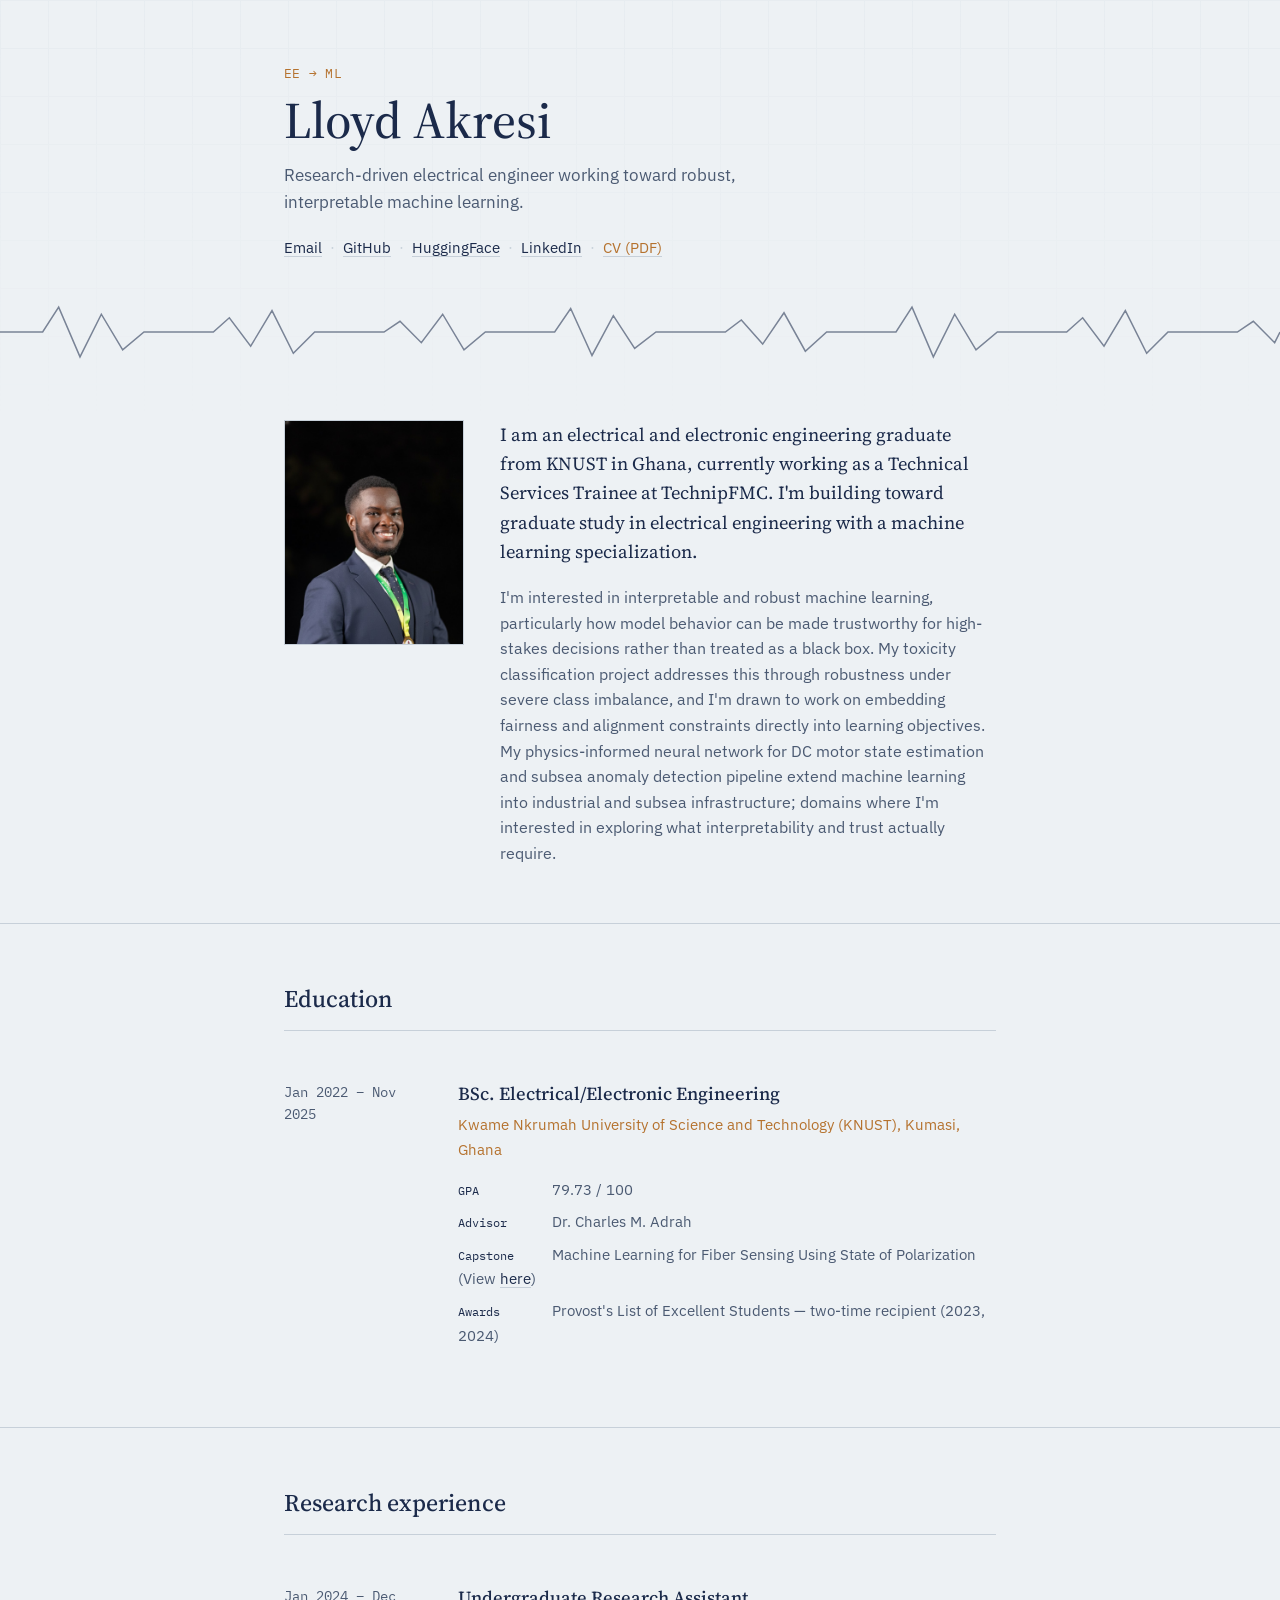
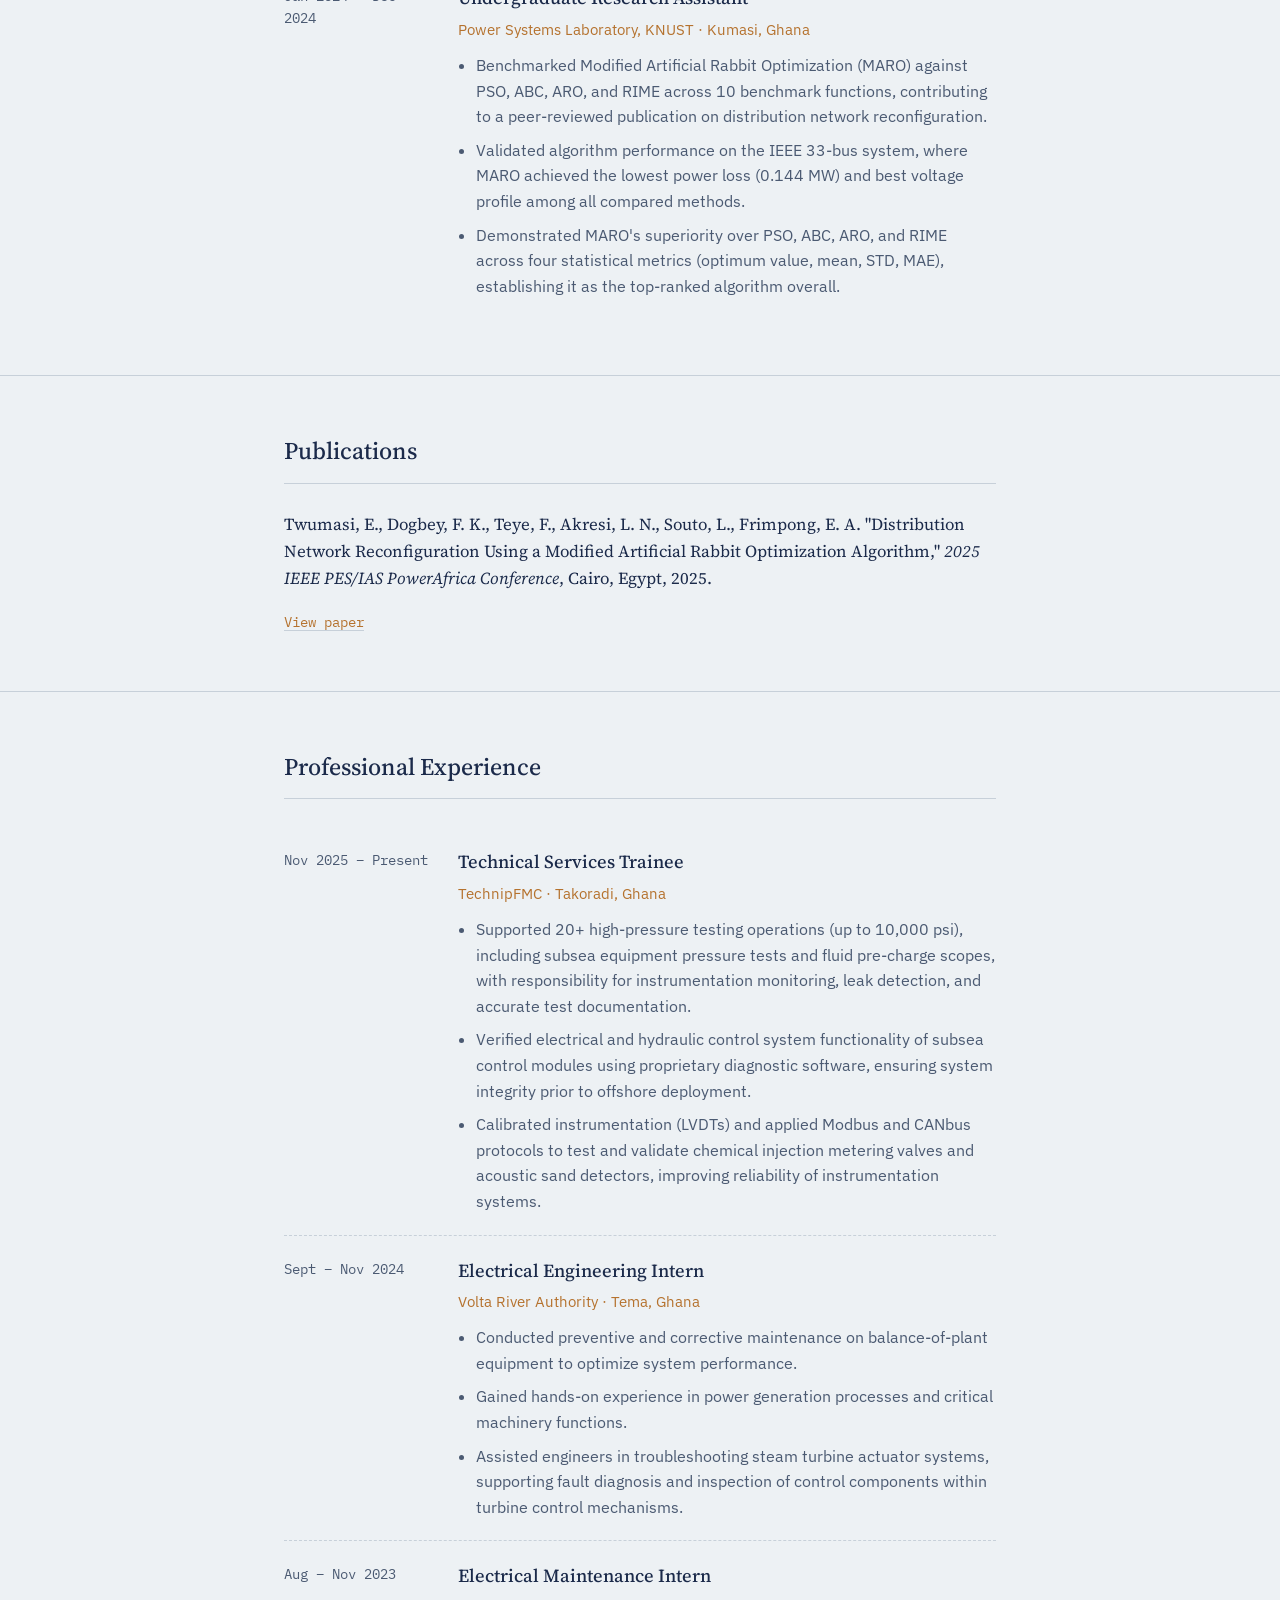
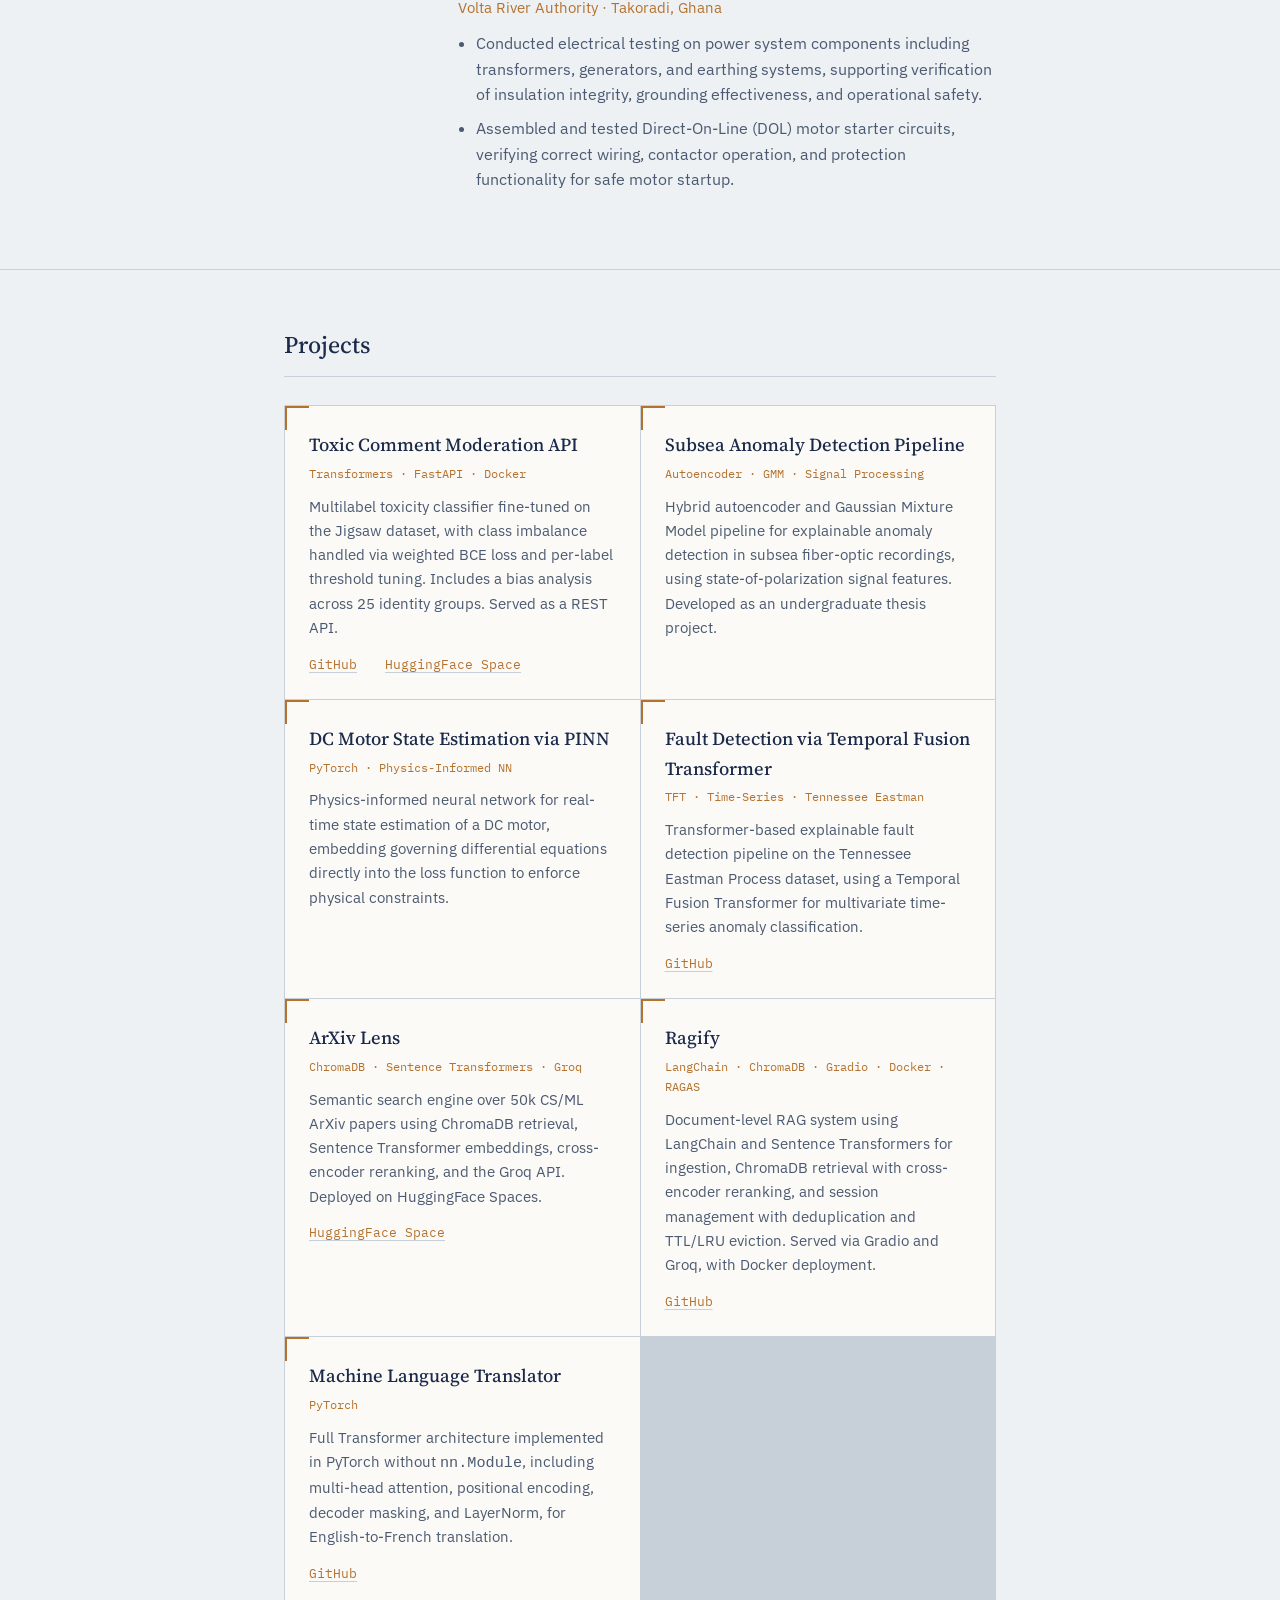
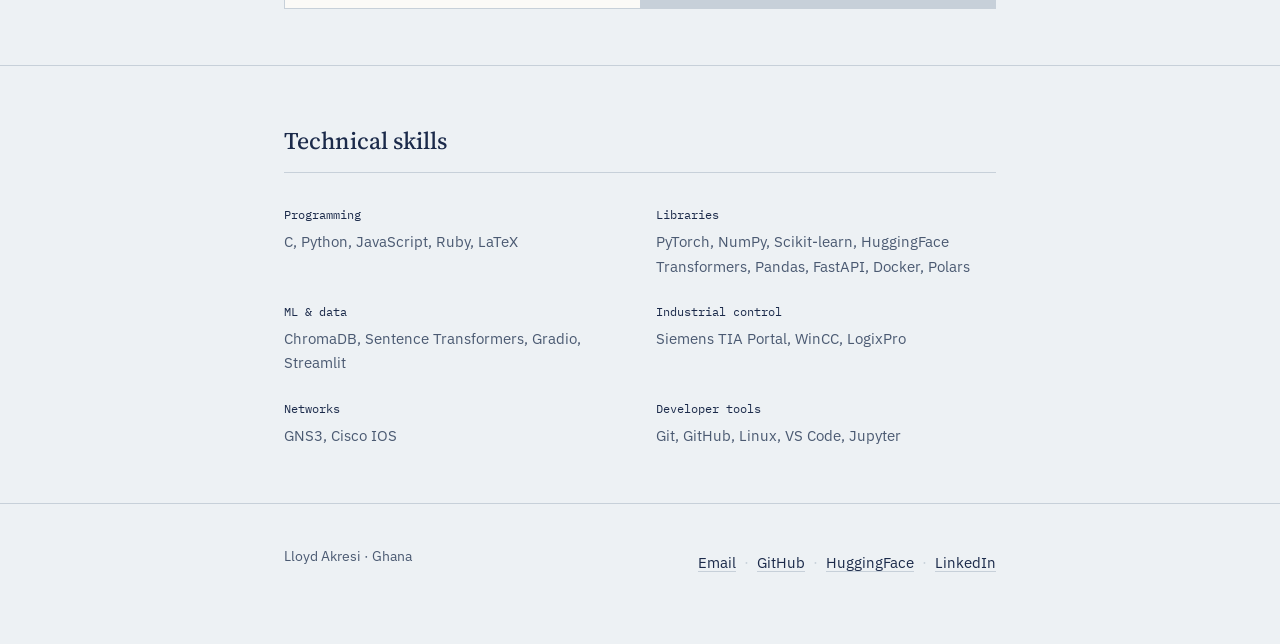
<file: index.html>
<!DOCTYPE html>
<html lang="en">
<head>
<meta charset="UTF-8">
<meta name="viewport" content="width=device-width, initial-scale=1.0">
<title>Lloyd Akresi — Electrical Engineer &amp; ML Researcher</title>
<meta name="description" content="Lloyd Akresi is an electrical and electronic engineer from Ghana building toward machine learning research, with projects spanning NLP, physics-informed models, and industrial anomaly detection.">
<link rel="preconnect" href="https://fonts.googleapis.com">
<link rel="preconnect" href="https://fonts.gstatic.com" crossorigin>
<link href="https://fonts.googleapis.com/css2?family=Source+Serif+4:ital,opsz,wght@0,8..60,400;0,8..60,500;0,8..60,600;1,8..60,400&family=IBM+Plex+Sans:wght@400;500;600&family=IBM+Plex+Mono:wght@400;500&display=swap" rel="stylesheet">
<link rel="stylesheet" href="styles.css">
</head>
<body>

<div class="grid-field" aria-hidden="true"></div>

<header class="site-header">
  <div class="wrap header-inner">
    <div class="header-id">
      <p class="eyebrow-mono">EE → ML</p>
      <h1>Lloyd Akresi</h1>
      <p class="role">Research-driven electrical engineer working toward robust,<br class="br-desktop"> interpretable machine learning.</p>
    </div>
    <nav class="contact-row" aria-label="Contact and profiles">
      <a href="mailto:lloydakresi@gmail.com">Email</a>
      <span class="dot">·</span>
      <a href="https://github.com/lloydakresi" target="_blank" rel="noopener">GitHub</a>
      <span class="dot">·</span>
      <a href="https://huggingface.co/lakresi" target="_blank" rel="noopener">HuggingFace</a>
      <span class="dot">·</span>
      <a href="https://www.linkedin.com/in/lloyd-akresi-4a85b6229/" target="_blank" rel="noopener">LinkedIn</a>
      <span class="dot">·</span>
      <a href="lloyd-akresi-cv.pdf" target="_blank" rel="noopener" class="cv-link">CV (PDF)</a>
    </nav>
  </div>
  <svg class="waveform" viewBox="0 0 1200 90" preserveAspectRatio="none" aria-hidden="true">
    <path d="M0,45 L40,45 L55,10 L75,80 L95,20 L115,70 L135,45 L200,45 L215,25 L235,65 L255,15 L275,75 L295,45 L360,45 L375,30 L395,60 L415,20 L435,70 L455,45 L520,45 L535,12 L555,78 L575,22 L595,68 L615,45 L680,45 L695,28 L715,62 L735,18 L755,72 L775,45 L840,45 L855,10 L875,80 L895,20 L915,70 L935,45 L1000,45 L1015,25 L1035,65 L1055,15 L1075,75 L1095,45 L1160,45 L1175,30 L1195,60 L1200,45" />
  </svg>
</header>

<main>

  <section class="section about" id="about">
    <div class="wrap two-col">
      <div class="photo-col">
        <img src="headshot.jpg" alt="Portrait of Lloyd Akresi" class="headshot">
      </div>
      <div class="text-col">
        <p class="lede">I am an electrical and electronic engineering graduate from KNUST in Ghana, currently working as a Technical Services Trainee at TechnipFMC. I'm building toward graduate study in electrical engineering with a machine learning specialization.</p>
        <p>I'm interested in interpretable and robust machine learning, particularly how model behavior can be made trustworthy for high-stakes decisions rather than treated as a black box. My toxicity classification project addresses this through robustness under severe class imbalance, and I'm drawn to work on embedding fairness and alignment constraints directly into learning objectives. My physics-informed neural network for DC motor state estimation and subsea anomaly detection pipeline extend machine learning into industrial and subsea infrastructure; domains where I'm interested in exploring what interpretability and trust actually require.</p>
      </div>
    </div>
  </section>

  <section class="section" id="education">
    <div class="wrap">
      <h2>Education</h2>
      <div class="record">
        <div class="record-when">
          <span class="mono">Jan 2022 – Nov 2025</span>
        </div>
        <div class="record-what">
          <h3>BSc. Electrical/Electronic Engineering</h3>
          <p class="record-org">Kwame Nkrumah University of Science and Technology (KNUST), Kumasi, Ghana</p>
          <ul class="spec-list">
            <li><span class="spec-label">GPA</span> 79.73 / 100</li>
            <li><span class="spec-label">Advisor</span> Dr. Charles M. Adrah</li>
            <li><span class="spec-label">Capstone</span> Machine Learning for Fiber Sensing Using State of Polarization (View <a href="capstone-project.pdf">here</a>)</li>
            <li><span class="spec-label">Awards</span> Provost's List of Excellent Students — two-time recipient (2023, 2024)</li>
          </ul>
        </div>
      </div>
    </div>
  </section>

  <section class="section" id="research">
    <div class="wrap">
      <h2>Research experience</h2>
      <div class="record">
        <div class="record-when">
          <span class="mono">Jan 2024 – Dec 2024</span>
        </div>
        <div class="record-what">
          <h3>Undergraduate Research Assistant</h3>
          <p class="record-org">Power Systems Laboratory, KNUST · Kumasi, Ghana</p>
          <ul class="bullet-list">
            <li>Benchmarked Modified Artificial Rabbit Optimization (MARO) against PSO, ABC, ARO, and RIME across 10 benchmark functions, contributing to a peer-reviewed publication on distribution network reconfiguration.</li>
            <li>Validated algorithm performance on the IEEE 33-bus system, where MARO achieved the lowest power loss (0.144 MW) and best voltage profile among all compared methods.</li>
            <li>Demonstrated MARO's superiority over PSO, ABC, ARO, and RIME across four statistical metrics (optimum value, mean, STD, MAE), establishing it as the top-ranked algorithm overall.</li>
          </ul>
        </div>
      </div>
    </div>
  </section>

    <section class="section" id="publications">
    <div class="wrap">
      <h2>Publications</h2>
      <div class="pub">
        <p>Twumasi, E., Dogbey, F. K., Teye, F., Akresi, L. N., Souto, L., Frimpong, E. A. "Distribution Network Reconfiguration Using a Modified Artificial Rabbit Optimization Algorithm," <em>2025 IEEE PES/IAS PowerAfrica Conference</em>, Cairo, Egypt, 2025.</p>
        <a href="https://share.google/M59Yxj38LDOzfpp9H" target="_blank" rel="noopener" class="text-link">View paper</a>
      </div>
    </div>
  </section>

  <section class="section" id="experience">
    <div class="wrap">
      <h2>Professional Experience</h2>

      <div class="record">
        <div class="record-when"><span class="mono">Nov 2025 – Present</span></div>
        <div class="record-what">
          <h3>Technical Services Trainee</h3>
          <p class="record-org">TechnipFMC · Takoradi, Ghana</p>
          <ul class="bullet-list">
            <li>Supported 20+ high-pressure testing operations (up to 10,000 psi), including subsea equipment pressure tests and fluid pre-charge scopes, with responsibility for instrumentation monitoring, leak detection, and accurate test documentation.</li>
            <li>Verified electrical and hydraulic control system functionality of subsea control modules using proprietary diagnostic software, ensuring system integrity prior to offshore deployment.</li>
            <li>Calibrated instrumentation (LVDTs) and applied Modbus and CANbus protocols to test and validate chemical injection metering valves and acoustic sand detectors, improving reliability of instrumentation systems.</li>
          </ul>
        </div>
      </div>

      <div class="record">
        <div class="record-when"><span class="mono">Sept – Nov 2024</span></div>
        <div class="record-what">
          <h3>Electrical Engineering Intern</h3>
          <p class="record-org">Volta River Authority · Tema, Ghana</p>
          <ul class="bullet-list">
            <li>Conducted preventive and corrective maintenance on balance-of-plant equipment to optimize system performance.</li>
            <li>Gained hands-on experience in power generation processes and critical machinery functions.</li>
            <li>Assisted engineers in troubleshooting steam turbine actuator systems, supporting fault diagnosis and inspection of control components within turbine control mechanisms.</li>
          </ul>
        </div>
      </div>

      <div class="record">
        <div class="record-when"><span class="mono">Aug – Nov 2023</span></div>
        <div class="record-what">
          <h3>Electrical Maintenance Intern</h3>
          <p class="record-org">Volta River Authority · Takoradi, Ghana</p>
          <ul class="bullet-list">
            <li>Conducted electrical testing on power system components including transformers, generators, and earthing systems, supporting verification of insulation integrity, grounding effectiveness, and operational safety.</li>
            <li>Assembled and tested Direct-On-Line (DOL) motor starter circuits, verifying correct wiring, contactor operation, and protection functionality for safe motor startup.</li>
          </ul>
        </div>
      </div>

    </div>
  </section>



  <section class="section" id="projects">
    <div class="wrap">
      <h2>Projects</h2>
      <div class="project-grid">

        <article class="project">
          <h3>Toxic Comment Moderation API</h3>
          <p class="stack mono">Transformers · FastAPI · Docker </p>
          <p>Multilabel toxicity classifier fine-tuned on the Jigsaw dataset, with class imbalance handled via weighted BCE loss and per-label threshold tuning. Includes a bias analysis across 25 identity groups. Served as a REST API.</p>
          <div class="project-links">
            <a href="https://github.com/lloydakresi/toxic_comment_moderator_api" target="_blank" rel="noopener">GitHub</a>
            <a href="https://huggingface.co/spaces/lakresi/toxic-comment-moderator" target="_blank" rel="noopener">HuggingFace Space</a>
          </div>
        </article>

        <article class="project">
          <h3>Subsea Anomaly Detection Pipeline</h3>
          <p class="stack mono">Autoencoder · GMM · Signal Processing</p>
          <p>Hybrid autoencoder and Gaussian Mixture Model pipeline for explainable anomaly detection in subsea fiber-optic recordings, using state-of-polarization signal features. Developed as an undergraduate thesis project.</p>
        </article>

        <article class="project">
          <h3>DC Motor State Estimation via PINN</h3>
          <p class="stack mono">PyTorch · Physics-Informed NN</p>
          <p>Physics-informed neural network for real-time state estimation of a DC motor, embedding governing differential equations directly into the loss function to enforce physical constraints.</p>
        </article>

        <article class="project">
          <h3>Fault Detection via Temporal Fusion Transformer</h3>
          <p class="stack mono">TFT · Time-Series · Tennessee Eastman</p>
          <p>Transformer-based explainable fault detection pipeline on the Tennessee Eastman Process dataset, using a Temporal Fusion Transformer for multivariate time-series anomaly classification.</p>
          <div class="project-links">
            <a href="https://github.com/lloydakresi/explainable_fault_classification_tep" target="_blank" rel="noopener">GitHub</a>
          </div>
        </article>

        <article class="project">
          <h3>ArXiv Lens</h3>
          <p class="stack mono">ChromaDB · Sentence Transformers · Groq</p>
          <p>Semantic search engine over 50k CS/ML ArXiv papers using ChromaDB retrieval, Sentence Transformer embeddings, cross-encoder reranking, and the Groq API. Deployed on HuggingFace Spaces.</p>
          <div class="project-links">
            <a href="https://huggingface.co/spaces/lakresi/arxiv-lens" target="_blank" rel="noopener">HuggingFace Space</a>
          </div>
        </article>

        <article class="project">
          <h3>Ragify</h3>
          <p class="stack mono">LangChain · ChromaDB · Gradio · Docker · RAGAS</p>
          <p>Document-level RAG system using LangChain and Sentence Transformers for ingestion, ChromaDB retrieval with cross-encoder reranking, and session management with deduplication and TTL/LRU eviction. Served via Gradio and Groq, with Docker deployment.</p>
          <div class="project-links">
            <a href="https://github.com/lloydakresi" target="_blank" rel="noopener">GitHub</a>
          </div>
        </article>

        <article class="project">
          <h3>Machine Language Translator</h3>
          <p class="stack mono">PyTorch</p>
          <p>Full Transformer architecture implemented in PyTorch without <code>nn.Module</code>, including multi-head attention, positional encoding, decoder masking, and LayerNorm, for English-to-French translation.</p>
          <div class="project-links">
            <a href="https://github.com/lloydakresi" target="_blank" rel="noopener">GitHub</a>
          </div>
        </article>

      </div>
    </div>
  </section>

  <section class="section" id="skills">
    <div class="wrap">
      <h2>Technical skills</h2>
      <div class="skills-grid">
        <div class="skill-group">
          <p class="spec-label">Programming</p>
          <p>C, Python, JavaScript, Ruby, LaTeX</p>
        </div>
        <div class="skill-group">
          <p class="spec-label">Libraries</p>
          <p>PyTorch, NumPy, Scikit-learn, HuggingFace Transformers, Pandas, FastAPI, Docker, Polars</p>
        </div>
        <div class="skill-group">
          <p class="spec-label">ML &amp; data</p>
          <p>ChromaDB, Sentence Transformers, Gradio, Streamlit</p>
        </div>
        <div class="skill-group">
          <p class="spec-label">Industrial control</p>
          <p>Siemens TIA Portal, WinCC, LogixPro</p>
        </div>
        <div class="skill-group">
          <p class="spec-label">Networks</p>
          <p>GNS3, Cisco IOS</p>
        </div>
        <div class="skill-group">
          <p class="spec-label">Developer tools</p>
          <p>Git, GitHub, Linux, VS Code, Jupyter</p>
        </div>
      </div>
    </div>
  </section>

</main>

<footer class="site-footer">
  <div class="wrap footer-inner">
    <p>Lloyd Akresi · Ghana</p>
    <nav class="contact-row" aria-label="Contact and profiles">
      <a href="mailto:lloydakresi@gmail.com">Email</a>
      <span class="dot">·</span>
      <a href="https://github.com/lloydakresi" target="_blank" rel="noopener">GitHub</a>
      <span class="dot">·</span>
      <a href="https://huggingface.co/lakresi" target="_blank" rel="noopener">HuggingFace</a>
      <span class="dot">·</span>
      <a href="https://www.linkedin.com/in/lloyd-akresi-4a85b6229/" target="_blank" rel="noopener">LinkedIn</a>
    </nav>
  </div>
</footer>

</body>
</html>
</file>
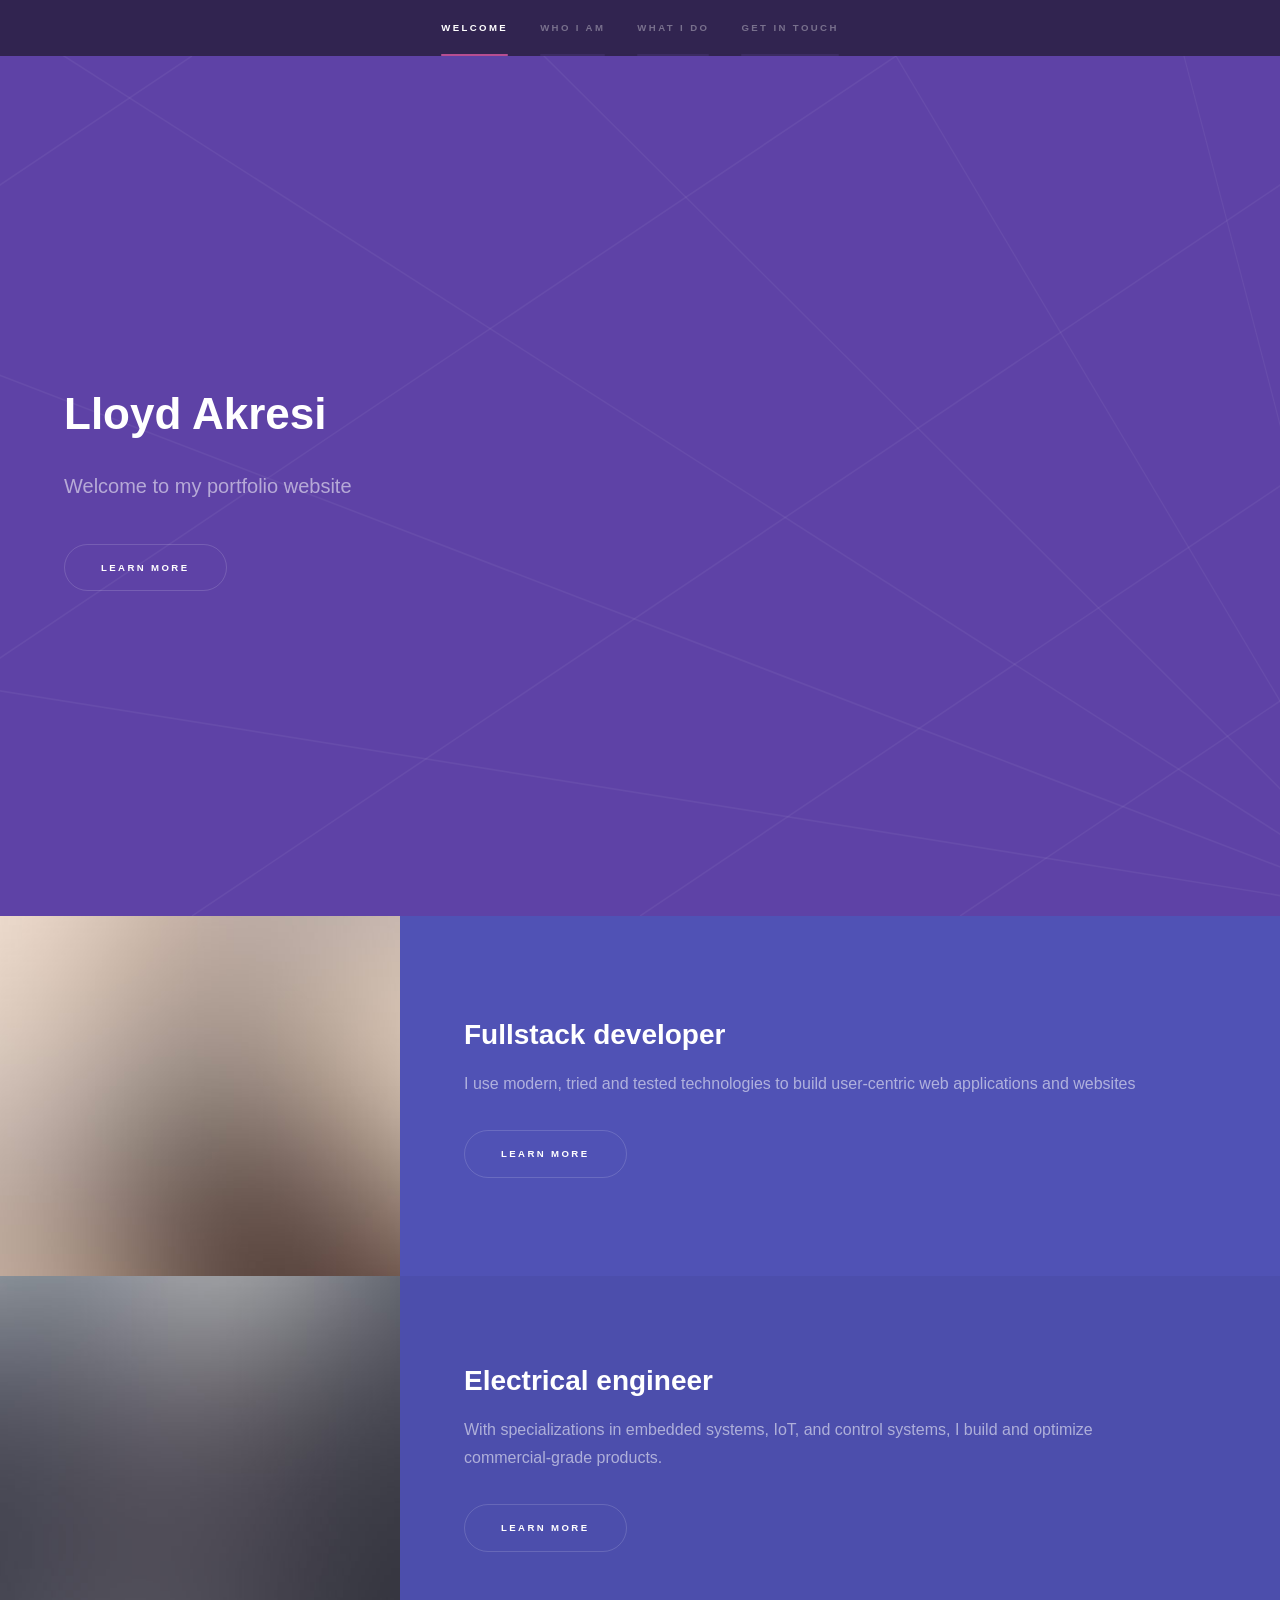
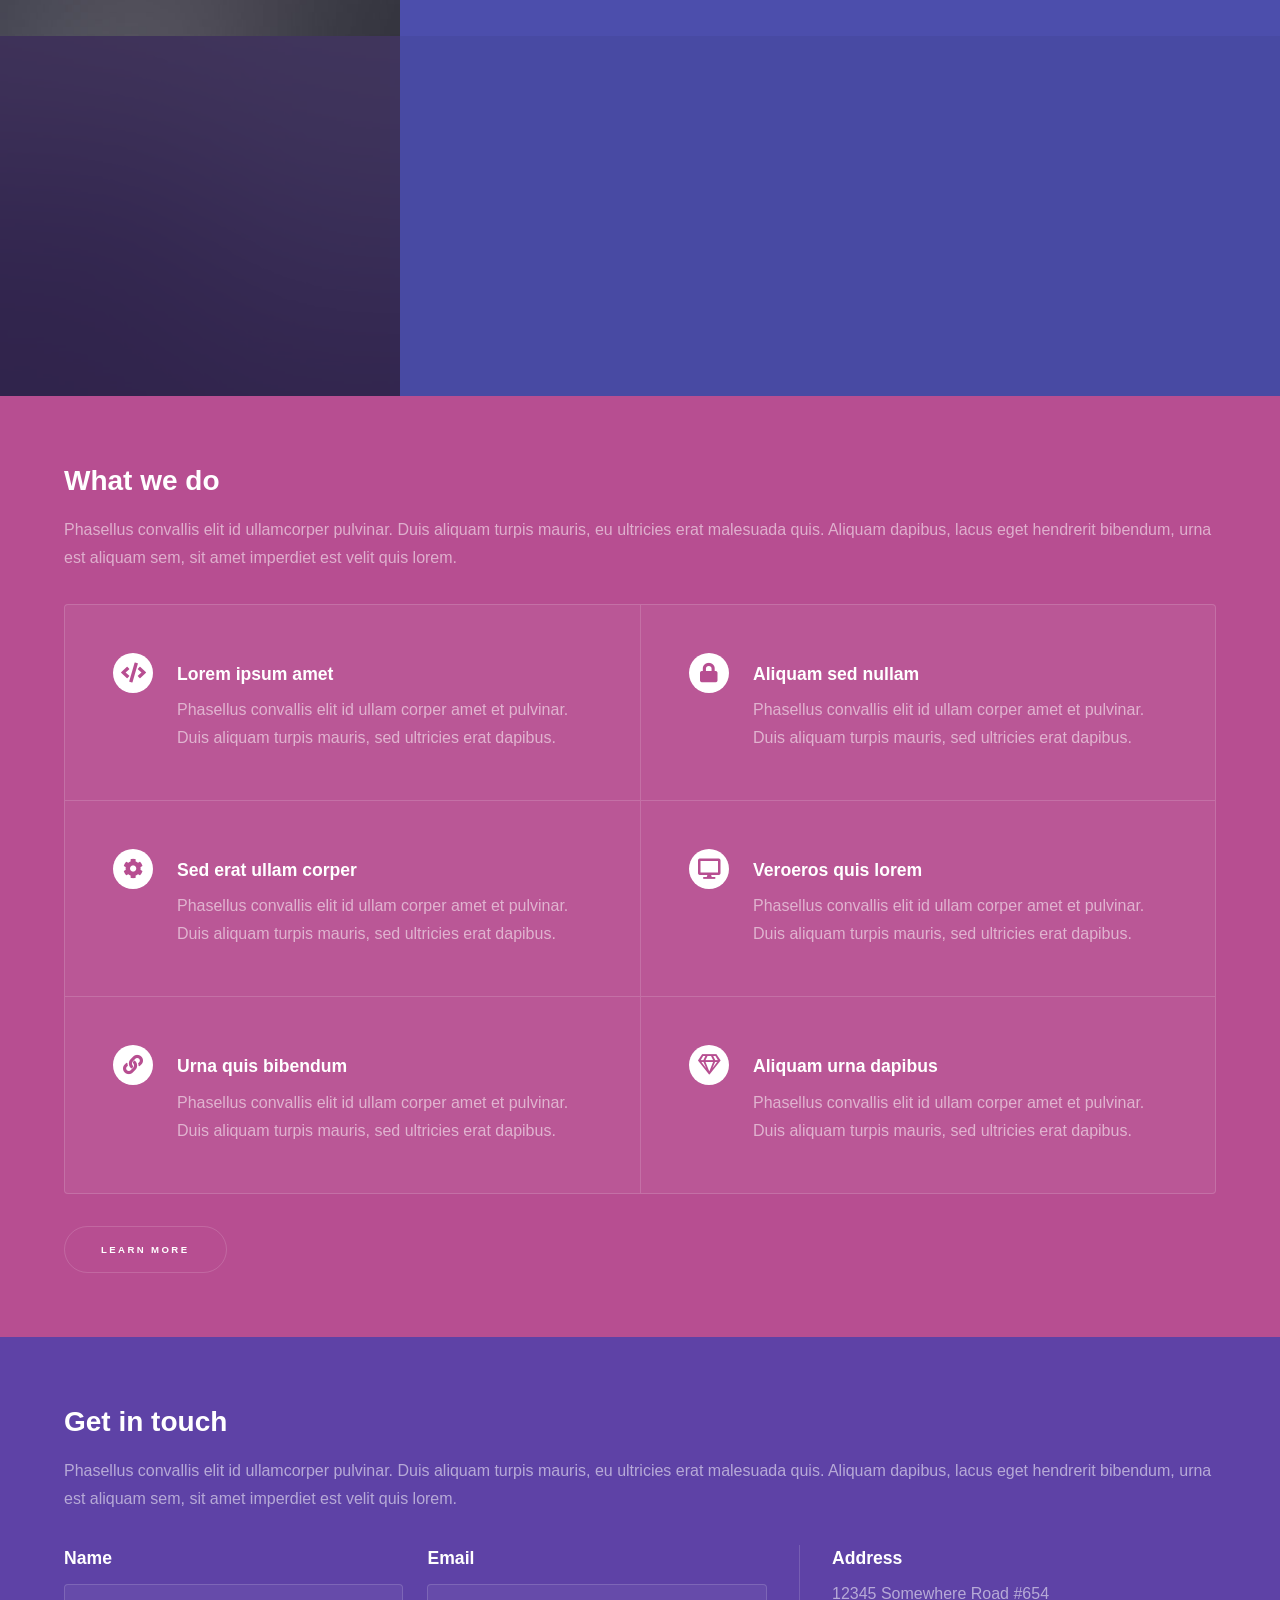
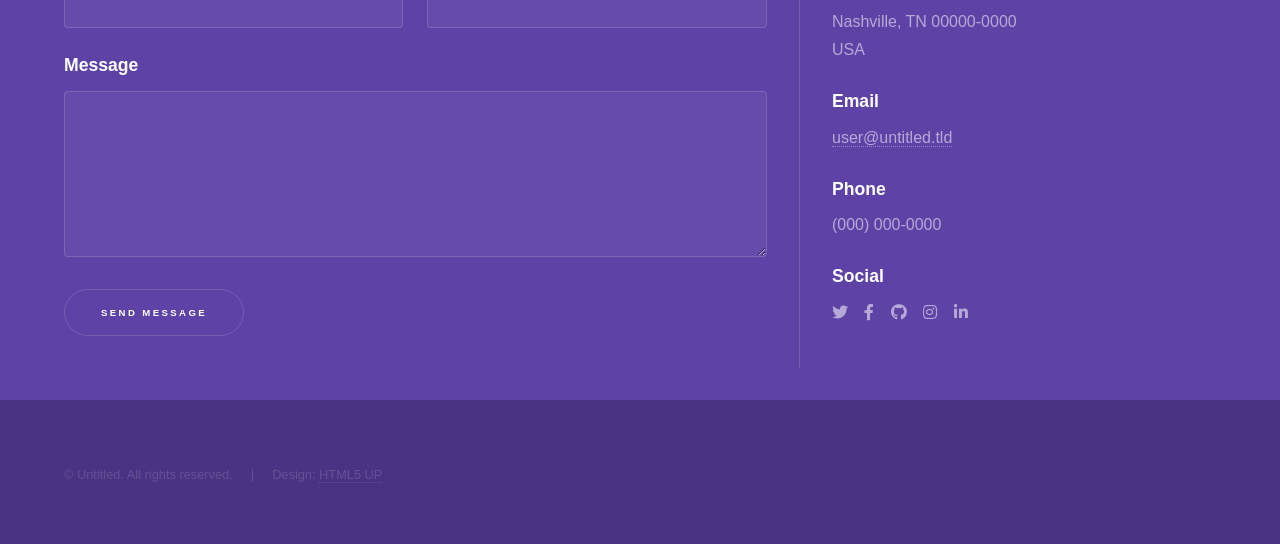
<file: portfolio-1/html5up-hyperspace/index.html>
<!DOCTYPE HTML>
<!--
	Hyperspace by HTML5 UP
	html5up.net | @ajlkn
	Free for personal and commercial use under the CCA 3.0 license (html5up.net/license)
-->
<html>
	<head>
		<title>Lloyd Akresi</title>
		<meta charset="utf-8" />
		<meta name="viewport" content="width=device-width, initial-scale=1, user-scalable=no" />
		<link rel="stylesheet" href="assets/css/main.css" />
		<noscript><link rel="stylesheet" href="assets/css/noscript.css" /></noscript>
	</head>
	<body class="is-preload">

		<!-- Sidebar -->
			<section id="sidebar">
				<div class="inner">
					<nav>
						<ul>
							<li><a href="#intro">Welcome</a></li>
							<li><a href="#one">Who I Am</a></li>
							<li><a href="#two">What I Do</a></li>
							<li><a href="#three">Get in Touch</a></li>
						</ul>
					</nav>
				</div>
			</section>

		<!-- Wrapper -->
			<div id="wrapper">

				<!-- Intro -->
					<section id="intro" class="wrapper style1 fullscreen fade-up">
						<div class="inner">
							<h1>Lloyd Akresi</h1>
							<p>Welcome to my portfolio website</p>
							<ul class="actions">
								<li><a href="#one" class="button scrolly">Learn more</a></li>
							</ul>
						</div>
					</section>

				<!-- One -->
					<section id="one" class="wrapper style2 spotlights">
						<section>
							<a href="#" class="image"><img src="images/pic01.jpg" alt="" data-position="center center" /></a>
							<div class="content">
								<div class="inner">
									<h2>Fullstack developer</h2>
									<p>I use modern, tried and tested technologies to build user-centric web applications and websites</p>
									<ul class="actions">
										<li><a href="generic.html" class="button">Learn more</a></li>
									</ul>
								</div>
							</div>
						</section>
						<section>
							<a href="#" class="image"><img src="images/pic02.jpg" alt="" data-position="top center" /></a>
							<div class="content">
								<div class="inner">
									<h2>Electrical engineer</h2>
									<p>With specializations in embedded systems, IoT, and control systems, I build and optimize commercial-grade products.</p>
									<ul class="actions">
										<li><a href="generic.html" class="button">Learn more</a></li>
									</ul>
								</div>
							</div>
						</section>
						<section>
							<a href="#" class="image"><img src="images/pic03.jpg" alt="" data-position="25% 25%" /></a>
							<div class="content">
								<div class="inner">
									<h2>Machine Learning Engineer</h2>
									<p>I develop and train machine learning models for various purposes from optimizing power systems, to touching up pictures</p>
									<ul class="actions">
										<li><a href="generic.html" class="button">Learn more</a></li>
									</ul>
								</div>
							</div>
						</section>
					</section>

				<!-- Two -->
					<section id="two" class="wrapper style3 fade-up">
						<div class="inner">
							<h2>What we do</h2>
							<p>Phasellus convallis elit id ullamcorper pulvinar. Duis aliquam turpis mauris, eu ultricies erat malesuada quis. Aliquam dapibus, lacus eget hendrerit bibendum, urna est aliquam sem, sit amet imperdiet est velit quis lorem.</p>
							<div class="features">
								<section>
									<span class="icon solid major fa-code"></span>
									<h3>Lorem ipsum amet</h3>
									<p>Phasellus convallis elit id ullam corper amet et pulvinar. Duis aliquam turpis mauris, sed ultricies erat dapibus.</p>
								</section>
								<section>
									<span class="icon solid major fa-lock"></span>
									<h3>Aliquam sed nullam</h3>
									<p>Phasellus convallis elit id ullam corper amet et pulvinar. Duis aliquam turpis mauris, sed ultricies erat dapibus.</p>
								</section>
								<section>
									<span class="icon solid major fa-cog"></span>
									<h3>Sed erat ullam corper</h3>
									<p>Phasellus convallis elit id ullam corper amet et pulvinar. Duis aliquam turpis mauris, sed ultricies erat dapibus.</p>
								</section>
								<section>
									<span class="icon solid major fa-desktop"></span>
									<h3>Veroeros quis lorem</h3>
									<p>Phasellus convallis elit id ullam corper amet et pulvinar. Duis aliquam turpis mauris, sed ultricies erat dapibus.</p>
								</section>
								<section>
									<span class="icon solid major fa-link"></span>
									<h3>Urna quis bibendum</h3>
									<p>Phasellus convallis elit id ullam corper amet et pulvinar. Duis aliquam turpis mauris, sed ultricies erat dapibus.</p>
								</section>
								<section>
									<span class="icon major fa-gem"></span>
									<h3>Aliquam urna dapibus</h3>
									<p>Phasellus convallis elit id ullam corper amet et pulvinar. Duis aliquam turpis mauris, sed ultricies erat dapibus.</p>
								</section>
							</div>
							<ul class="actions">
								<li><a href="generic.html" class="button">Learn more</a></li>
							</ul>
						</div>
					</section>

				<!-- Three -->
					<section id="three" class="wrapper style1 fade-up">
						<div class="inner">
							<h2>Get in touch</h2>
							<p>Phasellus convallis elit id ullamcorper pulvinar. Duis aliquam turpis mauris, eu ultricies erat malesuada quis. Aliquam dapibus, lacus eget hendrerit bibendum, urna est aliquam sem, sit amet imperdiet est velit quis lorem.</p>
							<div class="split style1">
								<section>
									<form method="post" action="#">
										<div class="fields">
											<div class="field half">
												<label for="name">Name</label>
												<input type="text" name="name" id="name" />
											</div>
											<div class="field half">
												<label for="email">Email</label>
												<input type="text" name="email" id="email" />
											</div>
											<div class="field">
												<label for="message">Message</label>
												<textarea name="message" id="message" rows="5"></textarea>
											</div>
										</div>
										<ul class="actions">
											<li><a href="" class="button submit">Send Message</a></li>
										</ul>
									</form>
								</section>
								<section>
									<ul class="contact">
										<li>
											<h3>Address</h3>
											<span>12345 Somewhere Road #654<br />
											Nashville, TN 00000-0000<br />
											USA</span>
										</li>
										<li>
											<h3>Email</h3>
											<a href="#">user@untitled.tld</a>
										</li>
										<li>
											<h3>Phone</h3>
											<span>(000) 000-0000</span>
										</li>
										<li>
											<h3>Social</h3>
											<ul class="icons">
												<li><a href="#" class="icon brands fa-twitter"><span class="label">Twitter</span></a></li>
												<li><a href="#" class="icon brands fa-facebook-f"><span class="label">Facebook</span></a></li>
												<li><a href="#" class="icon brands fa-github"><span class="label">GitHub</span></a></li>
												<li><a href="#" class="icon brands fa-instagram"><span class="label">Instagram</span></a></li>
												<li><a href="#" class="icon brands fa-linkedin-in"><span class="label">LinkedIn</span></a></li>
											</ul>
										</li>
									</ul>
								</section>
							</div>
						</div>
					</section>

			</div>

		<!-- Footer -->
			<footer id="footer" class="wrapper style1-alt">
				<div class="inner">
					<ul class="menu">
						<li>&copy; Untitled. All rights reserved.</li><li>Design: <a href="http://html5up.net">HTML5 UP</a></li>
					</ul>
				</div>
			</footer>

		<!-- Scripts -->
			<script src="assets/js/jquery.min.js"></script>
			<script src="assets/js/jquery.scrollex.min.js"></script>
			<script src="assets/js/jquery.scrolly.min.js"></script>
			<script src="assets/js/browser.min.js"></script>
			<script src="assets/js/breakpoints.min.js"></script>
			<script src="assets/js/util.js"></script>
			<script src="assets/js/main.js"></script>

	</body>
</html>
</file>
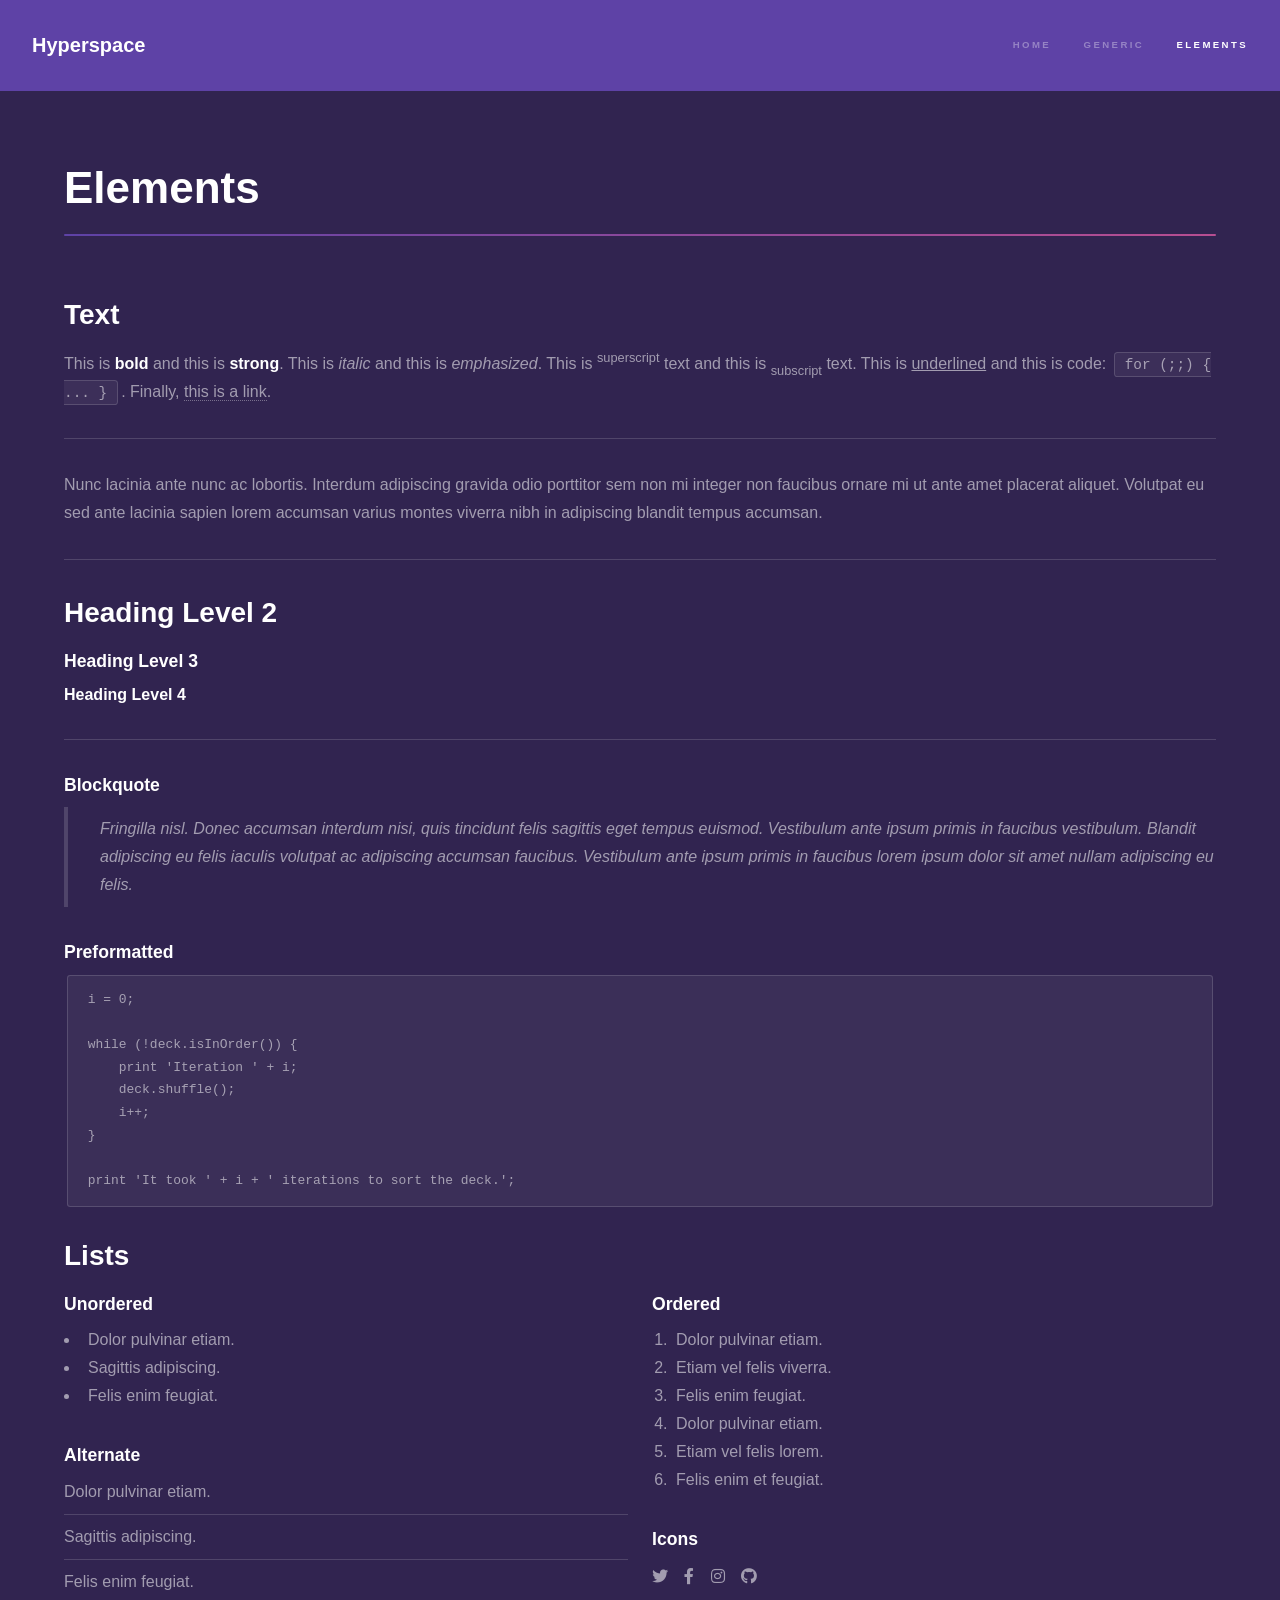
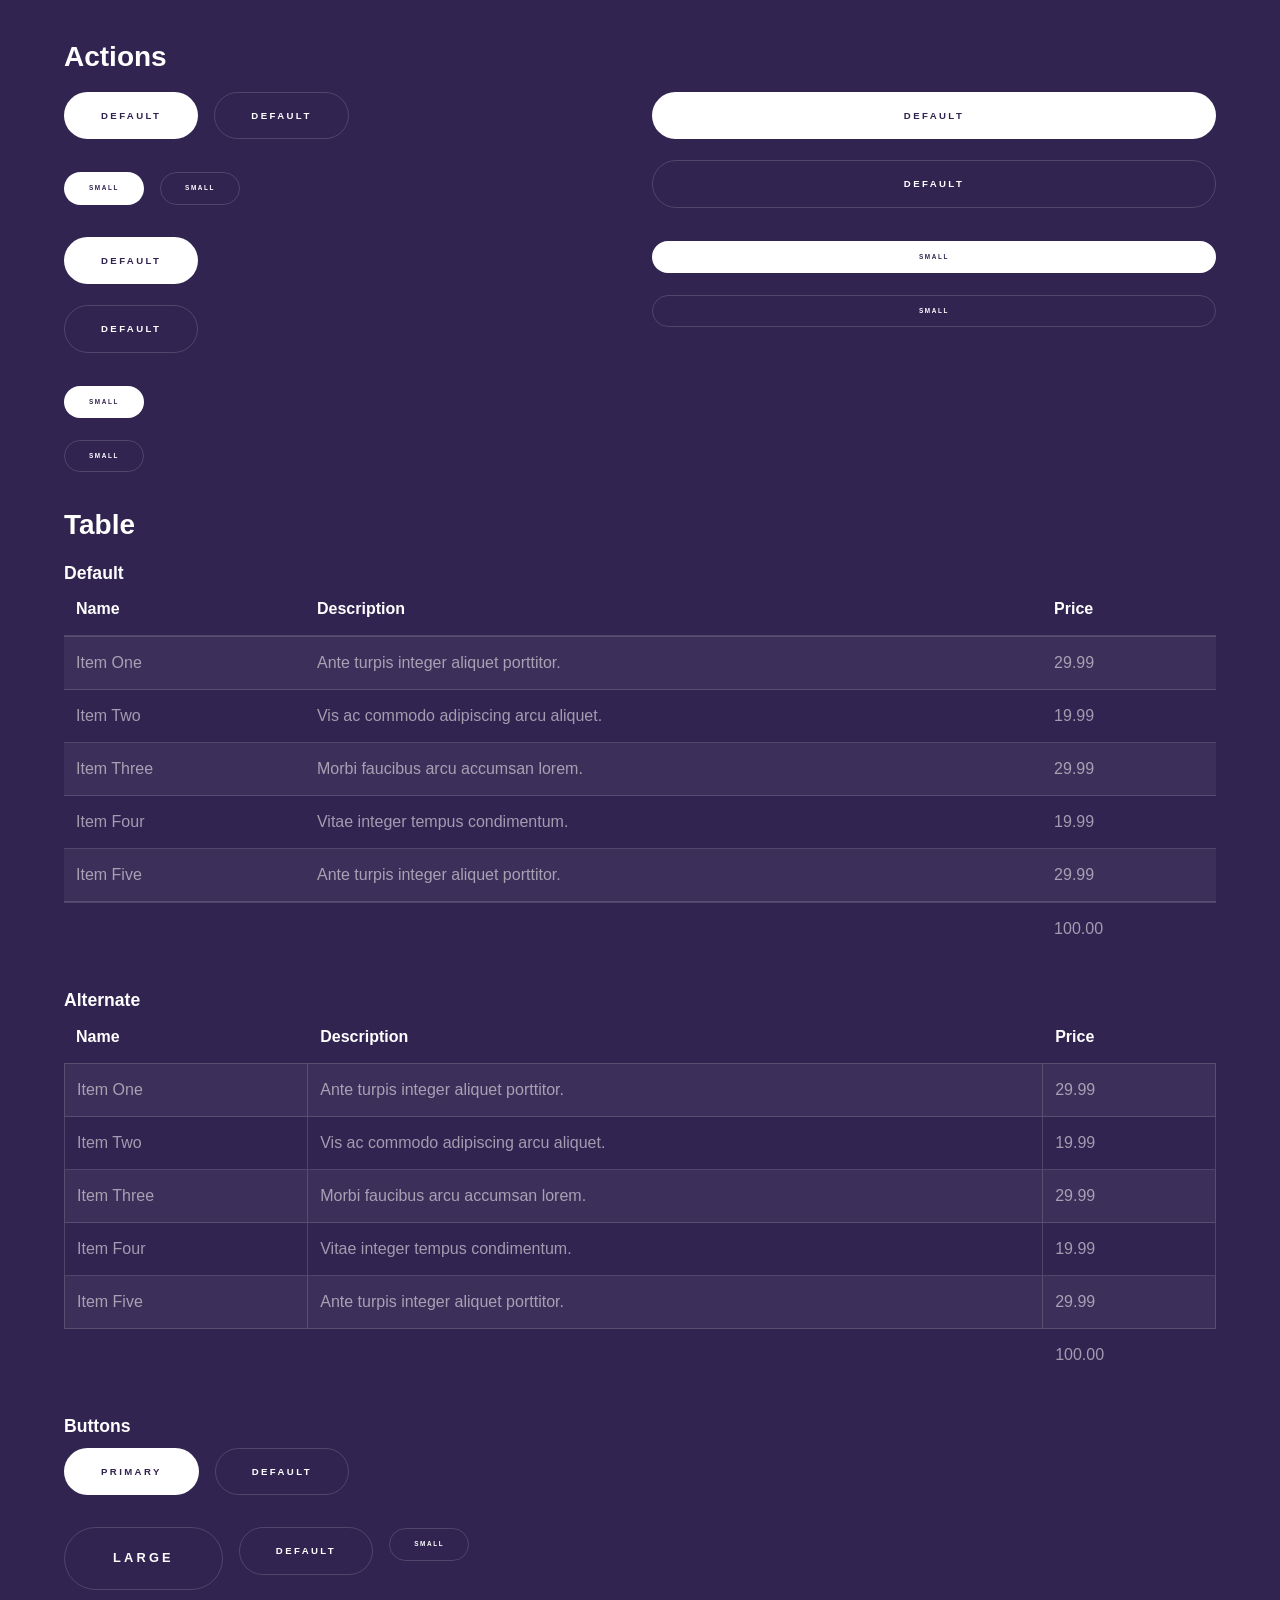
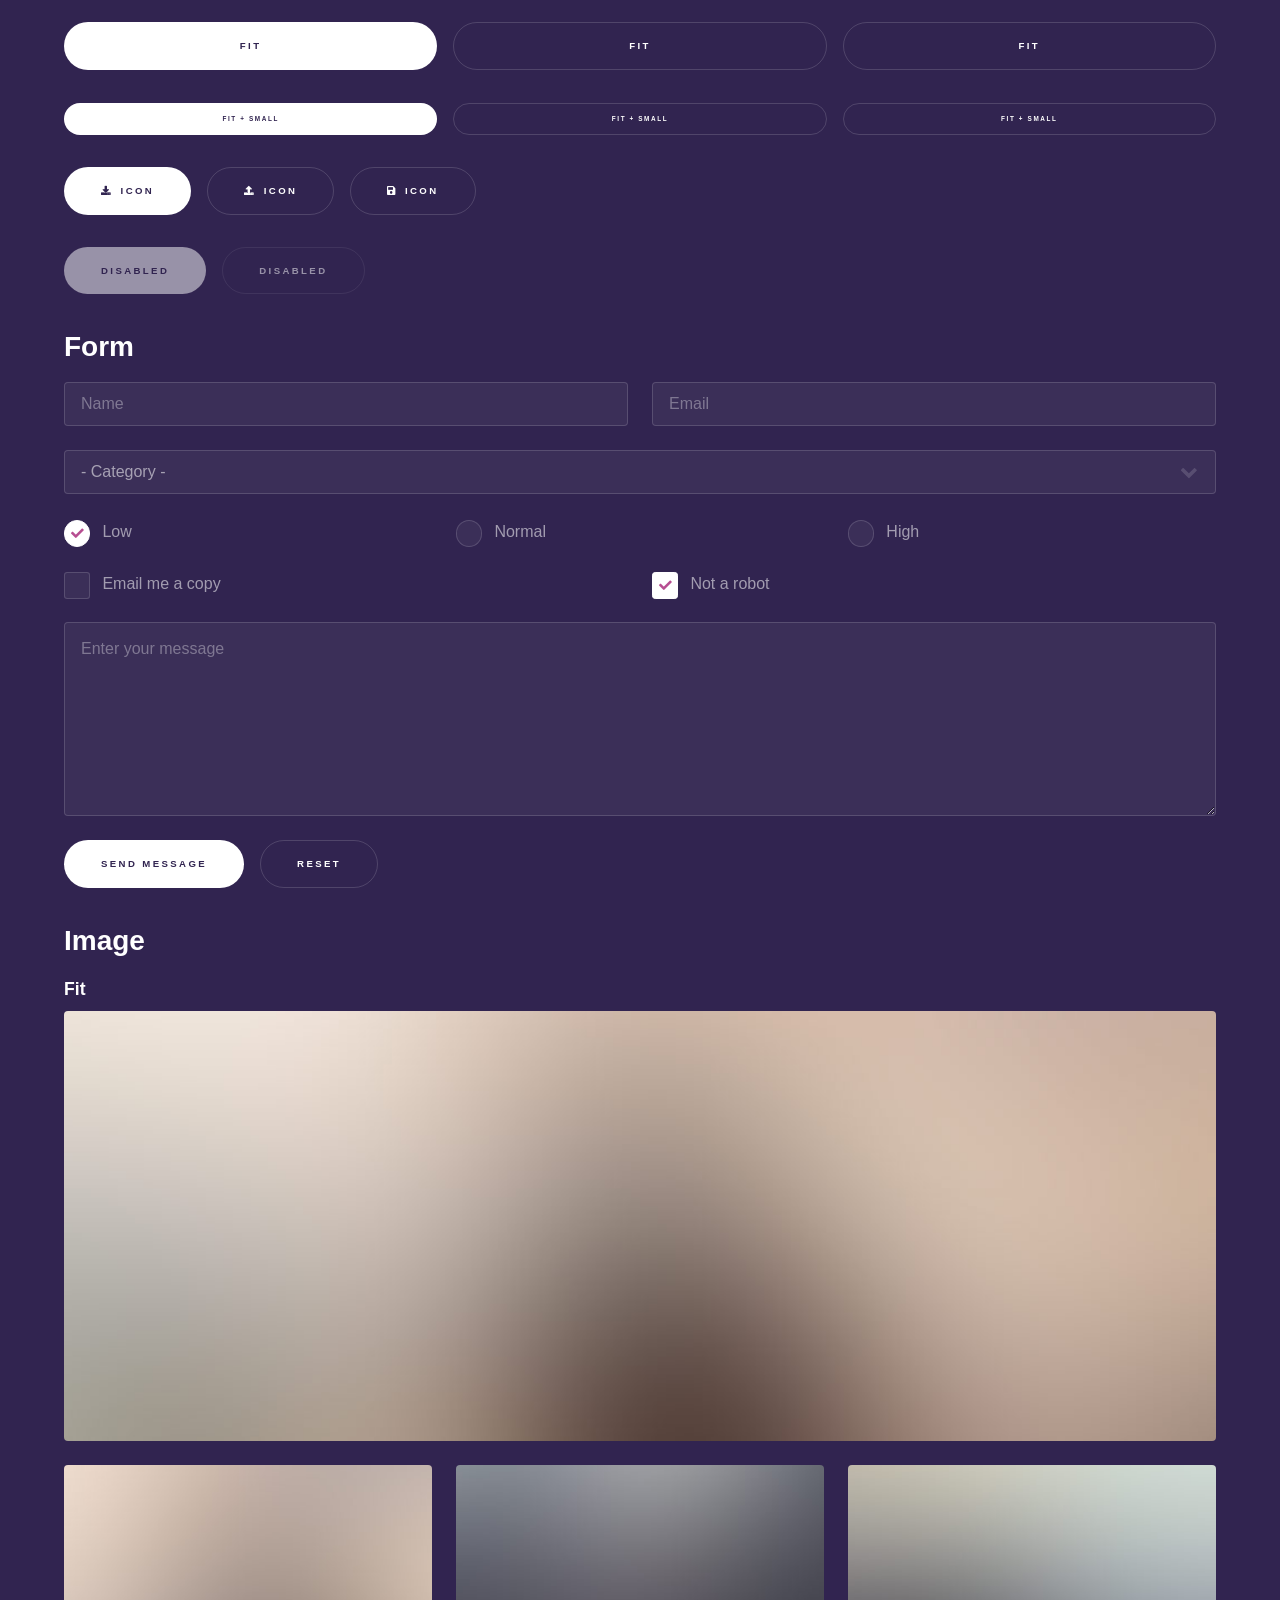
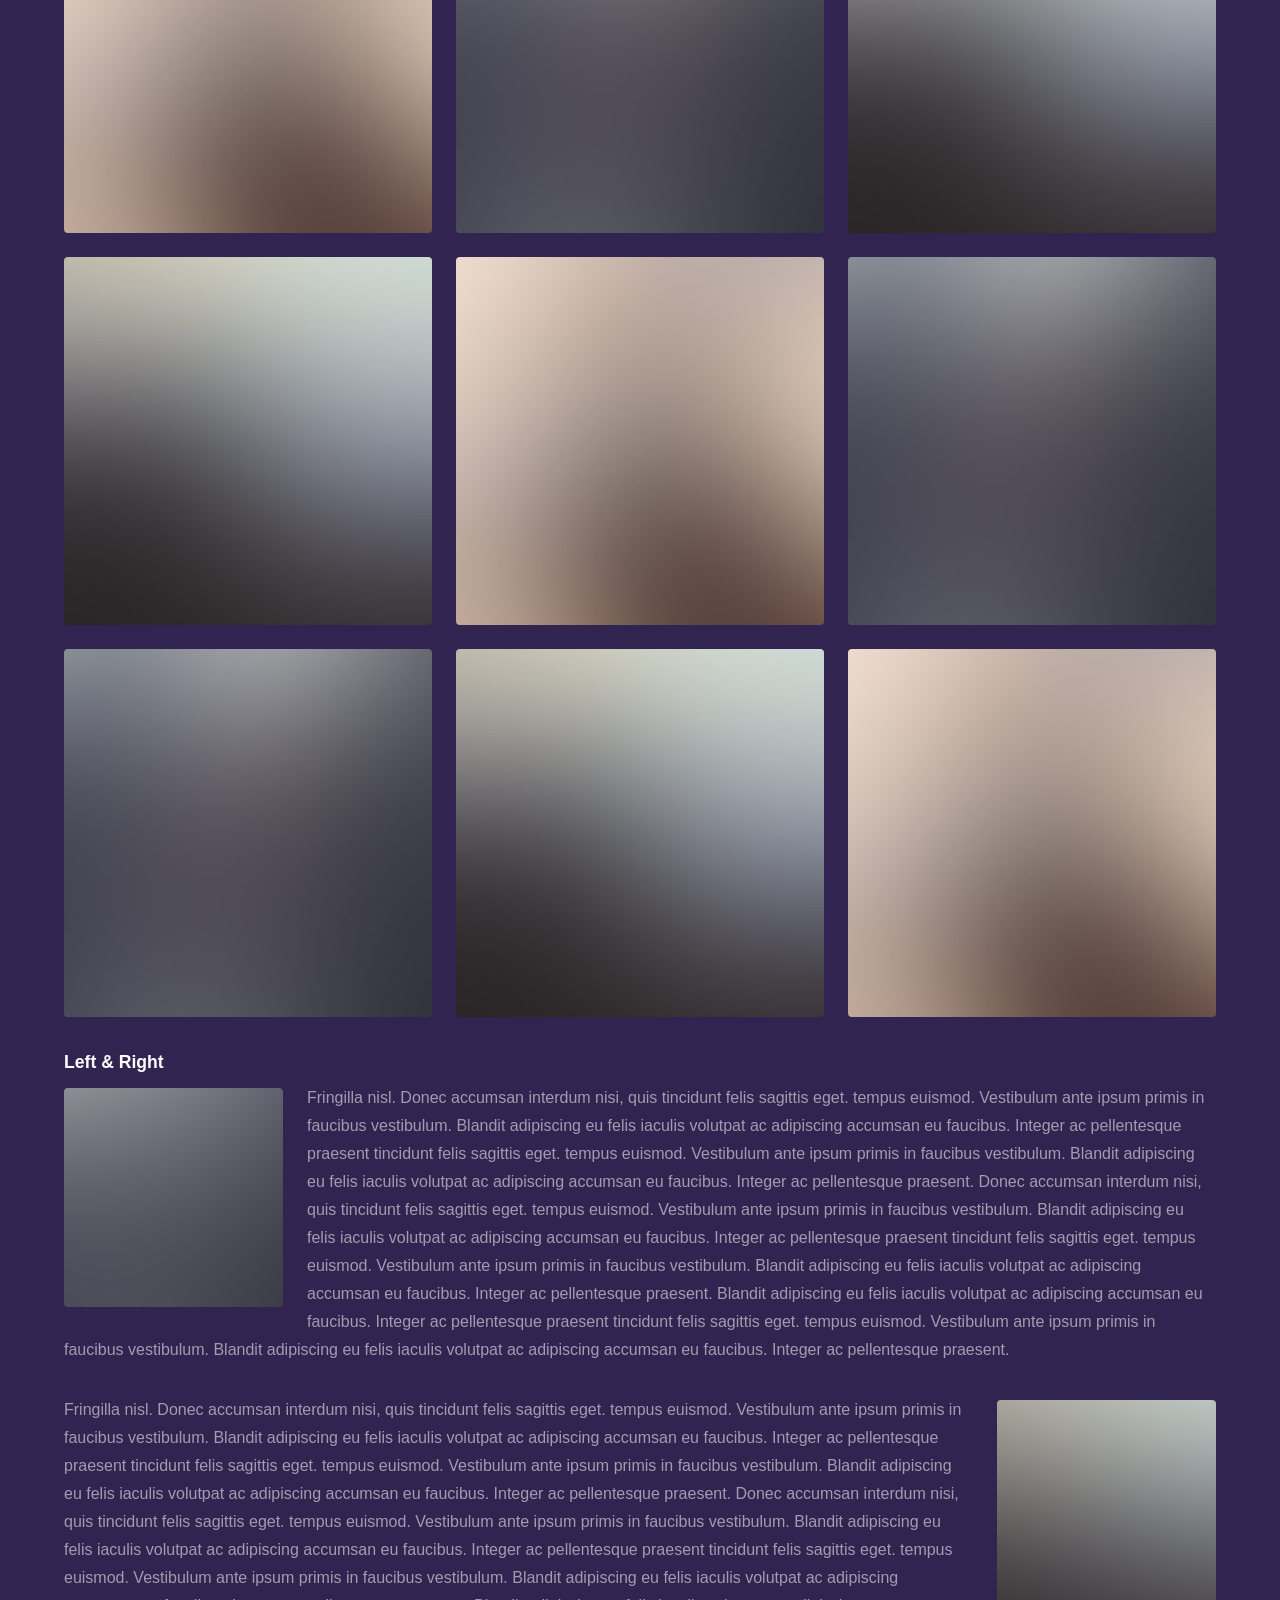
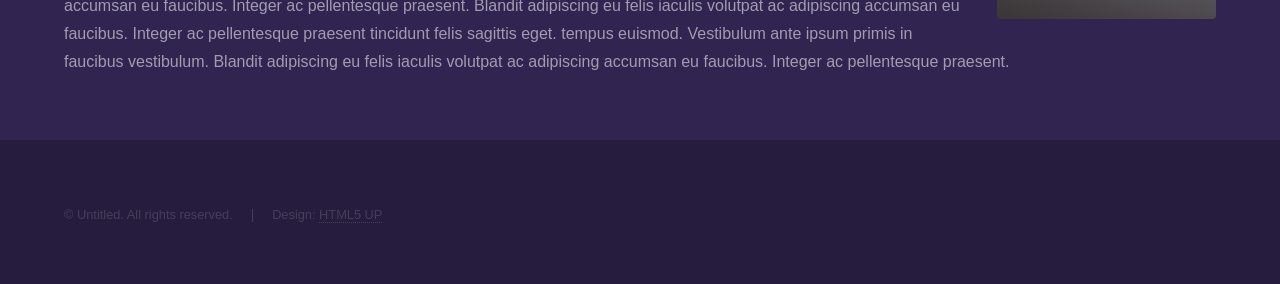
<file: elements.html>
<!DOCTYPE HTML>
<!--
	Hyperspace by HTML5 UP
	html5up.net | @ajlkn
	Free for personal and commercial use under the CCA 3.0 license (html5up.net/license)
-->
<html>
	<head>
		<title>Elements - Hyperspace by HTML5 UP</title>
		<meta charset="utf-8" />
		<meta name="viewport" content="width=device-width, initial-scale=1, user-scalable=no" />
		<link rel="stylesheet" href="assets/css/main.css" />
		<noscript><link rel="stylesheet" href="assets/css/noscript.css" /></noscript>
	</head>
	<body class="is-preload">

		<!-- Header -->
			<header id="header">
				<a href="index.html" class="title">Hyperspace</a>
				<nav>
					<ul>
						<li><a href="index.html">Home</a></li>
						<li><a href="generic.html">Generic</a></li>
						<li><a href="elements.html"  class="active">Elements</a></li>
					</ul>
				</nav>
			</header>

		<!-- Wrapper -->
			<div id="wrapper">

				<!-- Main -->
					<section id="main" class="wrapper">
						<div class="inner">
							<h1 class="major">Elements</h1>

							<!-- Text -->
								<section>
									<h2>Text</h2>
									<p>This is <b>bold</b> and this is <strong>strong</strong>. This is <i>italic</i> and this is <em>emphasized</em>.
									This is <sup>superscript</sup> text and this is <sub>subscript</sub> text.
									This is <u>underlined</u> and this is code: <code>for (;;) { ... }</code>. Finally, <a href="#">this is a link</a>.</p>
									<hr />
									<p>Nunc lacinia ante nunc ac lobortis. Interdum adipiscing gravida odio porttitor sem non mi integer non faucibus ornare mi ut ante amet placerat aliquet. Volutpat eu sed ante lacinia sapien lorem accumsan varius montes viverra nibh in adipiscing blandit tempus accumsan.</p>
									<hr />
									<h2>Heading Level 2</h2>
									<h3>Heading Level 3</h3>
									<h4>Heading Level 4</h4>
									<hr />
									<h3>Blockquote</h3>
									<blockquote>Fringilla nisl. Donec accumsan interdum nisi, quis tincidunt felis sagittis eget tempus euismod. Vestibulum ante ipsum primis in faucibus vestibulum. Blandit adipiscing eu felis iaculis volutpat ac adipiscing accumsan faucibus. Vestibulum ante ipsum primis in faucibus lorem ipsum dolor sit amet nullam adipiscing eu felis.</blockquote>
									<h3>Preformatted</h3>
									<pre><code>i = 0;

while (!deck.isInOrder()) {
    print 'Iteration ' + i;
    deck.shuffle();
    i++;
}

print 'It took ' + i + ' iterations to sort the deck.';</code></pre>
								</section>

							<!-- Lists -->
								<section>
									<h2>Lists</h2>
									<div class="row">
										<div class="col-6 col-12-medium">
											<h3>Unordered</h3>
											<ul>
												<li>Dolor pulvinar etiam.</li>
												<li>Sagittis adipiscing.</li>
												<li>Felis enim feugiat.</li>
											</ul>
											<h3>Alternate</h3>
											<ul class="alt">
												<li>Dolor pulvinar etiam.</li>
												<li>Sagittis adipiscing.</li>
												<li>Felis enim feugiat.</li>
											</ul>
										</div>
										<div class="col-6 col-12-medium">
											<h3>Ordered</h3>
											<ol>
												<li>Dolor pulvinar etiam.</li>
												<li>Etiam vel felis viverra.</li>
												<li>Felis enim feugiat.</li>
												<li>Dolor pulvinar etiam.</li>
												<li>Etiam vel felis lorem.</li>
												<li>Felis enim et feugiat.</li>
											</ol>
											<h3>Icons</h3>
											<ul class="icons">
												<li><a href="#" class="icon brands fa-twitter"><span class="label">Twitter</span></a></li>
												<li><a href="#" class="icon brands fa-facebook-f"><span class="label">Facebook</span></a></li>
												<li><a href="#" class="icon brands fa-instagram"><span class="label">Instagram</span></a></li>
												<li><a href="#" class="icon brands fa-github"><span class="label">Github</span></a></li>
											</ul>
										</div>
									</div>
									<h2>Actions</h2>
									<div class="row">
										<div class="col-6 col-12-medium">
											<ul class="actions">
												<li><a href="#" class="button primary">Default</a></li>
												<li><a href="#" class="button">Default</a></li>
											</ul>
											<ul class="actions small">
												<li><a href="#" class="button primary small">Small</a></li>
												<li><a href="#" class="button small">Small</a></li>
											</ul>
											<ul class="actions stacked">
												<li><a href="#" class="button primary">Default</a></li>
												<li><a href="#" class="button">Default</a></li>
											</ul>
											<ul class="actions stacked">
												<li><a href="#" class="button primary small">Small</a></li>
												<li><a href="#" class="button small">Small</a></li>
											</ul>
										</div>
										<div class="col-6 col-12-medium">
											<ul class="actions stacked">
												<li><a href="#" class="button primary fit">Default</a></li>
												<li><a href="#" class="button fit">Default</a></li>
											</ul>
											<ul class="actions stacked">
												<li><a href="#" class="button primary small fit">Small</a></li>
												<li><a href="#" class="button small fit">Small</a></li>
											</ul>
										</div>
									</div>
								</section>

							<!-- Table -->
								<section>
									<h2>Table</h2>
									<h3>Default</h3>
									<div class="table-wrapper">
										<table>
											<thead>
												<tr>
													<th>Name</th>
													<th>Description</th>
													<th>Price</th>
												</tr>
											</thead>
											<tbody>
												<tr>
													<td>Item One</td>
													<td>Ante turpis integer aliquet porttitor.</td>
													<td>29.99</td>
												</tr>
												<tr>
													<td>Item Two</td>
													<td>Vis ac commodo adipiscing arcu aliquet.</td>
													<td>19.99</td>
												</tr>
												<tr>
													<td>Item Three</td>
													<td> Morbi faucibus arcu accumsan lorem.</td>
													<td>29.99</td>
												</tr>
												<tr>
													<td>Item Four</td>
													<td>Vitae integer tempus condimentum.</td>
													<td>19.99</td>
												</tr>
												<tr>
													<td>Item Five</td>
													<td>Ante turpis integer aliquet porttitor.</td>
													<td>29.99</td>
												</tr>
											</tbody>
											<tfoot>
												<tr>
													<td colspan="2"></td>
													<td>100.00</td>
												</tr>
											</tfoot>
										</table>
									</div>

									<h3>Alternate</h3>
									<div class="table-wrapper">
										<table class="alt">
											<thead>
												<tr>
													<th>Name</th>
													<th>Description</th>
													<th>Price</th>
												</tr>
											</thead>
											<tbody>
												<tr>
													<td>Item One</td>
													<td>Ante turpis integer aliquet porttitor.</td>
													<td>29.99</td>
												</tr>
												<tr>
													<td>Item Two</td>
													<td>Vis ac commodo adipiscing arcu aliquet.</td>
													<td>19.99</td>
												</tr>
												<tr>
													<td>Item Three</td>
													<td> Morbi faucibus arcu accumsan lorem.</td>
													<td>29.99</td>
												</tr>
												<tr>
													<td>Item Four</td>
													<td>Vitae integer tempus condimentum.</td>
													<td>19.99</td>
												</tr>
												<tr>
													<td>Item Five</td>
													<td>Ante turpis integer aliquet porttitor.</td>
													<td>29.99</td>
												</tr>
											</tbody>
											<tfoot>
												<tr>
													<td colspan="2"></td>
													<td>100.00</td>
												</tr>
											</tfoot>
										</table>
									</div>
								</section>

							<!-- Buttons -->
								<section>
									<h3>Buttons</h3>
									<ul class="actions">
										<li><a href="#" class="button primary">Primary</a></li>
										<li><a href="#" class="button">Default</a></li>
									</ul>
									<ul class="actions">
										<li><a href="#" class="button large">Large</a></li>
										<li><a href="#" class="button">Default</a></li>
										<li><a href="#" class="button small">Small</a></li>
									</ul>
									<ul class="actions fit">
										<li><a href="#" class="button primary fit">Fit</a></li>
										<li><a href="#" class="button fit">Fit</a></li>
										<li><a href="#" class="button fit">Fit</a></li>
									</ul>
									<ul class="actions fit small">
										<li><a href="#" class="button primary fit small">Fit + Small</a></li>
										<li><a href="#" class="button fit small">Fit + Small</a></li>
										<li><a href="#" class="button fit small">Fit + Small</a></li>
									</ul>
									<ul class="actions">
										<li><a href="#" class="button primary icon solid fa-download">Icon</a></li>
										<li><a href="#" class="button icon solid fa-upload">Icon</a></li>
										<li><a href="#" class="button icon solid fa-save">Icon</a></li>
									</ul>
									<ul class="actions">
										<li><span class="button primary disabled">Disabled</span></li>
										<li><span class="button disabled">Disabled</span></li>
									</ul>
								</section>

							<!-- Form -->
								<section>
									<h2>Form</h2>
									<form method="post" action="#">
										<div class="row gtr-uniform">
											<div class="col-6 col-12-xsmall">
												<input type="text" name="demo-name" id="demo-name" value="" placeholder="Name" />
											</div>
											<div class="col-6 col-12-xsmall">
												<input type="email" name="demo-email" id="demo-email" value="" placeholder="Email" />
											</div>
											<div class="col-12">
												<select name="demo-category" id="demo-category">
													<option value="">- Category -</option>
													<option value="1">Manufacturing</option>
													<option value="1">Shipping</option>
													<option value="1">Administration</option>
													<option value="1">Human Resources</option>
												</select>
											</div>
											<div class="col-4 col-12-small">
												<input type="radio" id="demo-priority-low" name="demo-priority" checked>
												<label for="demo-priority-low">Low</label>
											</div>
											<div class="col-4 col-12-small">
												<input type="radio" id="demo-priority-normal" name="demo-priority">
												<label for="demo-priority-normal">Normal</label>
											</div>
											<div class="col-4 col-12-small">
												<input type="radio" id="demo-priority-high" name="demo-priority">
												<label for="demo-priority-high">High</label>
											</div>
											<div class="col-6 col-12-small">
												<input type="checkbox" id="demo-copy" name="demo-copy">
												<label for="demo-copy">Email me a copy</label>
											</div>
											<div class="col-6 col-12-small">
												<input type="checkbox" id="demo-human" name="demo-human" checked>
												<label for="demo-human">Not a robot</label>
											</div>
											<div class="col-12">
												<textarea name="demo-message" id="demo-message" placeholder="Enter your message" rows="6"></textarea>
											</div>
											<div class="col-12">
												<ul class="actions">
													<li><input type="submit" value="Send Message" class="primary" /></li>
													<li><input type="reset" value="Reset" /></li>
												</ul>
											</div>
										</div>
									</form>
								</section>

							<!-- Image -->
								<section>
									<h2>Image</h2>
									<h3>Fit</h3>
									<div class="box alt">
										<div class="row gtr-uniform">
											<div class="col-12"><span class="image fit"><img src="images/pic04.jpg" alt="" /></span></div>
											<div class="col-4"><span class="image fit"><img src="images/pic01.jpg" alt="" /></span></div>
											<div class="col-4"><span class="image fit"><img src="images/pic02.jpg" alt="" /></span></div>
											<div class="col-4"><span class="image fit"><img src="images/pic03.jpg" alt="" /></span></div>
											<div class="col-4"><span class="image fit"><img src="images/pic03.jpg" alt="" /></span></div>
											<div class="col-4"><span class="image fit"><img src="images/pic01.jpg" alt="" /></span></div>
											<div class="col-4"><span class="image fit"><img src="images/pic02.jpg" alt="" /></span></div>
											<div class="col-4"><span class="image fit"><img src="images/pic02.jpg" alt="" /></span></div>
											<div class="col-4"><span class="image fit"><img src="images/pic03.jpg" alt="" /></span></div>
											<div class="col-4"><span class="image fit"><img src="images/pic01.jpg" alt="" /></span></div>
										</div>
									</div>
									<h3>Left &amp; Right</h3>
									<p><span class="image left"><img src="images/pic05.jpg" alt="" /></span>Fringilla nisl. Donec accumsan interdum nisi, quis tincidunt felis sagittis eget. tempus euismod. Vestibulum ante ipsum primis in faucibus vestibulum. Blandit adipiscing eu felis iaculis volutpat ac adipiscing accumsan eu faucibus. Integer ac pellentesque praesent tincidunt felis sagittis eget. tempus euismod. Vestibulum ante ipsum primis in faucibus vestibulum. Blandit adipiscing eu felis iaculis volutpat ac adipiscing accumsan eu faucibus. Integer ac pellentesque praesent. Donec accumsan interdum nisi, quis tincidunt felis sagittis eget. tempus euismod. Vestibulum ante ipsum primis in faucibus vestibulum. Blandit adipiscing eu felis iaculis volutpat ac adipiscing accumsan eu faucibus. Integer ac pellentesque praesent tincidunt felis sagittis eget. tempus euismod. Vestibulum ante ipsum primis in faucibus vestibulum. Blandit adipiscing eu felis iaculis volutpat ac adipiscing accumsan eu faucibus. Integer ac pellentesque praesent. Blandit adipiscing eu felis iaculis volutpat ac adipiscing accumsan eu faucibus. Integer ac pellentesque praesent tincidunt felis sagittis eget. tempus euismod. Vestibulum ante ipsum primis in faucibus vestibulum. Blandit adipiscing eu felis iaculis volutpat ac adipiscing accumsan eu faucibus. Integer ac pellentesque praesent.</p>
									<p><span class="image right"><img src="images/pic06.jpg" alt="" /></span>Fringilla nisl. Donec accumsan interdum nisi, quis tincidunt felis sagittis eget. tempus euismod. Vestibulum ante ipsum primis in faucibus vestibulum. Blandit adipiscing eu felis iaculis volutpat ac adipiscing accumsan eu faucibus. Integer ac pellentesque praesent tincidunt felis sagittis eget. tempus euismod. Vestibulum ante ipsum primis in faucibus vestibulum. Blandit adipiscing eu felis iaculis volutpat ac adipiscing accumsan eu faucibus. Integer ac pellentesque praesent. Donec accumsan interdum nisi, quis tincidunt felis sagittis eget. tempus euismod. Vestibulum ante ipsum primis in faucibus vestibulum. Blandit adipiscing eu felis iaculis volutpat ac adipiscing accumsan eu faucibus. Integer ac pellentesque praesent tincidunt felis sagittis eget. tempus euismod. Vestibulum ante ipsum primis in faucibus vestibulum. Blandit adipiscing eu felis iaculis volutpat ac adipiscing accumsan eu faucibus. Integer ac pellentesque praesent. Blandit adipiscing eu felis iaculis volutpat ac adipiscing accumsan eu faucibus. Integer ac pellentesque praesent tincidunt felis sagittis eget. tempus euismod. Vestibulum ante ipsum primis in faucibus vestibulum. Blandit adipiscing eu felis iaculis volutpat ac adipiscing accumsan eu faucibus. Integer ac pellentesque praesent.</p>
								</section>

						</div>
					</section>

			</div>

		<!-- Footer -->
			<footer id="footer" class="wrapper alt">
				<div class="inner">
					<ul class="menu">
						<li>&copy; Untitled. All rights reserved.</li><li>Design: <a href="http://html5up.net">HTML5 UP</a></li>
					</ul>
				</div>
			</footer>

		<!-- Scripts -->
			<script src="assets/js/jquery.min.js"></script>
			<script src="assets/js/jquery.scrollex.min.js"></script>
			<script src="assets/js/jquery.scrolly.min.js"></script>
			<script src="assets/js/browser.min.js"></script>
			<script src="assets/js/breakpoints.min.js"></script>
			<script src="assets/js/util.js"></script>
			<script src="assets/js/main.js"></script>

	</body>
</html>
</file>
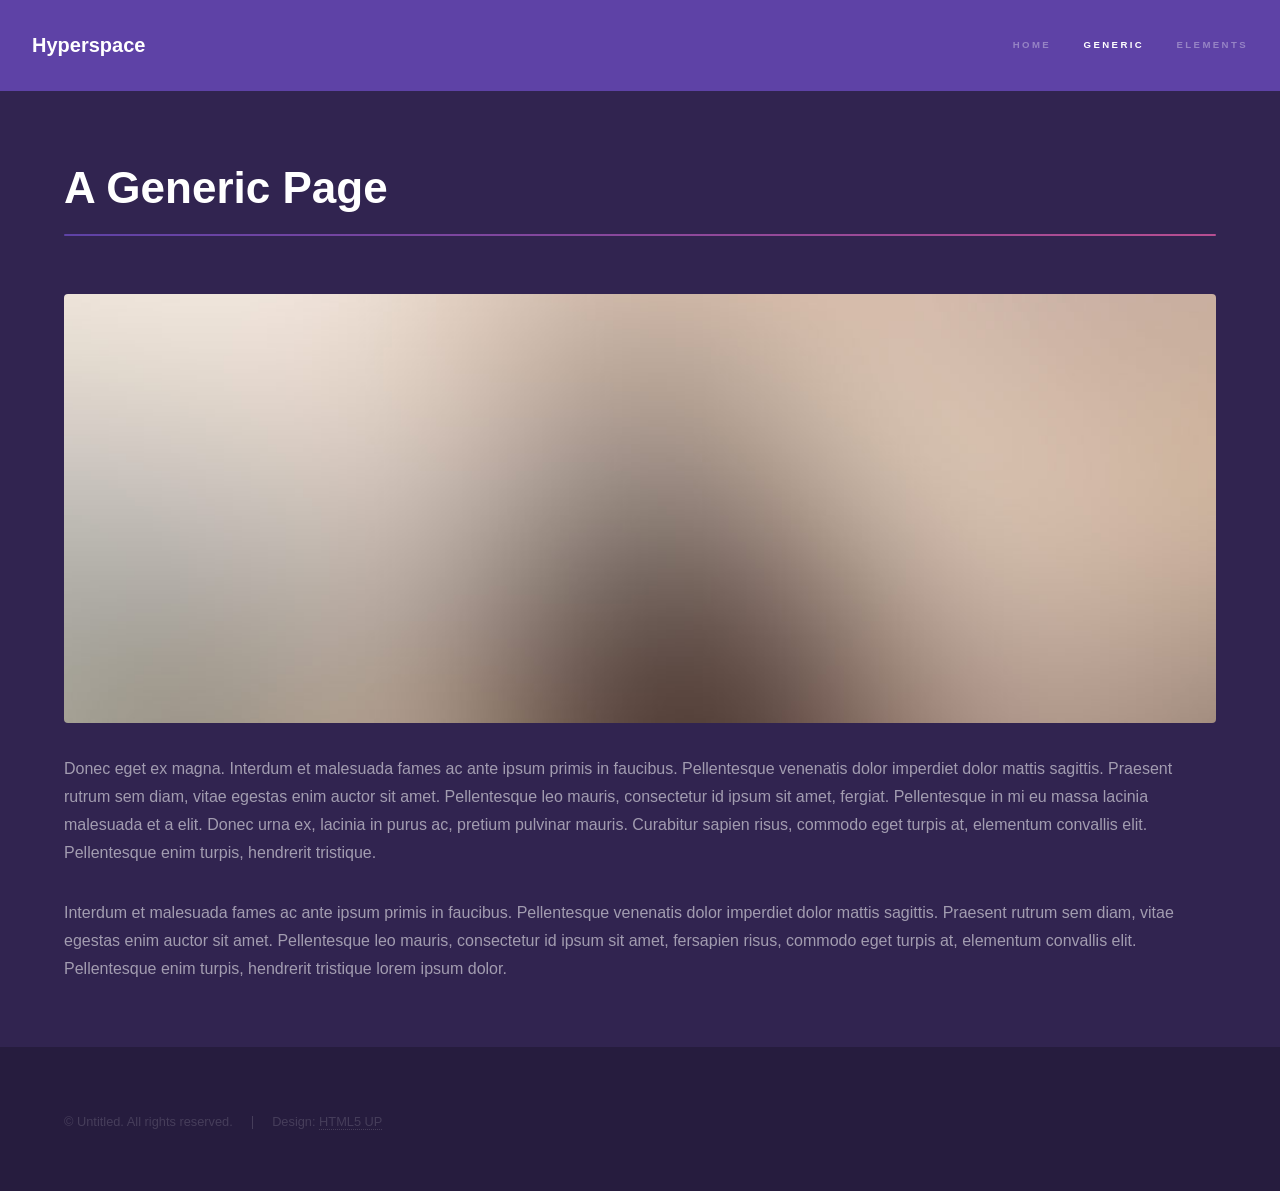
<file: generic.html>
<!DOCTYPE HTML>
<!--
	Hyperspace by HTML5 UP
	html5up.net | @ajlkn
	Free for personal and commercial use under the CCA 3.0 license (html5up.net/license)
-->
<html>
	<head>
		<title>Generic - Hyperspace by HTML5 UP</title>
		<meta charset="utf-8" />
		<meta name="viewport" content="width=device-width, initial-scale=1, user-scalable=no" />
		<link rel="stylesheet" href="assets/css/main.css" />
		<noscript><link rel="stylesheet" href="assets/css/noscript.css" /></noscript>
	</head>
	<body class="is-preload">

		<!-- Header -->
			<header id="header">
				<a href="index.html" class="title">Hyperspace</a>
				<nav>
					<ul>
						<li><a href="index.html">Home</a></li>
						<li><a href="generic.html" class="active">Generic</a></li>
						<li><a href="elements.html">Elements</a></li>
					</ul>
				</nav>
			</header>

		<!-- Wrapper -->
			<div id="wrapper">

				<!-- Main -->
					<section id="main" class="wrapper">
						<div class="inner">
							<h1 class="major">A Generic Page</h1>
							<span class="image fit"><img src="images/pic04.jpg" alt="" /></span>
							<p>Donec eget ex magna. Interdum et malesuada fames ac ante ipsum primis in faucibus. Pellentesque venenatis dolor imperdiet dolor mattis sagittis. Praesent rutrum sem diam, vitae egestas enim auctor sit amet. Pellentesque leo mauris, consectetur id ipsum sit amet, fergiat. Pellentesque in mi eu massa lacinia malesuada et a elit. Donec urna ex, lacinia in purus ac, pretium pulvinar mauris. Curabitur sapien risus, commodo eget turpis at, elementum convallis elit. Pellentesque enim turpis, hendrerit tristique.</p>
							<p>Interdum et malesuada fames ac ante ipsum primis in faucibus. Pellentesque venenatis dolor imperdiet dolor mattis sagittis. Praesent rutrum sem diam, vitae egestas enim auctor sit amet. Pellentesque leo mauris, consectetur id ipsum sit amet, fersapien risus, commodo eget turpis at, elementum convallis elit. Pellentesque enim turpis, hendrerit tristique lorem ipsum dolor.</p>
						</div>
					</section>

			</div>

		<!-- Footer -->
			<footer id="footer" class="wrapper alt">
				<div class="inner">
					<ul class="menu">
						<li>&copy; Untitled. All rights reserved.</li><li>Design: <a href="http://html5up.net">HTML5 UP</a></li>
					</ul>
				</div>
			</footer>

		<!-- Scripts -->
			<script src="assets/js/jquery.min.js"></script>
			<script src="assets/js/jquery.scrollex.min.js"></script>
			<script src="assets/js/jquery.scrolly.min.js"></script>
			<script src="assets/js/browser.min.js"></script>
			<script src="assets/js/breakpoints.min.js"></script>
			<script src="assets/js/util.js"></script>
			<script src="assets/js/main.js"></script>

	</body>
</html>
</file>
<file: styles.css>
:root {
  --bg: #EDF1F4;
  --bg-panel: #FBFAF7;
  --ink: #1B2A4A;
  --ink-soft: #4B5A72;
  --accent: #B5722E;
  --line: #C7D0D9;
  --line-soft: #DCE3E9;
  --max-width: 760px;

  --font-serif: 'Source Serif 4', Georgia, serif;
  --font-sans: 'IBM Plex Sans', -apple-system, BlinkMacSystemFont, sans-serif;
  --font-mono: 'IBM Plex Mono', 'SFMono-Regular', Menlo, monospace;
}

* { box-sizing: border-box; }

html {
  scroll-behavior: smooth;
}

@media (prefers-reduced-motion: reduce) {
  html { scroll-behavior: auto; }
  * { animation-duration: 0.001ms !important; transition-duration: 0.001ms !important; }
}

body {
  margin: 0;
  background: var(--bg);
  color: var(--ink);
  font-family: var(--font-sans);
  font-size: 16px;
  line-height: 1.6;
  -webkit-font-smoothing: antialiased;
}

.wrap {
  max-width: var(--max-width);
  margin: 0 auto;
  padding: 0 24px;
}

a {
  color: var(--ink);
  text-decoration-color: var(--line);
  text-underline-offset: 3px;
}
a:hover { color: var(--accent); text-decoration-color: var(--accent); }
a:focus-visible, button:focus-visible {
  outline: 2px solid var(--accent);
  outline-offset: 3px;
}

.mono { font-family: var(--font-mono); }

h1, h2, h3 {
  font-family: var(--font-serif);
  font-weight: 500;
  color: var(--ink);
  margin: 0;
}

h2 {
  font-size: 1.5rem;
  margin-bottom: 28px;
  padding-bottom: 12px;
  border-bottom: 1px solid var(--line);
}

h3 {
  font-size: 1.15rem;
  margin-bottom: 4px;
}

p { margin: 0 0 1em; }
p:last-child { margin-bottom: 0; }

/* Background grid field — subtle blueprint texture */
.grid-field {
  position: fixed;
  inset: 0;
  z-index: -1;
  background-image:
    linear-gradient(var(--line-soft) 1px, transparent 1px),
    linear-gradient(90deg, var(--line-soft) 1px, transparent 1px);
  background-size: 48px 48px;
  opacity: 0.35;
  mask-image: linear-gradient(to bottom, black 0%, transparent 420px);
}

/* Header */
.site-header {
  position: relative;
  padding: 64px 0 0;
  overflow: hidden;
}

.header-inner {
  display: flex;
  flex-direction: column;
  gap: 20px;
}

.eyebrow-mono {
  font-family: var(--font-mono);
  font-size: 0.8rem;
  color: var(--accent);
  margin: 0 0 10px;
  letter-spacing: 0.02em;
}

.site-header h1 {
  font-size: clamp(2.2rem, 5vw, 3.2rem);
  line-height: 1.05;
  margin-bottom: 14px;
}

.role {
  font-size: 1.05rem;
  color: var(--ink-soft);
  max-width: 480px;
  margin: 0;
}

.contact-row {
  display: flex;
  flex-wrap: wrap;
  gap: 8px;
  align-items: center;
  font-size: 0.92rem;
}

.contact-row .dot {
  color: var(--line);
}

.cv-link {
  color: var(--accent);
}

.waveform {
  display: block;
  width: 100%;
  height: 64px;
  margin-top: 40px;
}
.waveform path {
  fill: none;
  stroke: var(--ink);
  stroke-width: 1.5;
  opacity: 0.55;
  vector-effect: non-scaling-stroke;
}

/* Sections */
.section {
  padding: 56px 0;
}

.section + .section {
  border-top: 1px solid var(--line);
}

/* About */
.about .two-col {
  display: grid;
  grid-template-columns: 180px 1fr;
  gap: 36px;
  align-items: start;
}

.headshot {
  width: 100%;
  aspect-ratio: 4 / 5;
  object-fit: cover;
  object-position: top center;
  border: 1px solid var(--line);
  background: var(--bg-panel);
}

.lede {
  font-family: var(--font-serif);
  font-size: 1.15rem;
  color: var(--ink);
  margin-bottom: 1em;
}

.text-col p:not(.lede) {
  color: var(--ink-soft);
}

/* Records (education / experience) */
.record {
  display: grid;
  grid-template-columns: 150px 1fr;
  gap: 24px;
  padding: 20px 0;
}
.record + .record {
  border-top: 1px dashed var(--line);
}

.record-when {
  font-size: 0.85rem;
  color: var(--ink-soft);
  padding-top: 3px;
}

.record-org {
  color: var(--accent);
  font-size: 0.95rem;
  margin-bottom: 12px;
}

.spec-list {
  list-style: none;
  margin: 0;
  padding: 0;
}
.spec-list li {
  padding: 4px 0;
  font-size: 0.95rem;
  color: var(--ink-soft);
}

.spec-label {
  font-family: var(--font-mono);
  font-size: 0.78rem;
  color: var(--ink);
  display: inline-block;
  min-width: 90px;
}

.bullet-list {
  margin: 0;
  padding-left: 18px;
  color: var(--ink-soft);
}
.bullet-list li { margin-bottom: 8px; }
.bullet-list li:last-child { margin-bottom: 0; }

/* Publications */
.pub p {
  font-family: var(--font-serif);
  font-size: 1.05rem;
}
.text-link {
  font-family: var(--font-mono);
  font-size: 0.85rem;
  color: var(--accent);
}

/* Projects */
.project-grid {
  display: grid;
  grid-template-columns: 1fr 1fr;
  gap: 1px;
  background: var(--line);
  border: 1px solid var(--line);
}

.project {
  background: var(--bg-panel);
  padding: 24px;
  position: relative;
}

.project::before {
  content: "";
  position: absolute;
  top: 0; left: 0;
  width: 22px; height: 22px;
  border-top: 2px solid var(--accent);
  border-left: 2px solid var(--accent);
}

.stack {
  font-size: 0.78rem;
  color: var(--accent);
  margin-bottom: 10px;
}

.project p:not(.stack) {
  color: var(--ink-soft);
  font-size: 0.95rem;
}

.project-links {
  margin-top: 14px;
  display: flex;
  flex-wrap: wrap;
  gap: 6px 14px;
  font-family: var(--font-mono);
  font-size: 0.8rem;
}
.project-links a {
  margin-right: 14px;
  color: var(--accent);
}
.project-links a:last-child {
  margin-right: 0;
}

/* Skills */
.skills-grid {
  display: grid;
  grid-template-columns: 1fr 1fr;
  gap: 20px 32px;
}
.skill-group p:first-child { margin-bottom: 4px; }
.skill-group p:last-child { color: var(--ink-soft); font-size: 0.95rem; }

/* Footer */
.site-footer {
  padding: 40px 0 64px;
  border-top: 1px solid var(--line);
}
.footer-inner {
  display: flex;
  flex-wrap: wrap;
  justify-content: space-between;
  gap: 16px;
  align-items: center;
  color: var(--ink-soft);
  font-size: 0.9rem;
}

/* Responsive */
@media (max-width: 640px) {
  .br-desktop { display: none; }
  .about .two-col {
    grid-template-columns: 1fr;
  }
  .photo-col {
    display: flex;
    justify-content: center;
  }
  .headshot {
    width: 140px;
    aspect-ratio: 4/5;
  }
  .record {
    grid-template-columns: 1fr;
    gap: 8px;
  }
  .project-grid {
    grid-template-columns: 1fr;
  }
  .skills-grid {
    grid-template-columns: 1fr;
  }
  .site-header {
    padding-top: 48px;
  }
}
</file>
<file: portfolio-1/html5up-hyperspace/assets/css/noscript.css>
/*
	Hyperspace by HTML5 UP
	html5up.net | @ajlkn
	Free for personal and commercial use under the CCA 3.0 license (html5up.net/license)
*/

/* Spotlights */

	.spotlights > section > .image:before {
		opacity: 0 !important;
	}

	.spotlights > section > .content > .inner {
		-moz-transform: none !important;
		-webkit-transform: none !important;
		-ms-transform: none !important;
		transform: none !important;
		opacity: 1 !important;
	}

/* Wrapper */

	.wrapper > .inner {
		opacity: 1 !important;
		-moz-transform: none !important;
		-webkit-transform: none !important;
		-ms-transform: none !important;
		transform: none !important;
	}

/* Sidebar */

	#sidebar > .inner {
		opacity: 1 !important;
	}

	#sidebar nav > ul > li {
		-moz-transform: none !important;
		-webkit-transform: none !important;
		-ms-transform: none !important;
		transform: none !important;
		opacity: 1 !important;
	}
</file>
<file: assets/css/noscript.css>
/*
	Hyperspace by HTML5 UP
	html5up.net | @ajlkn
	Free for personal and commercial use under the CCA 3.0 license (html5up.net/license)
*/

/* Spotlights */

	.spotlights > section > .image:before {
		opacity: 0 !important;
	}

	.spotlights > section > .content > .inner {
		-moz-transform: none !important;
		-webkit-transform: none !important;
		-ms-transform: none !important;
		transform: none !important;
		opacity: 1 !important;
	}

/* Wrapper */

	.wrapper > .inner {
		opacity: 1 !important;
		-moz-transform: none !important;
		-webkit-transform: none !important;
		-ms-transform: none !important;
		transform: none !important;
	}

/* Sidebar */

	#sidebar > .inner {
		opacity: 1 !important;
	}

	#sidebar nav > ul > li {
		-moz-transform: none !important;
		-webkit-transform: none !important;
		-ms-transform: none !important;
		transform: none !important;
		opacity: 1 !important;
	}
</file>
<file: portfolio-1/html5up-hyperspace/assets/css/main.css>
@import url(fontawesome-all.min.css);

/*
	Hyperspace by HTML5 UP
	html5up.net | @ajlkn
	Free for personal and commercial use under the CCA 3.0 license (html5up.net/license)
*/

html, body, div, span, applet, object,
iframe, h1, h2, h3, h4, h5, h6, p, blockquote,
pre, a, abbr, acronym, address, big, cite,
code, del, dfn, em, img, ins, kbd, q, s, samp,
small, strike, strong, sub, sup, tt, var, b,
u, i, center, dl, dt, dd, ol, ul, li, fieldset,
form, label, legend, table, caption, tbody,
tfoot, thead, tr, th, td, article, aside,
canvas, details, embed, figure, figcaption,
footer, header, hgroup, menu, nav, output, ruby,
section, summary, time, mark, audio, video {
	margin: 0;
	padding: 0;
	border: 0;
	font-size: 100%;
	font: inherit;
	vertical-align: baseline;}

article, aside, details, figcaption, figure,
footer, header, hgroup, menu, nav, section {
	display: block;}

body {
	line-height: 1;
}

ol, ul {
	list-style: none;
}

blockquote, q {
	quotes: none;
}

	blockquote:before, blockquote:after, q:before, q:after {
		content: '';
		content: none;
	}

table {
	border-collapse: collapse;
	border-spacing: 0;
}

body {
	-webkit-text-size-adjust: none;
}

mark {
	background-color: transparent;
	color: inherit;
}

input::-moz-focus-inner {
	border: 0;
	padding: 0;
}

input, select, textarea {
	-moz-appearance: none;
	-webkit-appearance: none;
	-ms-appearance: none;
	appearance: none;
}

/* Basic */

	@-ms-viewport {
		width: device-width;
	}

	body {
		-ms-overflow-style: scrollbar;
	}

	@media screen and (max-width: 480px) {

		html, body {
			min-width: 320px;
		}

	}

	html {
		box-sizing: border-box;
	}

	*, *:before, *:after {
		box-sizing: inherit;
	}

	body {
		background: #312450;
	}

		body.is-preload *, body.is-preload *:before, body.is-preload *:after {
			-moz-animation: none !important;
			-webkit-animation: none !important;
			-ms-animation: none !important;
			animation: none !important;
			-moz-transition: none !important;
			-webkit-transition: none !important;
			-ms-transition: none !important;
			transition: none !important;
		}

/* Type */

	body, input, select, textarea {
		color: rgba(255, 255, 255, 0.55);
		font-family: Arial, Helvetica, sans-serif;
		font-size: 16.5pt;
		font-weight: normal;
		line-height: 1.75;
	}

		@media screen and (max-width: 1680px) {

			body, input, select, textarea {
				font-size: 13pt;
			}

		}

		@media screen and (max-width: 1280px) {

			body, input, select, textarea {
				font-size: 12pt;
			}

		}

		@media screen and (max-width: 360px) {

			body, input, select, textarea {
				font-size: 11pt;
			}

		}

	a {
		-moz-transition: color 0.2s ease, border-bottom-color 0.2s ease;
		-webkit-transition: color 0.2s ease, border-bottom-color 0.2s ease;
		-ms-transition: color 0.2s ease, border-bottom-color 0.2s ease;
		transition: color 0.2s ease, border-bottom-color 0.2s ease;
		border-bottom: dotted 1px rgba(255, 255, 255, 0.35);
		color: inherit;
		text-decoration: none;
	}

		a:hover {
			border-bottom-color: transparent;
			color: #ffffff;
		}

	strong, b {
		color: #ffffff;
		font-weight: bold;
	}

	em, i {
		font-style: italic;
	}

	p {
		margin: 0 0 2em 0;
	}

	h1, h2, h3, h4, h5, h6 {
		color: #ffffff;
		font-weight: bold;
		line-height: 1.5;
		margin: 0 0 0.5em 0;
	}

		h1 a, h2 a, h3 a, h4 a, h5 a, h6 a {
			color: inherit;
			text-decoration: none;
		}

	h1 {
		font-size: 2.75em;
	}

		h1.major {
			margin: 0 0 1.3em 0;
			position: relative;
			padding-bottom: 0.35em;
		}

			h1.major:after {
				background-image: -moz-linear-gradient(to right, #5e42a6, #b74e91);
				background-image: -webkit-linear-gradient(to right, #5e42a6, #b74e91);
				background-image: -ms-linear-gradient(to right, #5e42a6, #b74e91);
				background-image: linear-gradient(to right, #5e42a6, #b74e91);
				-moz-transition: max-width 0.2s ease;
				-webkit-transition: max-width 0.2s ease;
				-ms-transition: max-width 0.2s ease;
				transition: max-width 0.2s ease;
				border-radius: 0.2em;
				bottom: 0;
				content: '';
				height: 0.05em;
				position: absolute;
				right: 0;
				width: 100%;
			}

	h2 {
		font-size: 1.75em;
	}

	h3 {
		font-size: 1.1em;
	}

	h4 {
		font-size: 1em;
	}

	h5 {
		font-size: 0.8em;
	}

	h6 {
		font-size: 0.6em;
	}

	@media screen and (max-width: 736px) {

		h1 {
			font-size: 2em;
		}

		h2 {
			font-size: 1.25em;
		}

		h3 {
			font-size: 1em;
		}

		h4 {
			font-size: 0.8em;
		}

		h5 {
			font-size: 0.6em;
		}

		h6 {
			font-size: 0.6em;
		}

	}

	sub {
		font-size: 0.8em;
		position: relative;
		top: 0.5em;
	}

	sup {
		font-size: 0.8em;
		position: relative;
		top: -0.5em;
	}

	blockquote {
		border-left: solid 4px rgba(255, 255, 255, 0.15);
		font-style: italic;
		margin: 0 0 2em 0;
		padding: 0.5em 0 0.5em 2em;
	}

	code {
		background: rgba(255, 255, 255, 0.05);
		border-radius: 0.25em;
		border: solid 1px rgba(255, 255, 255, 0.15);
		font-family: "Courier New", monospace;
		font-size: 0.9em;
		margin: 0 0.25em;
		padding: 0.25em 0.65em;
	}

	pre {
		-webkit-overflow-scrolling: touch;
		font-family: "Courier New", monospace;
		font-size: 0.9em;
		margin: 0 0 2em 0;
	}

		pre code {
			display: block;
			line-height: 1.75em;
			padding: 1em 1.5em;
			overflow-x: auto;
		}

	hr {
		border: 0;
		border-bottom: solid 1px rgba(255, 255, 255, 0.15);
		margin: 2em 0;
	}

		hr.major {
			margin: 3em 0;
		}

	.align-left {
		text-align: left;
	}

	.align-center {
		text-align: center;
	}

	.align-right {
		text-align: right;
	}

/* Row */

	.row {
		display: flex;
		flex-wrap: wrap;
		box-sizing: border-box;
		align-items: stretch;
	}

		.row > * {
			box-sizing: border-box;
		}

		.row.gtr-uniform > * > :last-child {
			margin-bottom: 0;
		}

		.row.aln-left {
			justify-content: flex-start;
		}

		.row.aln-center {
			justify-content: center;
		}

		.row.aln-right {
			justify-content: flex-end;
		}

		.row.aln-top {
			align-items: flex-start;
		}

		.row.aln-middle {
			align-items: center;
		}

		.row.aln-bottom {
			align-items: flex-end;
		}

		.row > .imp {
			order: -1;
		}

		.row > .col-1 {
			width: 8.33333%;
		}

		.row > .off-1 {
			margin-left: 8.33333%;
		}

		.row > .col-2 {
			width: 16.66667%;
		}

		.row > .off-2 {
			margin-left: 16.66667%;
		}

		.row > .col-3 {
			width: 25%;
		}

		.row > .off-3 {
			margin-left: 25%;
		}

		.row > .col-4 {
			width: 33.33333%;
		}

		.row > .off-4 {
			margin-left: 33.33333%;
		}

		.row > .col-5 {
			width: 41.66667%;
		}

		.row > .off-5 {
			margin-left: 41.66667%;
		}

		.row > .col-6 {
			width: 50%;
		}

		.row > .off-6 {
			margin-left: 50%;
		}

		.row > .col-7 {
			width: 58.33333%;
		}

		.row > .off-7 {
			margin-left: 58.33333%;
		}

		.row > .col-8 {
			width: 66.66667%;
		}

		.row > .off-8 {
			margin-left: 66.66667%;
		}

		.row > .col-9 {
			width: 75%;
		}

		.row > .off-9 {
			margin-left: 75%;
		}

		.row > .col-10 {
			width: 83.33333%;
		}

		.row > .off-10 {
			margin-left: 83.33333%;
		}

		.row > .col-11 {
			width: 91.66667%;
		}

		.row > .off-11 {
			margin-left: 91.66667%;
		}

		.row > .col-12 {
			width: 100%;
		}

		.row > .off-12 {
			margin-left: 100%;
		}

		.row.gtr-0 {
			margin-top: 0;
			margin-left: 0em;
		}

			.row.gtr-0 > * {
				padding: 0 0 0 0em;
			}

			.row.gtr-0.gtr-uniform {
				margin-top: 0em;
			}

				.row.gtr-0.gtr-uniform > * {
					padding-top: 0em;
				}

		.row.gtr-25 {
			margin-top: 0;
			margin-left: -0.375em;
		}

			.row.gtr-25 > * {
				padding: 0 0 0 0.375em;
			}

			.row.gtr-25.gtr-uniform {
				margin-top: -0.375em;
			}

				.row.gtr-25.gtr-uniform > * {
					padding-top: 0.375em;
				}

		.row.gtr-50 {
			margin-top: 0;
			margin-left: -0.75em;
		}

			.row.gtr-50 > * {
				padding: 0 0 0 0.75em;
			}

			.row.gtr-50.gtr-uniform {
				margin-top: -0.75em;
			}

				.row.gtr-50.gtr-uniform > * {
					padding-top: 0.75em;
				}

		.row {
			margin-top: 0;
			margin-left: -1.5em;
		}

			.row > * {
				padding: 0 0 0 1.5em;
			}

			.row.gtr-uniform {
				margin-top: -1.5em;
			}

				.row.gtr-uniform > * {
					padding-top: 1.5em;
				}

		.row.gtr-150 {
			margin-top: 0;
			margin-left: -2.25em;
		}

			.row.gtr-150 > * {
				padding: 0 0 0 2.25em;
			}

			.row.gtr-150.gtr-uniform {
				margin-top: -2.25em;
			}

				.row.gtr-150.gtr-uniform > * {
					padding-top: 2.25em;
				}

		.row.gtr-200 {
			margin-top: 0;
			margin-left: -3em;
		}

			.row.gtr-200 > * {
				padding: 0 0 0 3em;
			}

			.row.gtr-200.gtr-uniform {
				margin-top: -3em;
			}

				.row.gtr-200.gtr-uniform > * {
					padding-top: 3em;
				}

		@media screen and (max-width: 1680px) {

			.row {
				display: flex;
				flex-wrap: wrap;
				box-sizing: border-box;
				align-items: stretch;
			}

				.row > * {
					box-sizing: border-box;
				}

				.row.gtr-uniform > * > :last-child {
					margin-bottom: 0;
				}

				.row.aln-left {
					justify-content: flex-start;
				}

				.row.aln-center {
					justify-content: center;
				}

				.row.aln-right {
					justify-content: flex-end;
				}

				.row.aln-top {
					align-items: flex-start;
				}

				.row.aln-middle {
					align-items: center;
				}

				.row.aln-bottom {
					align-items: flex-end;
				}

				.row > .imp-xlarge {
					order: -1;
				}

				.row > .col-1-xlarge {
					width: 8.33333%;
				}

				.row > .off-1-xlarge {
					margin-left: 8.33333%;
				}

				.row > .col-2-xlarge {
					width: 16.66667%;
				}

				.row > .off-2-xlarge {
					margin-left: 16.66667%;
				}

				.row > .col-3-xlarge {
					width: 25%;
				}

				.row > .off-3-xlarge {
					margin-left: 25%;
				}

				.row > .col-4-xlarge {
					width: 33.33333%;
				}

				.row > .off-4-xlarge {
					margin-left: 33.33333%;
				}

				.row > .col-5-xlarge {
					width: 41.66667%;
				}

				.row > .off-5-xlarge {
					margin-left: 41.66667%;
				}

				.row > .col-6-xlarge {
					width: 50%;
				}

				.row > .off-6-xlarge {
					margin-left: 50%;
				}

				.row > .col-7-xlarge {
					width: 58.33333%;
				}

				.row > .off-7-xlarge {
					margin-left: 58.33333%;
				}

				.row > .col-8-xlarge {
					width: 66.66667%;
				}

				.row > .off-8-xlarge {
					margin-left: 66.66667%;
				}

				.row > .col-9-xlarge {
					width: 75%;
				}

				.row > .off-9-xlarge {
					margin-left: 75%;
				}

				.row > .col-10-xlarge {
					width: 83.33333%;
				}

				.row > .off-10-xlarge {
					margin-left: 83.33333%;
				}

				.row > .col-11-xlarge {
					width: 91.66667%;
				}

				.row > .off-11-xlarge {
					margin-left: 91.66667%;
				}

				.row > .col-12-xlarge {
					width: 100%;
				}

				.row > .off-12-xlarge {
					margin-left: 100%;
				}

				.row.gtr-0 {
					margin-top: 0;
					margin-left: 0em;
				}

					.row.gtr-0 > * {
						padding: 0 0 0 0em;
					}

					.row.gtr-0.gtr-uniform {
						margin-top: 0em;
					}

						.row.gtr-0.gtr-uniform > * {
							padding-top: 0em;
						}

				.row.gtr-25 {
					margin-top: 0;
					margin-left: -0.375em;
				}

					.row.gtr-25 > * {
						padding: 0 0 0 0.375em;
					}

					.row.gtr-25.gtr-uniform {
						margin-top: -0.375em;
					}

						.row.gtr-25.gtr-uniform > * {
							padding-top: 0.375em;
						}

				.row.gtr-50 {
					margin-top: 0;
					margin-left: -0.75em;
				}

					.row.gtr-50 > * {
						padding: 0 0 0 0.75em;
					}

					.row.gtr-50.gtr-uniform {
						margin-top: -0.75em;
					}

						.row.gtr-50.gtr-uniform > * {
							padding-top: 0.75em;
						}

				.row {
					margin-top: 0;
					margin-left: -1.5em;
				}

					.row > * {
						padding: 0 0 0 1.5em;
					}

					.row.gtr-uniform {
						margin-top: -1.5em;
					}

						.row.gtr-uniform > * {
							padding-top: 1.5em;
						}

				.row.gtr-150 {
					margin-top: 0;
					margin-left: -2.25em;
				}

					.row.gtr-150 > * {
						padding: 0 0 0 2.25em;
					}

					.row.gtr-150.gtr-uniform {
						margin-top: -2.25em;
					}

						.row.gtr-150.gtr-uniform > * {
							padding-top: 2.25em;
						}

				.row.gtr-200 {
					margin-top: 0;
					margin-left: -3em;
				}

					.row.gtr-200 > * {
						padding: 0 0 0 3em;
					}

					.row.gtr-200.gtr-uniform {
						margin-top: -3em;
					}

						.row.gtr-200.gtr-uniform > * {
							padding-top: 3em;
						}

		}

		@media screen and (max-width: 1280px) {

			.row {
				display: flex;
				flex-wrap: wrap;
				box-sizing: border-box;
				align-items: stretch;
			}

				.row > * {
					box-sizing: border-box;
				}

				.row.gtr-uniform > * > :last-child {
					margin-bottom: 0;
				}

				.row.aln-left {
					justify-content: flex-start;
				}

				.row.aln-center {
					justify-content: center;
				}

				.row.aln-right {
					justify-content: flex-end;
				}

				.row.aln-top {
					align-items: flex-start;
				}

				.row.aln-middle {
					align-items: center;
				}

				.row.aln-bottom {
					align-items: flex-end;
				}

				.row > .imp-large {
					order: -1;
				}

				.row > .col-1-large {
					width: 8.33333%;
				}

				.row > .off-1-large {
					margin-left: 8.33333%;
				}

				.row > .col-2-large {
					width: 16.66667%;
				}

				.row > .off-2-large {
					margin-left: 16.66667%;
				}

				.row > .col-3-large {
					width: 25%;
				}

				.row > .off-3-large {
					margin-left: 25%;
				}

				.row > .col-4-large {
					width: 33.33333%;
				}

				.row > .off-4-large {
					margin-left: 33.33333%;
				}

				.row > .col-5-large {
					width: 41.66667%;
				}

				.row > .off-5-large {
					margin-left: 41.66667%;
				}

				.row > .col-6-large {
					width: 50%;
				}

				.row > .off-6-large {
					margin-left: 50%;
				}

				.row > .col-7-large {
					width: 58.33333%;
				}

				.row > .off-7-large {
					margin-left: 58.33333%;
				}

				.row > .col-8-large {
					width: 66.66667%;
				}

				.row > .off-8-large {
					margin-left: 66.66667%;
				}

				.row > .col-9-large {
					width: 75%;
				}

				.row > .off-9-large {
					margin-left: 75%;
				}

				.row > .col-10-large {
					width: 83.33333%;
				}

				.row > .off-10-large {
					margin-left: 83.33333%;
				}

				.row > .col-11-large {
					width: 91.66667%;
				}

				.row > .off-11-large {
					margin-left: 91.66667%;
				}

				.row > .col-12-large {
					width: 100%;
				}

				.row > .off-12-large {
					margin-left: 100%;
				}

				.row.gtr-0 {
					margin-top: 0;
					margin-left: 0em;
				}

					.row.gtr-0 > * {
						padding: 0 0 0 0em;
					}

					.row.gtr-0.gtr-uniform {
						margin-top: 0em;
					}

						.row.gtr-0.gtr-uniform > * {
							padding-top: 0em;
						}

				.row.gtr-25 {
					margin-top: 0;
					margin-left: -0.375em;
				}

					.row.gtr-25 > * {
						padding: 0 0 0 0.375em;
					}

					.row.gtr-25.gtr-uniform {
						margin-top: -0.375em;
					}

						.row.gtr-25.gtr-uniform > * {
							padding-top: 0.375em;
						}

				.row.gtr-50 {
					margin-top: 0;
					margin-left: -0.75em;
				}

					.row.gtr-50 > * {
						padding: 0 0 0 0.75em;
					}

					.row.gtr-50.gtr-uniform {
						margin-top: -0.75em;
					}

						.row.gtr-50.gtr-uniform > * {
							padding-top: 0.75em;
						}

				.row {
					margin-top: 0;
					margin-left: -1.5em;
				}

					.row > * {
						padding: 0 0 0 1.5em;
					}

					.row.gtr-uniform {
						margin-top: -1.5em;
					}

						.row.gtr-uniform > * {
							padding-top: 1.5em;
						}

				.row.gtr-150 {
					margin-top: 0;
					margin-left: -2.25em;
				}

					.row.gtr-150 > * {
						padding: 0 0 0 2.25em;
					}

					.row.gtr-150.gtr-uniform {
						margin-top: -2.25em;
					}

						.row.gtr-150.gtr-uniform > * {
							padding-top: 2.25em;
						}

				.row.gtr-200 {
					margin-top: 0;
					margin-left: -3em;
				}

					.row.gtr-200 > * {
						padding: 0 0 0 3em;
					}

					.row.gtr-200.gtr-uniform {
						margin-top: -3em;
					}

						.row.gtr-200.gtr-uniform > * {
							padding-top: 3em;
						}

		}

		@media screen and (max-width: 980px) {

			.row {
				display: flex;
				flex-wrap: wrap;
				box-sizing: border-box;
				align-items: stretch;
			}

				.row > * {
					box-sizing: border-box;
				}

				.row.gtr-uniform > * > :last-child {
					margin-bottom: 0;
				}

				.row.aln-left {
					justify-content: flex-start;
				}

				.row.aln-center {
					justify-content: center;
				}

				.row.aln-right {
					justify-content: flex-end;
				}

				.row.aln-top {
					align-items: flex-start;
				}

				.row.aln-middle {
					align-items: center;
				}

				.row.aln-bottom {
					align-items: flex-end;
				}

				.row > .imp-medium {
					order: -1;
				}

				.row > .col-1-medium {
					width: 8.33333%;
				}

				.row > .off-1-medium {
					margin-left: 8.33333%;
				}

				.row > .col-2-medium {
					width: 16.66667%;
				}

				.row > .off-2-medium {
					margin-left: 16.66667%;
				}

				.row > .col-3-medium {
					width: 25%;
				}

				.row > .off-3-medium {
					margin-left: 25%;
				}

				.row > .col-4-medium {
					width: 33.33333%;
				}

				.row > .off-4-medium {
					margin-left: 33.33333%;
				}

				.row > .col-5-medium {
					width: 41.66667%;
				}

				.row > .off-5-medium {
					margin-left: 41.66667%;
				}

				.row > .col-6-medium {
					width: 50%;
				}

				.row > .off-6-medium {
					margin-left: 50%;
				}

				.row > .col-7-medium {
					width: 58.33333%;
				}

				.row > .off-7-medium {
					margin-left: 58.33333%;
				}

				.row > .col-8-medium {
					width: 66.66667%;
				}

				.row > .off-8-medium {
					margin-left: 66.66667%;
				}

				.row > .col-9-medium {
					width: 75%;
				}

				.row > .off-9-medium {
					margin-left: 75%;
				}

				.row > .col-10-medium {
					width: 83.33333%;
				}

				.row > .off-10-medium {
					margin-left: 83.33333%;
				}

				.row > .col-11-medium {
					width: 91.66667%;
				}

				.row > .off-11-medium {
					margin-left: 91.66667%;
				}

				.row > .col-12-medium {
					width: 100%;
				}

				.row > .off-12-medium {
					margin-left: 100%;
				}

				.row.gtr-0 {
					margin-top: 0;
					margin-left: 0em;
				}

					.row.gtr-0 > * {
						padding: 0 0 0 0em;
					}

					.row.gtr-0.gtr-uniform {
						margin-top: 0em;
					}

						.row.gtr-0.gtr-uniform > * {
							padding-top: 0em;
						}

				.row.gtr-25 {
					margin-top: 0;
					margin-left: -0.375em;
				}

					.row.gtr-25 > * {
						padding: 0 0 0 0.375em;
					}

					.row.gtr-25.gtr-uniform {
						margin-top: -0.375em;
					}

						.row.gtr-25.gtr-uniform > * {
							padding-top: 0.375em;
						}

				.row.gtr-50 {
					margin-top: 0;
					margin-left: -0.75em;
				}

					.row.gtr-50 > * {
						padding: 0 0 0 0.75em;
					}

					.row.gtr-50.gtr-uniform {
						margin-top: -0.75em;
					}

						.row.gtr-50.gtr-uniform > * {
							padding-top: 0.75em;
						}

				.row {
					margin-top: 0;
					margin-left: -1.5em;
				}

					.row > * {
						padding: 0 0 0 1.5em;
					}

					.row.gtr-uniform {
						margin-top: -1.5em;
					}

						.row.gtr-uniform > * {
							padding-top: 1.5em;
						}

				.row.gtr-150 {
					margin-top: 0;
					margin-left: -2.25em;
				}

					.row.gtr-150 > * {
						padding: 0 0 0 2.25em;
					}

					.row.gtr-150.gtr-uniform {
						margin-top: -2.25em;
					}

						.row.gtr-150.gtr-uniform > * {
							padding-top: 2.25em;
						}

				.row.gtr-200 {
					margin-top: 0;
					margin-left: -3em;
				}

					.row.gtr-200 > * {
						padding: 0 0 0 3em;
					}

					.row.gtr-200.gtr-uniform {
						margin-top: -3em;
					}

						.row.gtr-200.gtr-uniform > * {
							padding-top: 3em;
						}

		}

		@media screen and (max-width: 736px) {

			.row {
				display: flex;
				flex-wrap: wrap;
				box-sizing: border-box;
				align-items: stretch;
			}

				.row > * {
					box-sizing: border-box;
				}

				.row.gtr-uniform > * > :last-child {
					margin-bottom: 0;
				}

				.row.aln-left {
					justify-content: flex-start;
				}

				.row.aln-center {
					justify-content: center;
				}

				.row.aln-right {
					justify-content: flex-end;
				}

				.row.aln-top {
					align-items: flex-start;
				}

				.row.aln-middle {
					align-items: center;
				}

				.row.aln-bottom {
					align-items: flex-end;
				}

				.row > .imp-small {
					order: -1;
				}

				.row > .col-1-small {
					width: 8.33333%;
				}

				.row > .off-1-small {
					margin-left: 8.33333%;
				}

				.row > .col-2-small {
					width: 16.66667%;
				}

				.row > .off-2-small {
					margin-left: 16.66667%;
				}

				.row > .col-3-small {
					width: 25%;
				}

				.row > .off-3-small {
					margin-left: 25%;
				}

				.row > .col-4-small {
					width: 33.33333%;
				}

				.row > .off-4-small {
					margin-left: 33.33333%;
				}

				.row > .col-5-small {
					width: 41.66667%;
				}

				.row > .off-5-small {
					margin-left: 41.66667%;
				}

				.row > .col-6-small {
					width: 50%;
				}

				.row > .off-6-small {
					margin-left: 50%;
				}

				.row > .col-7-small {
					width: 58.33333%;
				}

				.row > .off-7-small {
					margin-left: 58.33333%;
				}

				.row > .col-8-small {
					width: 66.66667%;
				}

				.row > .off-8-small {
					margin-left: 66.66667%;
				}

				.row > .col-9-small {
					width: 75%;
				}

				.row > .off-9-small {
					margin-left: 75%;
				}

				.row > .col-10-small {
					width: 83.33333%;
				}

				.row > .off-10-small {
					margin-left: 83.33333%;
				}

				.row > .col-11-small {
					width: 91.66667%;
				}

				.row > .off-11-small {
					margin-left: 91.66667%;
				}

				.row > .col-12-small {
					width: 100%;
				}

				.row > .off-12-small {
					margin-left: 100%;
				}

				.row.gtr-0 {
					margin-top: 0;
					margin-left: 0em;
				}

					.row.gtr-0 > * {
						padding: 0 0 0 0em;
					}

					.row.gtr-0.gtr-uniform {
						margin-top: 0em;
					}

						.row.gtr-0.gtr-uniform > * {
							padding-top: 0em;
						}

				.row.gtr-25 {
					margin-top: 0;
					margin-left: -0.375em;
				}

					.row.gtr-25 > * {
						padding: 0 0 0 0.375em;
					}

					.row.gtr-25.gtr-uniform {
						margin-top: -0.375em;
					}

						.row.gtr-25.gtr-uniform > * {
							padding-top: 0.375em;
						}

				.row.gtr-50 {
					margin-top: 0;
					margin-left: -0.75em;
				}

					.row.gtr-50 > * {
						padding: 0 0 0 0.75em;
					}

					.row.gtr-50.gtr-uniform {
						margin-top: -0.75em;
					}

						.row.gtr-50.gtr-uniform > * {
							padding-top: 0.75em;
						}

				.row {
					margin-top: 0;
					margin-left: -1.5em;
				}

					.row > * {
						padding: 0 0 0 1.5em;
					}

					.row.gtr-uniform {
						margin-top: -1.5em;
					}

						.row.gtr-uniform > * {
							padding-top: 1.5em;
						}

				.row.gtr-150 {
					margin-top: 0;
					margin-left: -2.25em;
				}

					.row.gtr-150 > * {
						padding: 0 0 0 2.25em;
					}

					.row.gtr-150.gtr-uniform {
						margin-top: -2.25em;
					}

						.row.gtr-150.gtr-uniform > * {
							padding-top: 2.25em;
						}

				.row.gtr-200 {
					margin-top: 0;
					margin-left: -3em;
				}

					.row.gtr-200 > * {
						padding: 0 0 0 3em;
					}

					.row.gtr-200.gtr-uniform {
						margin-top: -3em;
					}

						.row.gtr-200.gtr-uniform > * {
							padding-top: 3em;
						}

		}

		@media screen and (max-width: 480px) {

			.row {
				display: flex;
				flex-wrap: wrap;
				box-sizing: border-box;
				align-items: stretch;
			}

				.row > * {
					box-sizing: border-box;
				}

				.row.gtr-uniform > * > :last-child {
					margin-bottom: 0;
				}

				.row.aln-left {
					justify-content: flex-start;
				}

				.row.aln-center {
					justify-content: center;
				}

				.row.aln-right {
					justify-content: flex-end;
				}

				.row.aln-top {
					align-items: flex-start;
				}

				.row.aln-middle {
					align-items: center;
				}

				.row.aln-bottom {
					align-items: flex-end;
				}

				.row > .imp-xsmall {
					order: -1;
				}

				.row > .col-1-xsmall {
					width: 8.33333%;
				}

				.row > .off-1-xsmall {
					margin-left: 8.33333%;
				}

				.row > .col-2-xsmall {
					width: 16.66667%;
				}

				.row > .off-2-xsmall {
					margin-left: 16.66667%;
				}

				.row > .col-3-xsmall {
					width: 25%;
				}

				.row > .off-3-xsmall {
					margin-left: 25%;
				}

				.row > .col-4-xsmall {
					width: 33.33333%;
				}

				.row > .off-4-xsmall {
					margin-left: 33.33333%;
				}

				.row > .col-5-xsmall {
					width: 41.66667%;
				}

				.row > .off-5-xsmall {
					margin-left: 41.66667%;
				}

				.row > .col-6-xsmall {
					width: 50%;
				}

				.row > .off-6-xsmall {
					margin-left: 50%;
				}

				.row > .col-7-xsmall {
					width: 58.33333%;
				}

				.row > .off-7-xsmall {
					margin-left: 58.33333%;
				}

				.row > .col-8-xsmall {
					width: 66.66667%;
				}

				.row > .off-8-xsmall {
					margin-left: 66.66667%;
				}

				.row > .col-9-xsmall {
					width: 75%;
				}

				.row > .off-9-xsmall {
					margin-left: 75%;
				}

				.row > .col-10-xsmall {
					width: 83.33333%;
				}

				.row > .off-10-xsmall {
					margin-left: 83.33333%;
				}

				.row > .col-11-xsmall {
					width: 91.66667%;
				}

				.row > .off-11-xsmall {
					margin-left: 91.66667%;
				}

				.row > .col-12-xsmall {
					width: 100%;
				}

				.row > .off-12-xsmall {
					margin-left: 100%;
				}

				.row.gtr-0 {
					margin-top: 0;
					margin-left: 0em;
				}

					.row.gtr-0 > * {
						padding: 0 0 0 0em;
					}

					.row.gtr-0.gtr-uniform {
						margin-top: 0em;
					}

						.row.gtr-0.gtr-uniform > * {
							padding-top: 0em;
						}

				.row.gtr-25 {
					margin-top: 0;
					margin-left: -0.375em;
				}

					.row.gtr-25 > * {
						padding: 0 0 0 0.375em;
					}

					.row.gtr-25.gtr-uniform {
						margin-top: -0.375em;
					}

						.row.gtr-25.gtr-uniform > * {
							padding-top: 0.375em;
						}

				.row.gtr-50 {
					margin-top: 0;
					margin-left: -0.75em;
				}

					.row.gtr-50 > * {
						padding: 0 0 0 0.75em;
					}

					.row.gtr-50.gtr-uniform {
						margin-top: -0.75em;
					}

						.row.gtr-50.gtr-uniform > * {
							padding-top: 0.75em;
						}

				.row {
					margin-top: 0;
					margin-left: -1.5em;
				}

					.row > * {
						padding: 0 0 0 1.5em;
					}

					.row.gtr-uniform {
						margin-top: -1.5em;
					}

						.row.gtr-uniform > * {
							padding-top: 1.5em;
						}

				.row.gtr-150 {
					margin-top: 0;
					margin-left: -2.25em;
				}

					.row.gtr-150 > * {
						padding: 0 0 0 2.25em;
					}

					.row.gtr-150.gtr-uniform {
						margin-top: -2.25em;
					}

						.row.gtr-150.gtr-uniform > * {
							padding-top: 2.25em;
						}

				.row.gtr-200 {
					margin-top: 0;
					margin-left: -3em;
				}

					.row.gtr-200 > * {
						padding: 0 0 0 3em;
					}

					.row.gtr-200.gtr-uniform {
						margin-top: -3em;
					}

						.row.gtr-200.gtr-uniform > * {
							padding-top: 3em;
						}

		}

/* Box */

	.box {
		border-radius: 0.25em;
		border: solid 1px rgba(255, 255, 255, 0.15);
		margin-bottom: 2em;
		padding: 1.5em;
	}

		.box > :last-child,
		.box > :last-child > :last-child,
		.box > :last-child > :last-child > :last-child {
			margin-bottom: 0;
		}

		.box.alt {
			border: 0;
			border-radius: 0;
			padding: 0;
		}

/* Button */

	input[type="submit"],
	input[type="reset"],
	input[type="button"],
	button,
	.button {
		-moz-appearance: none;
		-webkit-appearance: none;
		-ms-appearance: none;
		appearance: none;
		-moz-transition: border-color 0.2s ease;
		-webkit-transition: border-color 0.2s ease;
		-ms-transition: border-color 0.2s ease;
		transition: border-color 0.2s ease;
		background-color: transparent;
		border: solid 1px !important;
		border-color: rgba(255, 255, 255, 0.15) !important;
		border-radius: 3em;
		color: #ffffff !important;
		cursor: pointer;
		display: inline-block;
		font-size: 0.6em;
		font-weight: bold;
		height: calc(4.75em + 2px);
		letter-spacing: 0.25em;
		line-height: 4.75em;
		outline: 0;
		padding: 0 3.75em;
		position: relative;
		text-align: center;
		text-decoration: none;
		text-transform: uppercase;
		white-space: nowrap;
	}

		input[type="submit"]:after,
		input[type="reset"]:after,
		input[type="button"]:after,
		button:after,
		.button:after {
			-moz-transform: scale(0.25);
			-webkit-transform: scale(0.25);
			-ms-transform: scale(0.25);
			transform: scale(0.25);
			pointer-events: none;
			-moz-transition: opacity 0.2s ease, -moz-transform 0.2s ease;
			-webkit-transition: opacity 0.2s ease, -webkit-transform 0.2s ease;
			-ms-transition: opacity 0.2s ease, -ms-transform 0.2s ease;
			transition: opacity 0.2s ease, transform 0.2s ease;
			background: #ffffff;
			border-radius: 3em;
			content: '';
			height: 100%;
			left: 0;
			opacity: 0;
			position: absolute;
			top: 0;
			width: 100%;
		}

		input[type="submit"].icon:before,
		input[type="reset"].icon:before,
		input[type="button"].icon:before,
		button.icon:before,
		.button.icon:before {
			margin-right: 0.75em;
		}

		input[type="submit"].fit,
		input[type="reset"].fit,
		input[type="button"].fit,
		button.fit,
		.button.fit {
			width: 100%;
		}

		input[type="submit"].small,
		input[type="reset"].small,
		input[type="button"].small,
		button.small,
		.button.small {
			font-size: 0.4em;
		}

		input[type="submit"].large,
		input[type="reset"].large,
		input[type="button"].large,
		button.large,
		.button.large {
			font-size: 0.8em;
		}

		input[type="submit"].primary,
		input[type="reset"].primary,
		input[type="button"].primary,
		button.primary,
		.button.primary {
			background-color: #ffffff;
			color: #312450 !important;
		}

			input[type="submit"].primary:after,
			input[type="reset"].primary:after,
			input[type="button"].primary:after,
			button.primary:after,
			.button.primary:after {
				display: none;
			}

		input[type="submit"].disabled, input[type="submit"]:disabled,
		input[type="reset"].disabled,
		input[type="reset"]:disabled,
		input[type="button"].disabled,
		input[type="button"]:disabled,
		button.disabled,
		button:disabled,
		.button.disabled,
		.button:disabled {
			cursor: default;
			opacity: 0.5;
			pointer-events: none;
		}

		input[type="submit"]:hover,
		input[type="reset"]:hover,
		input[type="button"]:hover,
		button:hover,
		.button:hover {
			border-color: rgba(255, 255, 255, 0.55) !important;
		}

			input[type="submit"]:hover:after,
			input[type="reset"]:hover:after,
			input[type="button"]:hover:after,
			button:hover:after,
			.button:hover:after {
				opacity: 0.05;
				-moz-transform: scale(1);
				-webkit-transform: scale(1);
				-ms-transform: scale(1);
				transform: scale(1);
			}

			input[type="submit"]:hover:active,
			input[type="reset"]:hover:active,
			input[type="button"]:hover:active,
			button:hover:active,
			.button:hover:active {
				border-color: #ffffff !important;
			}

				input[type="submit"]:hover:active:after,
				input[type="reset"]:hover:active:after,
				input[type="button"]:hover:active:after,
				button:hover:active:after,
				.button:hover:active:after {
					opacity: 0.1;
				}

/* Features */

	.features {
		display: -moz-flex;
		display: -webkit-flex;
		display: -ms-flex;
		display: flex;
		-moz-flex-wrap: wrap;
		-webkit-flex-wrap: wrap;
		-ms-flex-wrap: wrap;
		flex-wrap: wrap;
		border-radius: 0.25em;
		border: solid 1px rgba(255, 255, 255, 0.15);
		background: rgba(255, 255, 255, 0.05);
		margin: 0 0 2em 0;
	}

		.features section {
			padding: 3.5em 3em 1em 7em ;
			width: 50%;
			border-top: solid 1px rgba(255, 255, 255, 0.15);
			position: relative;
		}

			.features section:nth-child(-n + 2) {
				border-top-width: 0;
			}

			.features section:nth-child(2n) {
				border-left: solid 1px rgba(255, 255, 255, 0.15);
			}

			.features section .icon {
				-moz-transition: opacity 0.5s ease, -moz-transform 0.5s ease;
				-webkit-transition: opacity 0.5s ease, -webkit-transform 0.5s ease;
				-ms-transition: opacity 0.5s ease, -ms-transform 0.5s ease;
				transition: opacity 0.5s ease, transform 0.5s ease;
				-moz-transition-delay: 1s;
				-webkit-transition-delay: 1s;
				-ms-transition-delay: 1s;
				transition-delay: 1s;
				-moz-transform: scale(1);
				-webkit-transform: scale(1);
				-ms-transform: scale(1);
				transform: scale(1);
				position: absolute;
				left: 3em;
				top: 3em;
				opacity: 1;
			}

			.features section:nth-child(1) .icon {
				-moz-transition-delay: 0.15s;
				-webkit-transition-delay: 0.15s;
				-ms-transition-delay: 0.15s;
				transition-delay: 0.15s;
			}

			.features section:nth-child(2) .icon {
				-moz-transition-delay: 0.3s;
				-webkit-transition-delay: 0.3s;
				-ms-transition-delay: 0.3s;
				transition-delay: 0.3s;
			}

			.features section:nth-child(3) .icon {
				-moz-transition-delay: 0.45s;
				-webkit-transition-delay: 0.45s;
				-ms-transition-delay: 0.45s;
				transition-delay: 0.45s;
			}

			.features section:nth-child(4) .icon {
				-moz-transition-delay: 0.6s;
				-webkit-transition-delay: 0.6s;
				-ms-transition-delay: 0.6s;
				transition-delay: 0.6s;
			}

			.features section:nth-child(5) .icon {
				-moz-transition-delay: 0.75s;
				-webkit-transition-delay: 0.75s;
				-ms-transition-delay: 0.75s;
				transition-delay: 0.75s;
			}

			.features section:nth-child(6) .icon {
				-moz-transition-delay: 0.9s;
				-webkit-transition-delay: 0.9s;
				-ms-transition-delay: 0.9s;
				transition-delay: 0.9s;
			}

			.features section:nth-child(7) .icon {
				-moz-transition-delay: 1.05s;
				-webkit-transition-delay: 1.05s;
				-ms-transition-delay: 1.05s;
				transition-delay: 1.05s;
			}

			.features section:nth-child(8) .icon {
				-moz-transition-delay: 1.2s;
				-webkit-transition-delay: 1.2s;
				-ms-transition-delay: 1.2s;
				transition-delay: 1.2s;
			}

			.features section:nth-child(9) .icon {
				-moz-transition-delay: 1.35s;
				-webkit-transition-delay: 1.35s;
				-ms-transition-delay: 1.35s;
				transition-delay: 1.35s;
			}

			.features section:nth-child(10) .icon {
				-moz-transition-delay: 1.5s;
				-webkit-transition-delay: 1.5s;
				-ms-transition-delay: 1.5s;
				transition-delay: 1.5s;
			}

			.features section:nth-child(11) .icon {
				-moz-transition-delay: 1.65s;
				-webkit-transition-delay: 1.65s;
				-ms-transition-delay: 1.65s;
				transition-delay: 1.65s;
			}

			.features section:nth-child(12) .icon {
				-moz-transition-delay: 1.8s;
				-webkit-transition-delay: 1.8s;
				-ms-transition-delay: 1.8s;
				transition-delay: 1.8s;
			}

			.features section:nth-child(13) .icon {
				-moz-transition-delay: 1.95s;
				-webkit-transition-delay: 1.95s;
				-ms-transition-delay: 1.95s;
				transition-delay: 1.95s;
			}

			.features section:nth-child(14) .icon {
				-moz-transition-delay: 2.1s;
				-webkit-transition-delay: 2.1s;
				-ms-transition-delay: 2.1s;
				transition-delay: 2.1s;
			}

			.features section:nth-child(15) .icon {
				-moz-transition-delay: 2.25s;
				-webkit-transition-delay: 2.25s;
				-ms-transition-delay: 2.25s;
				transition-delay: 2.25s;
			}

			.features section:nth-child(16) .icon {
				-moz-transition-delay: 2.4s;
				-webkit-transition-delay: 2.4s;
				-ms-transition-delay: 2.4s;
				transition-delay: 2.4s;
			}

			.features section:nth-child(17) .icon {
				-moz-transition-delay: 2.55s;
				-webkit-transition-delay: 2.55s;
				-ms-transition-delay: 2.55s;
				transition-delay: 2.55s;
			}

			.features section:nth-child(18) .icon {
				-moz-transition-delay: 2.7s;
				-webkit-transition-delay: 2.7s;
				-ms-transition-delay: 2.7s;
				transition-delay: 2.7s;
			}

			.features section:nth-child(19) .icon {
				-moz-transition-delay: 2.85s;
				-webkit-transition-delay: 2.85s;
				-ms-transition-delay: 2.85s;
				transition-delay: 2.85s;
			}

			.features section:nth-child(20) .icon {
				-moz-transition-delay: 3s;
				-webkit-transition-delay: 3s;
				-ms-transition-delay: 3s;
				transition-delay: 3s;
			}

		.features.inactive section .icon {
			-moz-transform: scale(0.5);
			-webkit-transform: scale(0.5);
			-ms-transform: scale(0.5);
			transform: scale(0.5);
			opacity: 0;
		}

		@media screen and (max-width: 980px) {

			.features {
				display: block;
			}

				.features section {
					border-top-width: 1px !important;
					border-left-width: 0 !important;
					width: 100%;
				}

					.features section:first-child {
						border-top-width: 0 !important;
					}

		}

		@media screen and (max-width: 736px) {

			.features section {
				padding: 2.5em 1.5em 0.1em 5.5em ;
			}

				.features section .icon {
					left: 1.5em;
					top: 2em;
				}

		}

		@media screen and (max-width: 480px) {

			.features section {
				padding: 2em 1.5em 0.1em 1.5em ;
			}

				.features section .icon {
					left: 0;
					position: relative;
					top: 0;
				}

		}

/* Form */

	form {
		margin: 0 0 2em 0;
	}

		form > :last-child {
			margin-bottom: 0;
		}

		form > .fields {
			display: -moz-flex;
			display: -webkit-flex;
			display: -ms-flex;
			display: flex;
			-moz-flex-wrap: wrap;
			-webkit-flex-wrap: wrap;
			-ms-flex-wrap: wrap;
			flex-wrap: wrap;
			width: calc(100% + 3em);
			margin: -1.5em 0 2em -1.5em;
		}

			form > .fields > .field {
				-moz-flex-grow: 0;
				-webkit-flex-grow: 0;
				-ms-flex-grow: 0;
				flex-grow: 0;
				-moz-flex-shrink: 0;
				-webkit-flex-shrink: 0;
				-ms-flex-shrink: 0;
				flex-shrink: 0;
				padding: 1.5em 0 0 1.5em;
				width: calc(100% - 1.5em);
			}

				form > .fields > .field.half {
					width: calc(50% - 0.75em);
				}

				form > .fields > .field.third {
					width: calc(100%/3 - 0.5em);
				}

				form > .fields > .field.quarter {
					width: calc(25% - 0.375em);
				}

		@media screen and (max-width: 480px) {

			form > .fields {
				width: calc(100% + 3em);
				margin: -1.5em 0 2em -1.5em;
			}

				form > .fields > .field {
					padding: 1.5em 0 0 1.5em;
					width: calc(100% - 1.5em);
				}

					form > .fields > .field.half {
						width: calc(100% - 1.5em);
					}

					form > .fields > .field.third {
						width: calc(100% - 1.5em);
					}

					form > .fields > .field.quarter {
						width: calc(100% - 1.5em);
					}

		}

	label {
		color: #ffffff;
		font-weight: bold;
		line-height: 1.5;
		margin: 0 0 0.7em 0;
		display: block;
		font-size: 1.1em;
	}

	input[type="text"],
	input[type="password"],
	input[type="email"],
	input[type="tel"],
	select,
	textarea {
		-moz-appearance: none;
		-webkit-appearance: none;
		-ms-appearance: none;
		appearance: none;
		background: rgba(255, 255, 255, 0.05);
		border-radius: 0.25em;
		border: none;
		border: solid 1px rgba(255, 255, 255, 0.15);
		color: inherit;
		display: block;
		outline: 0;
		padding: 0 1em;
		text-decoration: none;
		width: 100%;
	}

		input[type="text"]:invalid,
		input[type="password"]:invalid,
		input[type="email"]:invalid,
		input[type="tel"]:invalid,
		select:invalid,
		textarea:invalid {
			box-shadow: none;
		}

		input[type="text"]:focus,
		input[type="password"]:focus,
		input[type="email"]:focus,
		input[type="tel"]:focus,
		select:focus,
		textarea:focus {
			border-color: #ffffff;
			box-shadow: 0 0 0 1px #ffffff;
		}

	select {
		background-image: url("data:image/svg+xml;charset=utf8,%3Csvg xmlns='http://www.w3.org/2000/svg' width='40' height='40' preserveAspectRatio='none' viewBox='0 0 40 40'%3E%3Cpath d='M9.4,12.3l10.4,10.4l10.4-10.4c0.2-0.2,0.5-0.4,0.9-0.4c0.3,0,0.6,0.1,0.9,0.4l3.3,3.3c0.2,0.2,0.4,0.5,0.4,0.9 c0,0.4-0.1,0.6-0.4,0.9L20.7,31.9c-0.2,0.2-0.5,0.4-0.9,0.4c-0.3,0-0.6-0.1-0.9-0.4L4.3,17.3c-0.2-0.2-0.4-0.5-0.4-0.9 c0-0.4,0.1-0.6,0.4-0.9l3.3-3.3c0.2-0.2,0.5-0.4,0.9-0.4S9.1,12.1,9.4,12.3z' fill='rgba(255, 255, 255, 0.15)' /%3E%3C/svg%3E");
		background-size: 1.25rem;
		background-repeat: no-repeat;
		background-position: calc(100% - 1rem) center;
		height: 2.75em;
		padding-right: 2.75em;
		text-overflow: ellipsis;
	}

		select option {
			color: #ffffff;
			background: #312450;
		}

		select:focus::-ms-value {
			background-color: transparent;
		}

		select::-ms-expand {
			display: none;
		}

	input[type="text"],
	input[type="password"],
	input[type="email"],
	select {
		height: 2.75em;
	}

	textarea {
		padding: 0.75em 1em;
	}

		body.is-ie textarea {
			min-height: 10em;
		}

	input[type="checkbox"],
	input[type="radio"] {
		-moz-appearance: none;
		-webkit-appearance: none;
		-ms-appearance: none;
		appearance: none;
		display: block;
		float: left;
		margin-right: -2em;
		opacity: 0;
		width: 1em;
		z-index: -1;
	}

		input[type="checkbox"] + label,
		input[type="radio"] + label {
			text-decoration: none;
			color: rgba(255, 255, 255, 0.55);
			cursor: pointer;
			display: inline-block;
			font-size: 1em;
			font-weight: normal;
			padding-left: 2.4em;
			padding-right: 0.75em;
			position: relative;
		}

			input[type="checkbox"] + label:before,
			input[type="radio"] + label:before {
				-moz-osx-font-smoothing: grayscale;
				-webkit-font-smoothing: antialiased;
				display: inline-block;
				font-style: normal;
				font-variant: normal;
				text-rendering: auto;
				line-height: 1;
				text-transform: none !important;
				font-family: 'Font Awesome 5 Free';
				font-weight: 900;
			}

			input[type="checkbox"] + label:before,
			input[type="radio"] + label:before {
				background: rgba(255, 255, 255, 0.05);
				border-radius: 0.25em;
				border: solid 1px rgba(255, 255, 255, 0.15);
				content: '';
				display: inline-block;
				font-size: 0.8em;
				height: 2.0625em;
				left: 0;
				line-height: 2.0625em;
				position: absolute;
				text-align: center;
				top: 0;
				width: 2.0625em;
			}

		input[type="checkbox"]:checked + label:before,
		input[type="radio"]:checked + label:before {
			background: #ffffff;
			border-color: #ffffff;
			color: #b74e91;
			content: '\f00c';
		}

		input[type="checkbox"]:focus + label:before,
		input[type="radio"]:focus + label:before {
			border-color: #ffffff;
			box-shadow: 0 0 0 1px #ffffff;
		}

	input[type="checkbox"] + label:before {
		border-radius: 0.25em;
	}

	input[type="radio"] + label:before {
		border-radius: 100%;
	}

	::-webkit-input-placeholder {
		color: rgba(255, 255, 255, 0.35) !important;
		opacity: 1.0;
	}

	:-moz-placeholder {
		color: rgba(255, 255, 255, 0.35) !important;
		opacity: 1.0;
	}

	::-moz-placeholder {
		color: rgba(255, 255, 255, 0.35) !important;
		opacity: 1.0;
	}

	:-ms-input-placeholder {
		color: rgba(255, 255, 255, 0.35) !important;
		opacity: 1.0;
	}

/* Icon */

	.icon {
		text-decoration: none;
		border-bottom: none;
		position: relative;
	}

		.icon:before {
			-moz-osx-font-smoothing: grayscale;
			-webkit-font-smoothing: antialiased;
			display: inline-block;
			font-style: normal;
			font-variant: normal;
			text-rendering: auto;
			line-height: 1;
			text-transform: none !important;
			font-family: 'Font Awesome 5 Free';
			font-weight: 400;
		}

		.icon > .label {
			display: none;
		}

		.icon:before {
			line-height: inherit;
		}

		.icon.solid:before {
			font-weight: 900;
		}

		.icon.brands:before {
			font-family: 'Font Awesome 5 Brands';
		}

		.icon.major {
			width: 2.5em;
			height: 2.5em;
			display: block;
			background: #ffffff;
			border-radius: 100%;
			color: #312450;
			text-align: center;
			line-height: 2.5em;
			margin: 0 0 1.3em 0;
		}

			.icon.major:before {
				font-size: 1.25em;
			}

				.wrapper.style1 .icon.major:before {
					color: #5e42a6;
				}

				.wrapper.style1-alt .icon.major:before {
					color: #493382;
				}

				.wrapper.style2 .icon.major:before {
					color: #5052b5;
				}

				.wrapper.style2-alt .icon.major:before {
					color: #3e4094;
				}

				.wrapper.style3 .icon.major:before {
					color: #b74e91;
				}

				.wrapper.style3-alt .icon.major:before {
					color: #953d75;
				}

/* Image */

	.image {
		border-radius: 0.25em;
		border: 0;
		display: inline-block;
		position: relative;
	}

		.image img {
			border-radius: 0.25em;
			display: block;
		}

		.image.left, .image.right {
			max-width: 40%;
		}

			.image.left img, .image.right img {
				width: 100%;
			}

		.image.left {
			float: left;
			margin: 0 1.5em 1em 0;
			top: 0.25em;
		}

		.image.right {
			float: right;
			margin: 0 0 1em 1.5em;
			top: 0.25em;
		}

		.image.fit {
			display: block;
			margin: 0 0 2em 0;
			width: 100%;
		}

			.image.fit img {
				width: 100%;
			}

		.image.main {
			display: block;
			margin: 0 0 3em 0;
			width: 100%;
		}

			.image.main img {
				width: 100%;
			}

/* List */

	ol {
		list-style: decimal;
		margin: 0 0 2em 0;
		padding-left: 1.25em;
	}

		ol li {
			padding-left: 0.25em;
		}

	ul {
		list-style: disc;
		margin: 0 0 2em 0;
		padding-left: 1em;
	}

		ul li {
			padding-left: 0.5em;
		}

		ul.alt {
			list-style: none;
			padding-left: 0;
		}

			ul.alt li {
				border-top: solid 1px rgba(255, 255, 255, 0.15);
				padding: 0.5em 0;
			}

				ul.alt li:first-child {
					border-top: 0;
					padding-top: 0;
				}

	dl {
		margin: 0 0 2em 0;
	}

		dl dt {
			display: block;
			font-weight: bold;
			margin: 0 0 1em 0;
		}

		dl dd {
			margin-left: 2em;
		}

/* Actions */

	ul.actions {
		display: -moz-flex;
		display: -webkit-flex;
		display: -ms-flex;
		display: flex;
		cursor: default;
		list-style: none;
		margin-left: -1em;
		padding-left: 0;
	}

		ul.actions li {
			padding: 0 0 0 1em;
			vertical-align: middle;
		}

		ul.actions.special {
			-moz-justify-content: center;
			-webkit-justify-content: center;
			-ms-justify-content: center;
			justify-content: center;
			width: 100%;
			margin-left: 0;
		}

			ul.actions.special li:first-child {
				padding-left: 0;
			}

		ul.actions.stacked {
			-moz-flex-direction: column;
			-webkit-flex-direction: column;
			-ms-flex-direction: column;
			flex-direction: column;
			margin-left: 0;
		}

			ul.actions.stacked li {
				padding: 1.3em 0 0 0;
			}

				ul.actions.stacked li:first-child {
					padding-top: 0;
				}

		ul.actions.fit {
			width: calc(100% + 1em);
		}

			ul.actions.fit li {
				-moz-flex-grow: 1;
				-webkit-flex-grow: 1;
				-ms-flex-grow: 1;
				flex-grow: 1;
				-moz-flex-shrink: 1;
				-webkit-flex-shrink: 1;
				-ms-flex-shrink: 1;
				flex-shrink: 1;
				width: 100%;
			}

				ul.actions.fit li > * {
					width: 100%;
				}

			ul.actions.fit.stacked {
				width: 100%;
			}

		@media screen and (max-width: 480px) {

			ul.actions:not(.fixed) {
				-moz-flex-direction: column;
				-webkit-flex-direction: column;
				-ms-flex-direction: column;
				flex-direction: column;
				margin-left: 0;
				width: 100% !important;
			}

				ul.actions:not(.fixed) li {
					-moz-flex-grow: 1;
					-webkit-flex-grow: 1;
					-ms-flex-grow: 1;
					flex-grow: 1;
					-moz-flex-shrink: 1;
					-webkit-flex-shrink: 1;
					-ms-flex-shrink: 1;
					flex-shrink: 1;
					padding: 1em 0 0 0;
					text-align: center;
					width: 100%;
				}

					ul.actions:not(.fixed) li > * {
						width: 100%;
					}

					ul.actions:not(.fixed) li:first-child {
						padding-top: 0;
					}

					ul.actions:not(.fixed) li input[type="submit"],
					ul.actions:not(.fixed) li input[type="reset"],
					ul.actions:not(.fixed) li input[type="button"],
					ul.actions:not(.fixed) li button,
					ul.actions:not(.fixed) li .button {
						width: 100%;
					}

						ul.actions:not(.fixed) li input[type="submit"].icon:before,
						ul.actions:not(.fixed) li input[type="reset"].icon:before,
						ul.actions:not(.fixed) li input[type="button"].icon:before,
						ul.actions:not(.fixed) li button.icon:before,
						ul.actions:not(.fixed) li .button.icon:before {
							margin-left: -0.5rem;
						}

		}

/* Contact */

	ul.contact {
		list-style: none;
		padding: 0;
	}

		ul.contact > li {
			padding: 0;
			margin: 1.5em 0 0 0;
		}

			ul.contact > li:first-child {
				margin-top: 0;
			}

/* Icons */

	ul.icons {
		cursor: default;
		list-style: none;
		padding-left: 0;
	}

		ul.icons li {
			display: inline-block;
			padding: 0 0.75em 0 0;
		}

			ul.icons li:last-child {
				padding-right: 0;
			}

			ul.icons li > a, ul.icons li > span {
				border: 0;
			}

				ul.icons li > a .label, ul.icons li > span .label {
					display: none;
				}

/* Menu */

	ul.menu {
		list-style: none;
		padding: 0;
	}

		ul.menu > li {
			border-left: solid 1px rgba(255, 255, 255, 0.15);
			display: inline-block;
			line-height: 1;
			margin-left: 1.5em;
			padding: 0 0 0 1.5em;
		}

			ul.menu > li:first-child {
				border-left: 0;
				margin: 0;
				padding-left: 0;
			}

		@media screen and (max-width: 480px) {

			ul.menu > li {
				border-left: 0;
				display: block;
				line-height: inherit;
				margin: 0.5em 0 0 0;
				padding-left: 0;
			}

		}

/* Section/Article */

	section.special, article.special {
		text-align: center;
	}

	header p {
		color: rgba(255, 255, 255, 0.35);
		position: relative;
		margin: 0 0 1.5em 0;
	}

	header h2 + p {
		font-size: 1.25em;
		margin-top: -1em;
		line-height: 1.5em;
	}

	header h3 + p {
		font-size: 1.1em;
		margin-top: -0.8em;
		line-height: 1.5em;
	}

	header h4 + p,
	header h5 + p,
	header h6 + p {
		font-size: 0.9em;
		margin-top: -0.6em;
		line-height: 1.5em;
	}

/* Split */

	.split {
		display: -moz-flex;
		display: -webkit-flex;
		display: -ms-flex;
		display: flex;
	}

		.split > * {
			width: calc(50% - 2.5em);
		}

		.split > :nth-child(2n - 1) {
			padding-right: 2.5em;
			border-right: solid 1px rgba(255, 255, 255, 0.15);
		}

		.split > :nth-child(2n) {
			padding-left: 2.5em;
		}

		.split.style1 > :nth-child(2n - 1) {
			width: calc(66.66666% - 2.5em);
		}

		.split.style1 > :nth-child(2n) {
			width: calc(33.33333% - 2.5em);
		}

		@media screen and (max-width: 1680px) {

			.split > * {
				width: calc(50% - 2em);
			}

			.split > :nth-child(2n - 1) {
				padding-right: 2em;
			}

			.split > :nth-child(2n) {
				padding-left: 2em;
			}

			.split.style1 > :nth-child(2n - 1) {
				width: calc(66.66666% - 2em);
			}

			.split.style1 > :nth-child(2n) {
				width: calc(33.33333% - 2em);
			}

		}

		@media screen and (max-width: 980px) {

			.split {
				display: block;
			}

				.split > * {
					border-top: solid 1px rgba(255, 255, 255, 0.15);
					margin: 4em 0 0 0;
					padding: 4em 0 0 0;
					width: 100% !important;
				}

				.split > :nth-child(2n - 1) {
					border-right: 0;
					padding-right: 0;
				}

				.split > :nth-child(2n) {
					padding-left: 0;
				}

				.split > :first-child {
					border-top: 0;
					margin-top: 0;
					padding-top: 0;
				}

		}

		@media screen and (max-width: 736px) {

			.split > * {
				margin: 3em 0 0 0;
				padding: 3em 0 0 0;
			}

		}

/* Spotlights */

	.spotlights > section {
		display: -moz-flex;
		display: -webkit-flex;
		display: -ms-flex;
		display: flex;
		-moz-flex-direction: row;
		-webkit-flex-direction: row;
		-ms-flex-direction: row;
		flex-direction: row;
		min-height: 22.5em;
	}

		body.is-ie .spotlights > section {
			min-height: 0;
		}

		.spotlights > section > .image {
			background-position: center center;
			background-size: cover;
			border-radius: 0;
			display: block;
			position: relative;
			width: 25em;
		}

			.spotlights > section > .image img {
				border-radius: 0;
				display: block;
			}

			.spotlights > section > .image:before {
				-moz-transition: opacity 1s ease;
				-webkit-transition: opacity 1s ease;
				-ms-transition: opacity 1s ease;
				transition: opacity 1s ease;
				background: rgba(49, 36, 80, 0.9);
				content: '';
				display: block;
				height: 100%;
				left: 0;
				opacity: 0;
				position: absolute;
				top: 0;
				width: 100%;
			}

		.spotlights > section > .content {
			padding: 4em 5em 2em 5em ;
			display: -moz-flex;
			display: -webkit-flex;
			display: -ms-flex;
			display: flex;
			-moz-flex-direction: column;
			-webkit-flex-direction: column;
			-ms-flex-direction: column;
			flex-direction: column;
			-moz-justify-content: center;
			-webkit-justify-content: center;
			-ms-justify-content: center;
			justify-content: center;
			width: 50em;
			-ms-flex: 1;
		}

			.spotlights > section > .content > .inner {
				-moz-transform: translateX(0) translateY(0);
				-webkit-transform: translateX(0) translateY(0);
				-ms-transform: translateX(0) translateY(0);
				transform: translateX(0) translateY(0);
				-moz-transition: opacity 1s ease, -moz-transform 1s ease;
				-webkit-transition: opacity 1s ease, -webkit-transform 1s ease;
				-ms-transition: opacity 1s ease, -ms-transform 1s ease;
				transition: opacity 1s ease, transform 1s ease;
				opacity: 1;
			}

		.spotlights > section:nth-child(2) {
			background-color: rgba(0, 0, 0, 0.05);
		}

		.spotlights > section:nth-child(3) {
			background-color: rgba(0, 0, 0, 0.1);
		}

		.spotlights > section.inactive > .image:before,
		body.is-preload .spotlights > section > .image:before {
			opacity: 1;
		}

		.spotlights > section.inactive > .content > .inner,
		body.is-preload .spotlights > section > .content > .inner {
			-moz-transform: translateX(-1em);
			-webkit-transform: translateX(-1em);
			-ms-transform: translateX(-1em);
			transform: translateX(-1em);
			opacity: 0;
		}

		@media screen and (max-width: 1680px) {

			.spotlights > section > .content {
				padding: 4em 4em 2em 4em ;
			}

		}

		@media screen and (max-width: 980px) {

			.spotlights > section {
				display: block;
			}

				.spotlights > section > .image {
					width: 100%;
					height: 50vh;
				}

				.spotlights > section > .content {
					width: 100%;
				}

				.spotlights > section.inactive > .content > .inner,
				body.is-preload .spotlights > section > .content > .inner {
					-moz-transform: translateY(1em);
					-webkit-transform: translateY(1em);
					-ms-transform: translateY(1em);
					transform: translateY(1em);
				}

		}

		@media screen and (max-width: 736px) {

			.spotlights > section > .image {
				height: 50vh;
				min-height: 15em;
			}

			.spotlights > section > .content {
				padding: 3em 2em 1em 2em ;
			}

		}

/* Table */

	.table-wrapper {
		-webkit-overflow-scrolling: touch;
		overflow-x: auto;
	}

	table {
		margin: 0 0 2em 0;
		width: 100%;
	}

		table tbody tr {
			border: solid 1px rgba(255, 255, 255, 0.15);
			border-left: 0;
			border-right: 0;
		}

			table tbody tr:nth-child(2n + 1) {
				background-color: rgba(255, 255, 255, 0.05);
			}

		table td {
			padding: 0.75em 0.75em;
		}

		table th {
			color: #ffffff;
			font-size: 1em;
			font-weight: bold;
			padding: 0 0.75em 0.75em 0.75em;
			text-align: left;
		}

		table thead {
			border-bottom: solid 2px rgba(255, 255, 255, 0.15);
		}

		table tfoot {
			border-top: solid 2px rgba(255, 255, 255, 0.15);
		}

		table.alt {
			border-collapse: separate;
		}

			table.alt tbody tr td {
				border: solid 1px rgba(255, 255, 255, 0.15);
				border-left-width: 0;
				border-top-width: 0;
			}

				table.alt tbody tr td:first-child {
					border-left-width: 1px;
				}

			table.alt tbody tr:first-child td {
				border-top-width: 1px;
			}

			table.alt thead {
				border-bottom: 0;
			}

			table.alt tfoot {
				border-top: 0;
			}

/* Wrapper */

	.wrapper {
		position: relative;
	}

		.wrapper > .inner {
			padding: 5em 5em 3em 5em ;
			max-width: 100%;
			width: 75em;
		}

			@media screen and (max-width: 1680px) {

				.wrapper > .inner {
					padding: 4em 4em 2em 4em ;
				}

			}

			@media screen and (max-width: 1280px) {

				.wrapper > .inner {
					width: 100%;
				}

			}

			@media screen and (max-width: 736px) {

				.wrapper > .inner {
					padding: 3em 2em 1em 2em ;
				}

			}

		.wrapper.alt {
			background-color: #261c3e;
		}

		.wrapper.style1 {
			background-color: #5e42a6;
		}

		.wrapper.style1-alt {
			background-color: #493382;
		}

		.wrapper.style2 {
			background-color: #5052b5;
		}

		.wrapper.style2-alt {
			background-color: #3e4094;
		}

		.wrapper.style3 {
			background-color: #b74e91;
		}

		.wrapper.style3-alt {
			background-color: #953d75;
		}

		.wrapper.fullscreen {
			display: -moz-flex;
			display: -webkit-flex;
			display: -ms-flex;
			display: flex;
			-moz-flex-direction: column;
			-webkit-flex-direction: column;
			-ms-flex-direction: column;
			flex-direction: column;
			-moz-justify-content: center;
			-webkit-justify-content: center;
			-ms-justify-content: center;
			justify-content: center;
			min-height: 100vh;
		}

			body.is-ie .wrapper.fullscreen {
				height: 100vh;
			}

			@media screen and (max-width: 1280px) {

				.wrapper.fullscreen {
					min-height: calc(100vh - 2.5em);
				}

					body.is-ie .wrapper.fullscreen {
						height: calc(100vh - 2.5em);
					}

			}

			@media screen and (max-width: 736px) {

				.wrapper.fullscreen {
					padding: 2em 0;
					min-height: 0;
				}

					body.is-ie .wrapper.fullscreen {
						height: auto;
					}

			}

		.wrapper.fade-up > .inner {
			-moz-transform: translateY(0);
			-webkit-transform: translateY(0);
			-ms-transform: translateY(0);
			transform: translateY(0);
			-moz-transition: opacity 1s ease, -moz-transform 1s ease;
			-webkit-transition: opacity 1s ease, -webkit-transform 1s ease;
			-ms-transition: opacity 1s ease, -ms-transform 1s ease;
			transition: opacity 1s ease, transform 1s ease;
			opacity: 1.0;
		}

		.wrapper.fade-up.inactive > .inner,
		body.is-preload .wrapper.fade-up > .inner {
			opacity: 0;
			-moz-transform: translateY(1em);
			-webkit-transform: translateY(1em);
			-ms-transform: translateY(1em);
			transform: translateY(1em);
		}

		.wrapper.fade-down > .inner {
			-moz-transform: translateY(0);
			-webkit-transform: translateY(0);
			-ms-transform: translateY(0);
			transform: translateY(0);
			-moz-transition: opacity 1s ease, -moz-transform 1s ease;
			-webkit-transition: opacity 1s ease, -webkit-transform 1s ease;
			-ms-transition: opacity 1s ease, -ms-transform 1s ease;
			transition: opacity 1s ease, transform 1s ease;
			opacity: 1.0;
		}

		.wrapper.fade-down.inactive > .inner,
		body.is-preload .wrapper.fade-down > .inner {
			opacity: 0;
			-moz-transform: translateY(-1em);
			-webkit-transform: translateY(-1em);
			-ms-transform: translateY(-1em);
			transform: translateY(-1em);
		}

		.wrapper.fade > .inner {
			-moz-transition: opacity 1s ease;
			-webkit-transition: opacity 1s ease;
			-ms-transition: opacity 1s ease;
			transition: opacity 1s ease;
			opacity: 1.0;
		}

		.wrapper.fade.inactive > .inner,
		body.is-preload .wrapper.fade > .inner {
			opacity: 0;
		}

/* Header */

	#header {
		display: -moz-flex;
		display: -webkit-flex;
		display: -ms-flex;
		display: flex;
		background-color: #5e42a6;
		cursor: default;
		padding: 1.75em 2em;
	}

		#header > .title {
			border: 0;
			color: #ffffff;
			display: block;
			font-size: 1.25em;
			font-weight: bold;
		}

		#header > nav {
			-moz-flex: 1;
			-webkit-flex: 1;
			-ms-flex: 1;
			flex: 1;
			text-align: right;
		}

			#header > nav > ul {
				margin: 0;
				padding: 0;
			}

				#header > nav > ul > li {
					display: inline-block;
					margin-left: 1.75em;
					padding: 0;
					vertical-align: middle;
				}

					#header > nav > ul > li:first-child {
						margin-left: 0;
					}

					#header > nav > ul > li a {
						border: 0;
						color: rgba(255, 255, 255, 0.35);
						display: inline-block;
						font-size: 0.6em;
						font-weight: bold;
						letter-spacing: 0.25em;
						text-transform: uppercase;
					}

						#header > nav > ul > li a:hover {
							color: rgba(255, 255, 255, 0.55);
						}

						#header > nav > ul > li a.active {
							color: #ffffff;
						}

		@media screen and (max-width: 736px) {

			#header {
				padding: 1em 2em;
			}

		}

		@media screen and (max-width: 480px) {

			#header {
				display: block;
				padding: 0 2em;
				text-align: left;
			}

				#header .title {
					font-size: 1.25em;
					padding: 1em 0;
				}

				#header > nav {
					border-top: solid 1px rgba(255, 255, 255, 0.15);
					text-align: inherit;
				}

					#header > nav > ul > li {
						margin-left: 1.5em;
					}

						#header > nav > ul > li a {
							height: 6em;
							line-height: 6em;
						}

		}

/* Wrapper (main) */

	#sidebar + #wrapper {
		margin-left: 18em;
	}

		@media screen and (max-width: 1280px) {

			#sidebar + #wrapper {
				margin-left: 0;
				padding-top: 3.5em;
			}

		}

		@media screen and (max-width: 736px) {

			#sidebar + #wrapper {
				padding-top: 0;
			}

		}

	#header + #wrapper > .wrapper > .inner {
		margin: 0 auto;
	}

/* Footer */

	#sidebar + #wrapper + #footer {
		margin-left: 18em;
	}

		@media screen and (max-width: 1280px) {

			#sidebar + #wrapper + #footer {
				margin-left: 0;
			}

		}

	#footer > .inner a {
		border-bottom-color: rgba(255, 255, 255, 0.15);
	}

		#footer > .inner a:hover {
			border-bottom-color: transparent;
		}

	#footer > .inner .menu {
		font-size: 0.8em;
		color: rgba(255, 255, 255, 0.15);
	}

	#header + #wrapper + #footer > .inner {
		margin: 0 auto;
	}

/* Sidebar */

	#sidebar {
		padding: 2.5em 2.5em 0.5em 2.5em ;
		background: #312450;
		cursor: default;
		height: 100vh;
		left: 0;
		overflow-x: hidden;
		overflow-y: auto;
		position: fixed;
		text-align: right;
		top: 0;
		width: 18em;
		z-index: 10000;
	}

		#sidebar > .inner {
			display: -moz-flex;
			display: -webkit-flex;
			display: -ms-flex;
			display: flex;
			-moz-flex-direction: column;
			-webkit-flex-direction: column;
			-ms-flex-direction: column;
			flex-direction: column;
			-moz-justify-content: center;
			-webkit-justify-content: center;
			-ms-justify-content: center;
			justify-content: center;
			-moz-transform: translateY(0);
			-webkit-transform: translateY(0);
			-ms-transform: translateY(0);
			transform: translateY(0);
			-moz-transition: opacity 1s ease;
			-webkit-transition: opacity 1s ease;
			-ms-transition: opacity 1s ease;
			transition: opacity 1s ease;
			min-height: 100%;
			opacity: 1;
			width: 100%;
		}

			body.is-ie #sidebar > .inner {
				height: 100%;
			}

		#sidebar nav > ul {
			list-style: none;
			padding: 0;
		}

			#sidebar nav > ul > li {
				-moz-transform: translateY(0);
				-webkit-transform: translateY(0);
				-ms-transform: translateY(0);
				transform: translateY(0);
				-moz-transition: opacity 0.15s ease, -moz-transform 0.75s ease;
				-webkit-transition: opacity 0.15s ease, -webkit-transform 0.75s ease;
				-ms-transition: opacity 0.15s ease, -ms-transform 0.75s ease;
				transition: opacity 0.15s ease, transform 0.75s ease;
				margin: 1.5em 0 0 0;
				opacity: 1;
				padding: 0;
				position: relative;
			}

				#sidebar nav > ul > li:first-child {
					margin: 0;
				}

				#sidebar nav > ul > li:nth-child(1) {
					-moz-transition-delay: 0.45s;
					-webkit-transition-delay: 0.45s;
					-ms-transition-delay: 0.45s;
					transition-delay: 0.45s;
				}

				#sidebar nav > ul > li:nth-child(2) {
					-moz-transition-delay: 0.65s;
					-webkit-transition-delay: 0.65s;
					-ms-transition-delay: 0.65s;
					transition-delay: 0.65s;
				}

				#sidebar nav > ul > li:nth-child(3) {
					-moz-transition-delay: 0.85s;
					-webkit-transition-delay: 0.85s;
					-ms-transition-delay: 0.85s;
					transition-delay: 0.85s;
				}

				#sidebar nav > ul > li:nth-child(4) {
					-moz-transition-delay: 1.05s;
					-webkit-transition-delay: 1.05s;
					-ms-transition-delay: 1.05s;
					transition-delay: 1.05s;
				}

				#sidebar nav > ul > li:nth-child(5) {
					-moz-transition-delay: 1.25s;
					-webkit-transition-delay: 1.25s;
					-ms-transition-delay: 1.25s;
					transition-delay: 1.25s;
				}

				#sidebar nav > ul > li:nth-child(6) {
					-moz-transition-delay: 1.45s;
					-webkit-transition-delay: 1.45s;
					-ms-transition-delay: 1.45s;
					transition-delay: 1.45s;
				}

				#sidebar nav > ul > li:nth-child(7) {
					-moz-transition-delay: 1.65s;
					-webkit-transition-delay: 1.65s;
					-ms-transition-delay: 1.65s;
					transition-delay: 1.65s;
				}

				#sidebar nav > ul > li:nth-child(8) {
					-moz-transition-delay: 1.85s;
					-webkit-transition-delay: 1.85s;
					-ms-transition-delay: 1.85s;
					transition-delay: 1.85s;
				}

				#sidebar nav > ul > li:nth-child(9) {
					-moz-transition-delay: 2.05s;
					-webkit-transition-delay: 2.05s;
					-ms-transition-delay: 2.05s;
					transition-delay: 2.05s;
				}

				#sidebar nav > ul > li:nth-child(10) {
					-moz-transition-delay: 2.25s;
					-webkit-transition-delay: 2.25s;
					-ms-transition-delay: 2.25s;
					transition-delay: 2.25s;
				}

				#sidebar nav > ul > li:nth-child(11) {
					-moz-transition-delay: 2.45s;
					-webkit-transition-delay: 2.45s;
					-ms-transition-delay: 2.45s;
					transition-delay: 2.45s;
				}

				#sidebar nav > ul > li:nth-child(12) {
					-moz-transition-delay: 2.65s;
					-webkit-transition-delay: 2.65s;
					-ms-transition-delay: 2.65s;
					transition-delay: 2.65s;
				}

				#sidebar nav > ul > li:nth-child(13) {
					-moz-transition-delay: 2.85s;
					-webkit-transition-delay: 2.85s;
					-ms-transition-delay: 2.85s;
					transition-delay: 2.85s;
				}

				#sidebar nav > ul > li:nth-child(14) {
					-moz-transition-delay: 3.05s;
					-webkit-transition-delay: 3.05s;
					-ms-transition-delay: 3.05s;
					transition-delay: 3.05s;
				}

				#sidebar nav > ul > li:nth-child(15) {
					-moz-transition-delay: 3.25s;
					-webkit-transition-delay: 3.25s;
					-ms-transition-delay: 3.25s;
					transition-delay: 3.25s;
				}

				#sidebar nav > ul > li:nth-child(16) {
					-moz-transition-delay: 3.45s;
					-webkit-transition-delay: 3.45s;
					-ms-transition-delay: 3.45s;
					transition-delay: 3.45s;
				}

				#sidebar nav > ul > li:nth-child(17) {
					-moz-transition-delay: 3.65s;
					-webkit-transition-delay: 3.65s;
					-ms-transition-delay: 3.65s;
					transition-delay: 3.65s;
				}

				#sidebar nav > ul > li:nth-child(18) {
					-moz-transition-delay: 3.85s;
					-webkit-transition-delay: 3.85s;
					-ms-transition-delay: 3.85s;
					transition-delay: 3.85s;
				}

				#sidebar nav > ul > li:nth-child(19) {
					-moz-transition-delay: 4.05s;
					-webkit-transition-delay: 4.05s;
					-ms-transition-delay: 4.05s;
					transition-delay: 4.05s;
				}

				#sidebar nav > ul > li:nth-child(20) {
					-moz-transition-delay: 4.25s;
					-webkit-transition-delay: 4.25s;
					-ms-transition-delay: 4.25s;
					transition-delay: 4.25s;
				}

		#sidebar nav a {
			-moz-transition: color 0.2s ease;
			-webkit-transition: color 0.2s ease;
			-ms-transition: color 0.2s ease;
			transition: color 0.2s ease;
			border: 0;
			color: rgba(255, 255, 255, 0.35);
			display: block;
			font-size: 0.6em;
			font-weight: bold;
			letter-spacing: 0.25em;
			line-height: 1.75;
			outline: 0;
			padding: 1.35em 0;
			position: relative;
			text-decoration: none;
			text-transform: uppercase;
		}

			#sidebar nav a:before, #sidebar nav a:after {
				border-radius: 0.2em;
				bottom: 0;
				content: '';
				height: 0.2em;
				position: absolute;
				right: 0;
				width: 100%;
			}

			#sidebar nav a:before {
				background: #3c2c62;
			}

			#sidebar nav a:after {
				background-image: -moz-linear-gradient(to right, #5e42a6, #b74e91);
				background-image: -webkit-linear-gradient(to right, #5e42a6, #b74e91);
				background-image: -ms-linear-gradient(to right, #5e42a6, #b74e91);
				background-image: linear-gradient(to right, #5e42a6, #b74e91);
				-moz-transition: max-width 0.2s ease;
				-webkit-transition: max-width 0.2s ease;
				-ms-transition: max-width 0.2s ease;
				transition: max-width 0.2s ease;
				max-width: 0;
			}

			#sidebar nav a:hover {
				color: rgba(255, 255, 255, 0.55);
			}

			#sidebar nav a.active {
				color: #ffffff;
			}

				#sidebar nav a.active:after {
					max-width: 100%;
				}

		body.is-preload #sidebar > .inner {
			opacity: 0;
		}

		body.is-preload #sidebar nav ul li {
			-moz-transform: translateY(2em);
			-webkit-transform: translateY(2em);
			-ms-transform: translateY(2em);
			transform: translateY(2em);
			opacity: 0;
		}

		@media screen and (max-width: 1280px) {

			#sidebar {
				height: 3.5em;
				left: 0;
				line-height: 3.5em;
				overflow: hidden;
				padding: 0;
				text-align: center;
				top: 0;
				width: 100%;
			}

				#sidebar > .inner {
					-moz-flex-direction: row;
					-webkit-flex-direction: row;
					-ms-flex-direction: row;
					flex-direction: row;
					-moz-align-items: -moz-stretch;
					-webkit-align-items: -webkit-stretch;
					-ms-align-items: -ms-stretch;
					align-items: stretch;
					height: inherit;
					line-height: inherit;
				}

				#sidebar nav {
					height: inherit;
					line-height: inherit;
				}

					#sidebar nav ul {
						display: -moz-flex;
						display: -webkit-flex;
						display: -ms-flex;
						display: flex;
						height: inherit;
						line-height: inherit;
						margin: 0;
					}

						#sidebar nav ul li {
							display: block;
							height: inherit;
							line-height: inherit;
							margin: 0 0 0 2em;
							padding: 0;
						}

					#sidebar nav a {
						height: inherit;
						line-height: inherit;
						padding: 0;
					}

						#sidebar nav a:after {
							background-image: none;
							background-color: #b74e91;
						}

		}

		@media screen and (max-width: 736px) {

			#sidebar {
				display: none;
			}

		}

/* Intro */

	#intro {
		background-attachment: fixed;
		background-image: url("images/intro.svg");
		background-position: top right;
		background-repeat: no-repeat;
		background-size: 100% 100%;
	}

		#intro p {
			font-size: 1.25em;
		}

			@media screen and (max-width: 980px) {

				#intro p br {
					display: none;
				}

			}

			@media screen and (max-width: 736px) {

				#intro p {
					font-size: 1em;
				}

			}

		@media screen and (max-width: 1280px) {

			#intro {
				background-attachment: scroll;
			}

		}
</file>
<file: assets/css/main.css>
@import url(fontawesome-all.min.css);

/*
	Hyperspace by HTML5 UP
	html5up.net | @ajlkn
	Free for personal and commercial use under the CCA 3.0 license (html5up.net/license)
*/

html, body, div, span, applet, object,
iframe, h1, h2, h3, h4, h5, h6, p, blockquote,
pre, a, abbr, acronym, address, big, cite,
code, del, dfn, em, img, ins, kbd, q, s, samp,
small, strike, strong, sub, sup, tt, var, b,
u, i, center, dl, dt, dd, ol, ul, li, fieldset,
form, label, legend, table, caption, tbody,
tfoot, thead, tr, th, td, article, aside,
canvas, details, embed, figure, figcaption,
footer, header, hgroup, menu, nav, output, ruby,
section, summary, time, mark, audio, video {
	margin: 0;
	padding: 0;
	border: 0;
	font-size: 100%;
	font: inherit;
	vertical-align: baseline;}

article, aside, details, figcaption, figure,
footer, header, hgroup, menu, nav, section {
	display: block;}

body {
	line-height: 1;
}

ol, ul {
	list-style: none;
}

blockquote, q {
	quotes: none;
}

	blockquote:before, blockquote:after, q:before, q:after {
		content: '';
		content: none;
	}

table {
	border-collapse: collapse;
	border-spacing: 0;
}

body {
	-webkit-text-size-adjust: none;
}

mark {
	background-color: transparent;
	color: inherit;
}

input::-moz-focus-inner {
	border: 0;
	padding: 0;
}

input, select, textarea {
	-moz-appearance: none;
	-webkit-appearance: none;
	-ms-appearance: none;
	appearance: none;
}

/* Basic */

	@-ms-viewport {
		width: device-width;
	}

	body {
		-ms-overflow-style: scrollbar;
	}

	@media screen and (max-width: 480px) {

		html, body {
			min-width: 320px;
		}

	}

	html {
		box-sizing: border-box;
	}

	*, *:before, *:after {
		box-sizing: inherit;
	}

	body {
		background: #312450;
	}

		body.is-preload *, body.is-preload *:before, body.is-preload *:after {
			-moz-animation: none !important;
			-webkit-animation: none !important;
			-ms-animation: none !important;
			animation: none !important;
			-moz-transition: none !important;
			-webkit-transition: none !important;
			-ms-transition: none !important;
			transition: none !important;
		}

/* Type */

	body, input, select, textarea {
		color: rgba(255, 255, 255, 0.55);
		font-family: Arial, Helvetica, sans-serif;
		font-size: 16.5pt;
		font-weight: normal;
		line-height: 1.75;
	}

		@media screen and (max-width: 1680px) {

			body, input, select, textarea {
				font-size: 13pt;
			}

		}

		@media screen and (max-width: 1280px) {

			body, input, select, textarea {
				font-size: 12pt;
			}

		}

		@media screen and (max-width: 360px) {

			body, input, select, textarea {
				font-size: 11pt;
			}

		}

	a {
		-moz-transition: color 0.2s ease, border-bottom-color 0.2s ease;
		-webkit-transition: color 0.2s ease, border-bottom-color 0.2s ease;
		-ms-transition: color 0.2s ease, border-bottom-color 0.2s ease;
		transition: color 0.2s ease, border-bottom-color 0.2s ease;
		border-bottom: dotted 1px rgba(255, 255, 255, 0.35);
		color: inherit;
		text-decoration: none;
	}

		a:hover {
			border-bottom-color: transparent;
			color: #ffffff;
		}

	strong, b {
		color: #ffffff;
		font-weight: bold;
	}

	em, i {
		font-style: italic;
	}

	p {
		margin: 0 0 2em 0;
	}

	h1, h2, h3, h4, h5, h6 {
		color: #ffffff;
		font-weight: bold;
		line-height: 1.5;
		margin: 0 0 0.5em 0;
	}

		h1 a, h2 a, h3 a, h4 a, h5 a, h6 a {
			color: inherit;
			text-decoration: none;
		}

	h1 {
		font-size: 2.75em;
	}

		h1.major {
			margin: 0 0 1.3em 0;
			position: relative;
			padding-bottom: 0.35em;
		}

			h1.major:after {
				background-image: -moz-linear-gradient(to right, #5e42a6, #b74e91);
				background-image: -webkit-linear-gradient(to right, #5e42a6, #b74e91);
				background-image: -ms-linear-gradient(to right, #5e42a6, #b74e91);
				background-image: linear-gradient(to right, #5e42a6, #b74e91);
				-moz-transition: max-width 0.2s ease;
				-webkit-transition: max-width 0.2s ease;
				-ms-transition: max-width 0.2s ease;
				transition: max-width 0.2s ease;
				border-radius: 0.2em;
				bottom: 0;
				content: '';
				height: 0.05em;
				position: absolute;
				right: 0;
				width: 100%;
			}

	h2 {
		font-size: 1.75em;
	}

	h3 {
		font-size: 1.1em;
	}

	h4 {
		font-size: 1em;
	}

	h5 {
		font-size: 0.8em;
	}

	h6 {
		font-size: 0.6em;
	}

	@media screen and (max-width: 736px) {

		h1 {
			font-size: 2em;
		}

		h2 {
			font-size: 1.25em;
		}

		h3 {
			font-size: 1em;
		}

		h4 {
			font-size: 0.8em;
		}

		h5 {
			font-size: 0.6em;
		}

		h6 {
			font-size: 0.6em;
		}

	}

	sub {
		font-size: 0.8em;
		position: relative;
		top: 0.5em;
	}

	sup {
		font-size: 0.8em;
		position: relative;
		top: -0.5em;
	}

	blockquote {
		border-left: solid 4px rgba(255, 255, 255, 0.15);
		font-style: italic;
		margin: 0 0 2em 0;
		padding: 0.5em 0 0.5em 2em;
	}

	code {
		background: rgba(255, 255, 255, 0.05);
		border-radius: 0.25em;
		border: solid 1px rgba(255, 255, 255, 0.15);
		font-family: "Courier New", monospace;
		font-size: 0.9em;
		margin: 0 0.25em;
		padding: 0.25em 0.65em;
	}

	pre {
		-webkit-overflow-scrolling: touch;
		font-family: "Courier New", monospace;
		font-size: 0.9em;
		margin: 0 0 2em 0;
	}

		pre code {
			display: block;
			line-height: 1.75em;
			padding: 1em 1.5em;
			overflow-x: auto;
		}

	hr {
		border: 0;
		border-bottom: solid 1px rgba(255, 255, 255, 0.15);
		margin: 2em 0;
	}

		hr.major {
			margin: 3em 0;
		}

	.align-left {
		text-align: left;
	}

	.align-center {
		text-align: center;
	}

	.align-right {
		text-align: right;
	}

/* Row */

	.row {
		display: flex;
		flex-wrap: wrap;
		box-sizing: border-box;
		align-items: stretch;
	}

		.row > * {
			box-sizing: border-box;
		}

		.row.gtr-uniform > * > :last-child {
			margin-bottom: 0;
		}

		.row.aln-left {
			justify-content: flex-start;
		}

		.row.aln-center {
			justify-content: center;
		}

		.row.aln-right {
			justify-content: flex-end;
		}

		.row.aln-top {
			align-items: flex-start;
		}

		.row.aln-middle {
			align-items: center;
		}

		.row.aln-bottom {
			align-items: flex-end;
		}

		.row > .imp {
			order: -1;
		}

		.row > .col-1 {
			width: 8.33333%;
		}

		.row > .off-1 {
			margin-left: 8.33333%;
		}

		.row > .col-2 {
			width: 16.66667%;
		}

		.row > .off-2 {
			margin-left: 16.66667%;
		}

		.row > .col-3 {
			width: 25%;
		}

		.row > .off-3 {
			margin-left: 25%;
		}

		.row > .col-4 {
			width: 33.33333%;
		}

		.row > .off-4 {
			margin-left: 33.33333%;
		}

		.row > .col-5 {
			width: 41.66667%;
		}

		.row > .off-5 {
			margin-left: 41.66667%;
		}

		.row > .col-6 {
			width: 50%;
		}

		.row > .off-6 {
			margin-left: 50%;
		}

		.row > .col-7 {
			width: 58.33333%;
		}

		.row > .off-7 {
			margin-left: 58.33333%;
		}

		.row > .col-8 {
			width: 66.66667%;
		}

		.row > .off-8 {
			margin-left: 66.66667%;
		}

		.row > .col-9 {
			width: 75%;
		}

		.row > .off-9 {
			margin-left: 75%;
		}

		.row > .col-10 {
			width: 83.33333%;
		}

		.row > .off-10 {
			margin-left: 83.33333%;
		}

		.row > .col-11 {
			width: 91.66667%;
		}

		.row > .off-11 {
			margin-left: 91.66667%;
		}

		.row > .col-12 {
			width: 100%;
		}

		.row > .off-12 {
			margin-left: 100%;
		}

		.row.gtr-0 {
			margin-top: 0;
			margin-left: 0em;
		}

			.row.gtr-0 > * {
				padding: 0 0 0 0em;
			}

			.row.gtr-0.gtr-uniform {
				margin-top: 0em;
			}

				.row.gtr-0.gtr-uniform > * {
					padding-top: 0em;
				}

		.row.gtr-25 {
			margin-top: 0;
			margin-left: -0.375em;
		}

			.row.gtr-25 > * {
				padding: 0 0 0 0.375em;
			}

			.row.gtr-25.gtr-uniform {
				margin-top: -0.375em;
			}

				.row.gtr-25.gtr-uniform > * {
					padding-top: 0.375em;
				}

		.row.gtr-50 {
			margin-top: 0;
			margin-left: -0.75em;
		}

			.row.gtr-50 > * {
				padding: 0 0 0 0.75em;
			}

			.row.gtr-50.gtr-uniform {
				margin-top: -0.75em;
			}

				.row.gtr-50.gtr-uniform > * {
					padding-top: 0.75em;
				}

		.row {
			margin-top: 0;
			margin-left: -1.5em;
		}

			.row > * {
				padding: 0 0 0 1.5em;
			}

			.row.gtr-uniform {
				margin-top: -1.5em;
			}

				.row.gtr-uniform > * {
					padding-top: 1.5em;
				}

		.row.gtr-150 {
			margin-top: 0;
			margin-left: -2.25em;
		}

			.row.gtr-150 > * {
				padding: 0 0 0 2.25em;
			}

			.row.gtr-150.gtr-uniform {
				margin-top: -2.25em;
			}

				.row.gtr-150.gtr-uniform > * {
					padding-top: 2.25em;
				}

		.row.gtr-200 {
			margin-top: 0;
			margin-left: -3em;
		}

			.row.gtr-200 > * {
				padding: 0 0 0 3em;
			}

			.row.gtr-200.gtr-uniform {
				margin-top: -3em;
			}

				.row.gtr-200.gtr-uniform > * {
					padding-top: 3em;
				}

		@media screen and (max-width: 1680px) {

			.row {
				display: flex;
				flex-wrap: wrap;
				box-sizing: border-box;
				align-items: stretch;
			}

				.row > * {
					box-sizing: border-box;
				}

				.row.gtr-uniform > * > :last-child {
					margin-bottom: 0;
				}

				.row.aln-left {
					justify-content: flex-start;
				}

				.row.aln-center {
					justify-content: center;
				}

				.row.aln-right {
					justify-content: flex-end;
				}

				.row.aln-top {
					align-items: flex-start;
				}

				.row.aln-middle {
					align-items: center;
				}

				.row.aln-bottom {
					align-items: flex-end;
				}

				.row > .imp-xlarge {
					order: -1;
				}

				.row > .col-1-xlarge {
					width: 8.33333%;
				}

				.row > .off-1-xlarge {
					margin-left: 8.33333%;
				}

				.row > .col-2-xlarge {
					width: 16.66667%;
				}

				.row > .off-2-xlarge {
					margin-left: 16.66667%;
				}

				.row > .col-3-xlarge {
					width: 25%;
				}

				.row > .off-3-xlarge {
					margin-left: 25%;
				}

				.row > .col-4-xlarge {
					width: 33.33333%;
				}

				.row > .off-4-xlarge {
					margin-left: 33.33333%;
				}

				.row > .col-5-xlarge {
					width: 41.66667%;
				}

				.row > .off-5-xlarge {
					margin-left: 41.66667%;
				}

				.row > .col-6-xlarge {
					width: 50%;
				}

				.row > .off-6-xlarge {
					margin-left: 50%;
				}

				.row > .col-7-xlarge {
					width: 58.33333%;
				}

				.row > .off-7-xlarge {
					margin-left: 58.33333%;
				}

				.row > .col-8-xlarge {
					width: 66.66667%;
				}

				.row > .off-8-xlarge {
					margin-left: 66.66667%;
				}

				.row > .col-9-xlarge {
					width: 75%;
				}

				.row > .off-9-xlarge {
					margin-left: 75%;
				}

				.row > .col-10-xlarge {
					width: 83.33333%;
				}

				.row > .off-10-xlarge {
					margin-left: 83.33333%;
				}

				.row > .col-11-xlarge {
					width: 91.66667%;
				}

				.row > .off-11-xlarge {
					margin-left: 91.66667%;
				}

				.row > .col-12-xlarge {
					width: 100%;
				}

				.row > .off-12-xlarge {
					margin-left: 100%;
				}

				.row.gtr-0 {
					margin-top: 0;
					margin-left: 0em;
				}

					.row.gtr-0 > * {
						padding: 0 0 0 0em;
					}

					.row.gtr-0.gtr-uniform {
						margin-top: 0em;
					}

						.row.gtr-0.gtr-uniform > * {
							padding-top: 0em;
						}

				.row.gtr-25 {
					margin-top: 0;
					margin-left: -0.375em;
				}

					.row.gtr-25 > * {
						padding: 0 0 0 0.375em;
					}

					.row.gtr-25.gtr-uniform {
						margin-top: -0.375em;
					}

						.row.gtr-25.gtr-uniform > * {
							padding-top: 0.375em;
						}

				.row.gtr-50 {
					margin-top: 0;
					margin-left: -0.75em;
				}

					.row.gtr-50 > * {
						padding: 0 0 0 0.75em;
					}

					.row.gtr-50.gtr-uniform {
						margin-top: -0.75em;
					}

						.row.gtr-50.gtr-uniform > * {
							padding-top: 0.75em;
						}

				.row {
					margin-top: 0;
					margin-left: -1.5em;
				}

					.row > * {
						padding: 0 0 0 1.5em;
					}

					.row.gtr-uniform {
						margin-top: -1.5em;
					}

						.row.gtr-uniform > * {
							padding-top: 1.5em;
						}

				.row.gtr-150 {
					margin-top: 0;
					margin-left: -2.25em;
				}

					.row.gtr-150 > * {
						padding: 0 0 0 2.25em;
					}

					.row.gtr-150.gtr-uniform {
						margin-top: -2.25em;
					}

						.row.gtr-150.gtr-uniform > * {
							padding-top: 2.25em;
						}

				.row.gtr-200 {
					margin-top: 0;
					margin-left: -3em;
				}

					.row.gtr-200 > * {
						padding: 0 0 0 3em;
					}

					.row.gtr-200.gtr-uniform {
						margin-top: -3em;
					}

						.row.gtr-200.gtr-uniform > * {
							padding-top: 3em;
						}

		}

		@media screen and (max-width: 1280px) {

			.row {
				display: flex;
				flex-wrap: wrap;
				box-sizing: border-box;
				align-items: stretch;
			}

				.row > * {
					box-sizing: border-box;
				}

				.row.gtr-uniform > * > :last-child {
					margin-bottom: 0;
				}

				.row.aln-left {
					justify-content: flex-start;
				}

				.row.aln-center {
					justify-content: center;
				}

				.row.aln-right {
					justify-content: flex-end;
				}

				.row.aln-top {
					align-items: flex-start;
				}

				.row.aln-middle {
					align-items: center;
				}

				.row.aln-bottom {
					align-items: flex-end;
				}

				.row > .imp-large {
					order: -1;
				}

				.row > .col-1-large {
					width: 8.33333%;
				}

				.row > .off-1-large {
					margin-left: 8.33333%;
				}

				.row > .col-2-large {
					width: 16.66667%;
				}

				.row > .off-2-large {
					margin-left: 16.66667%;
				}

				.row > .col-3-large {
					width: 25%;
				}

				.row > .off-3-large {
					margin-left: 25%;
				}

				.row > .col-4-large {
					width: 33.33333%;
				}

				.row > .off-4-large {
					margin-left: 33.33333%;
				}

				.row > .col-5-large {
					width: 41.66667%;
				}

				.row > .off-5-large {
					margin-left: 41.66667%;
				}

				.row > .col-6-large {
					width: 50%;
				}

				.row > .off-6-large {
					margin-left: 50%;
				}

				.row > .col-7-large {
					width: 58.33333%;
				}

				.row > .off-7-large {
					margin-left: 58.33333%;
				}

				.row > .col-8-large {
					width: 66.66667%;
				}

				.row > .off-8-large {
					margin-left: 66.66667%;
				}

				.row > .col-9-large {
					width: 75%;
				}

				.row > .off-9-large {
					margin-left: 75%;
				}

				.row > .col-10-large {
					width: 83.33333%;
				}

				.row > .off-10-large {
					margin-left: 83.33333%;
				}

				.row > .col-11-large {
					width: 91.66667%;
				}

				.row > .off-11-large {
					margin-left: 91.66667%;
				}

				.row > .col-12-large {
					width: 100%;
				}

				.row > .off-12-large {
					margin-left: 100%;
				}

				.row.gtr-0 {
					margin-top: 0;
					margin-left: 0em;
				}

					.row.gtr-0 > * {
						padding: 0 0 0 0em;
					}

					.row.gtr-0.gtr-uniform {
						margin-top: 0em;
					}

						.row.gtr-0.gtr-uniform > * {
							padding-top: 0em;
						}

				.row.gtr-25 {
					margin-top: 0;
					margin-left: -0.375em;
				}

					.row.gtr-25 > * {
						padding: 0 0 0 0.375em;
					}

					.row.gtr-25.gtr-uniform {
						margin-top: -0.375em;
					}

						.row.gtr-25.gtr-uniform > * {
							padding-top: 0.375em;
						}

				.row.gtr-50 {
					margin-top: 0;
					margin-left: -0.75em;
				}

					.row.gtr-50 > * {
						padding: 0 0 0 0.75em;
					}

					.row.gtr-50.gtr-uniform {
						margin-top: -0.75em;
					}

						.row.gtr-50.gtr-uniform > * {
							padding-top: 0.75em;
						}

				.row {
					margin-top: 0;
					margin-left: -1.5em;
				}

					.row > * {
						padding: 0 0 0 1.5em;
					}

					.row.gtr-uniform {
						margin-top: -1.5em;
					}

						.row.gtr-uniform > * {
							padding-top: 1.5em;
						}

				.row.gtr-150 {
					margin-top: 0;
					margin-left: -2.25em;
				}

					.row.gtr-150 > * {
						padding: 0 0 0 2.25em;
					}

					.row.gtr-150.gtr-uniform {
						margin-top: -2.25em;
					}

						.row.gtr-150.gtr-uniform > * {
							padding-top: 2.25em;
						}

				.row.gtr-200 {
					margin-top: 0;
					margin-left: -3em;
				}

					.row.gtr-200 > * {
						padding: 0 0 0 3em;
					}

					.row.gtr-200.gtr-uniform {
						margin-top: -3em;
					}

						.row.gtr-200.gtr-uniform > * {
							padding-top: 3em;
						}

		}

		@media screen and (max-width: 980px) {

			.row {
				display: flex;
				flex-wrap: wrap;
				box-sizing: border-box;
				align-items: stretch;
			}

				.row > * {
					box-sizing: border-box;
				}

				.row.gtr-uniform > * > :last-child {
					margin-bottom: 0;
				}

				.row.aln-left {
					justify-content: flex-start;
				}

				.row.aln-center {
					justify-content: center;
				}

				.row.aln-right {
					justify-content: flex-end;
				}

				.row.aln-top {
					align-items: flex-start;
				}

				.row.aln-middle {
					align-items: center;
				}

				.row.aln-bottom {
					align-items: flex-end;
				}

				.row > .imp-medium {
					order: -1;
				}

				.row > .col-1-medium {
					width: 8.33333%;
				}

				.row > .off-1-medium {
					margin-left: 8.33333%;
				}

				.row > .col-2-medium {
					width: 16.66667%;
				}

				.row > .off-2-medium {
					margin-left: 16.66667%;
				}

				.row > .col-3-medium {
					width: 25%;
				}

				.row > .off-3-medium {
					margin-left: 25%;
				}

				.row > .col-4-medium {
					width: 33.33333%;
				}

				.row > .off-4-medium {
					margin-left: 33.33333%;
				}

				.row > .col-5-medium {
					width: 41.66667%;
				}

				.row > .off-5-medium {
					margin-left: 41.66667%;
				}

				.row > .col-6-medium {
					width: 50%;
				}

				.row > .off-6-medium {
					margin-left: 50%;
				}

				.row > .col-7-medium {
					width: 58.33333%;
				}

				.row > .off-7-medium {
					margin-left: 58.33333%;
				}

				.row > .col-8-medium {
					width: 66.66667%;
				}

				.row > .off-8-medium {
					margin-left: 66.66667%;
				}

				.row > .col-9-medium {
					width: 75%;
				}

				.row > .off-9-medium {
					margin-left: 75%;
				}

				.row > .col-10-medium {
					width: 83.33333%;
				}

				.row > .off-10-medium {
					margin-left: 83.33333%;
				}

				.row > .col-11-medium {
					width: 91.66667%;
				}

				.row > .off-11-medium {
					margin-left: 91.66667%;
				}

				.row > .col-12-medium {
					width: 100%;
				}

				.row > .off-12-medium {
					margin-left: 100%;
				}

				.row.gtr-0 {
					margin-top: 0;
					margin-left: 0em;
				}

					.row.gtr-0 > * {
						padding: 0 0 0 0em;
					}

					.row.gtr-0.gtr-uniform {
						margin-top: 0em;
					}

						.row.gtr-0.gtr-uniform > * {
							padding-top: 0em;
						}

				.row.gtr-25 {
					margin-top: 0;
					margin-left: -0.375em;
				}

					.row.gtr-25 > * {
						padding: 0 0 0 0.375em;
					}

					.row.gtr-25.gtr-uniform {
						margin-top: -0.375em;
					}

						.row.gtr-25.gtr-uniform > * {
							padding-top: 0.375em;
						}

				.row.gtr-50 {
					margin-top: 0;
					margin-left: -0.75em;
				}

					.row.gtr-50 > * {
						padding: 0 0 0 0.75em;
					}

					.row.gtr-50.gtr-uniform {
						margin-top: -0.75em;
					}

						.row.gtr-50.gtr-uniform > * {
							padding-top: 0.75em;
						}

				.row {
					margin-top: 0;
					margin-left: -1.5em;
				}

					.row > * {
						padding: 0 0 0 1.5em;
					}

					.row.gtr-uniform {
						margin-top: -1.5em;
					}

						.row.gtr-uniform > * {
							padding-top: 1.5em;
						}

				.row.gtr-150 {
					margin-top: 0;
					margin-left: -2.25em;
				}

					.row.gtr-150 > * {
						padding: 0 0 0 2.25em;
					}

					.row.gtr-150.gtr-uniform {
						margin-top: -2.25em;
					}

						.row.gtr-150.gtr-uniform > * {
							padding-top: 2.25em;
						}

				.row.gtr-200 {
					margin-top: 0;
					margin-left: -3em;
				}

					.row.gtr-200 > * {
						padding: 0 0 0 3em;
					}

					.row.gtr-200.gtr-uniform {
						margin-top: -3em;
					}

						.row.gtr-200.gtr-uniform > * {
							padding-top: 3em;
						}

		}

		@media screen and (max-width: 736px) {

			.row {
				display: flex;
				flex-wrap: wrap;
				box-sizing: border-box;
				align-items: stretch;
			}

				.row > * {
					box-sizing: border-box;
				}

				.row.gtr-uniform > * > :last-child {
					margin-bottom: 0;
				}

				.row.aln-left {
					justify-content: flex-start;
				}

				.row.aln-center {
					justify-content: center;
				}

				.row.aln-right {
					justify-content: flex-end;
				}

				.row.aln-top {
					align-items: flex-start;
				}

				.row.aln-middle {
					align-items: center;
				}

				.row.aln-bottom {
					align-items: flex-end;
				}

				.row > .imp-small {
					order: -1;
				}

				.row > .col-1-small {
					width: 8.33333%;
				}

				.row > .off-1-small {
					margin-left: 8.33333%;
				}

				.row > .col-2-small {
					width: 16.66667%;
				}

				.row > .off-2-small {
					margin-left: 16.66667%;
				}

				.row > .col-3-small {
					width: 25%;
				}

				.row > .off-3-small {
					margin-left: 25%;
				}

				.row > .col-4-small {
					width: 33.33333%;
				}

				.row > .off-4-small {
					margin-left: 33.33333%;
				}

				.row > .col-5-small {
					width: 41.66667%;
				}

				.row > .off-5-small {
					margin-left: 41.66667%;
				}

				.row > .col-6-small {
					width: 50%;
				}

				.row > .off-6-small {
					margin-left: 50%;
				}

				.row > .col-7-small {
					width: 58.33333%;
				}

				.row > .off-7-small {
					margin-left: 58.33333%;
				}

				.row > .col-8-small {
					width: 66.66667%;
				}

				.row > .off-8-small {
					margin-left: 66.66667%;
				}

				.row > .col-9-small {
					width: 75%;
				}

				.row > .off-9-small {
					margin-left: 75%;
				}

				.row > .col-10-small {
					width: 83.33333%;
				}

				.row > .off-10-small {
					margin-left: 83.33333%;
				}

				.row > .col-11-small {
					width: 91.66667%;
				}

				.row > .off-11-small {
					margin-left: 91.66667%;
				}

				.row > .col-12-small {
					width: 100%;
				}

				.row > .off-12-small {
					margin-left: 100%;
				}

				.row.gtr-0 {
					margin-top: 0;
					margin-left: 0em;
				}

					.row.gtr-0 > * {
						padding: 0 0 0 0em;
					}

					.row.gtr-0.gtr-uniform {
						margin-top: 0em;
					}

						.row.gtr-0.gtr-uniform > * {
							padding-top: 0em;
						}

				.row.gtr-25 {
					margin-top: 0;
					margin-left: -0.375em;
				}

					.row.gtr-25 > * {
						padding: 0 0 0 0.375em;
					}

					.row.gtr-25.gtr-uniform {
						margin-top: -0.375em;
					}

						.row.gtr-25.gtr-uniform > * {
							padding-top: 0.375em;
						}

				.row.gtr-50 {
					margin-top: 0;
					margin-left: -0.75em;
				}

					.row.gtr-50 > * {
						padding: 0 0 0 0.75em;
					}

					.row.gtr-50.gtr-uniform {
						margin-top: -0.75em;
					}

						.row.gtr-50.gtr-uniform > * {
							padding-top: 0.75em;
						}

				.row {
					margin-top: 0;
					margin-left: -1.5em;
				}

					.row > * {
						padding: 0 0 0 1.5em;
					}

					.row.gtr-uniform {
						margin-top: -1.5em;
					}

						.row.gtr-uniform > * {
							padding-top: 1.5em;
						}

				.row.gtr-150 {
					margin-top: 0;
					margin-left: -2.25em;
				}

					.row.gtr-150 > * {
						padding: 0 0 0 2.25em;
					}

					.row.gtr-150.gtr-uniform {
						margin-top: -2.25em;
					}

						.row.gtr-150.gtr-uniform > * {
							padding-top: 2.25em;
						}

				.row.gtr-200 {
					margin-top: 0;
					margin-left: -3em;
				}

					.row.gtr-200 > * {
						padding: 0 0 0 3em;
					}

					.row.gtr-200.gtr-uniform {
						margin-top: -3em;
					}

						.row.gtr-200.gtr-uniform > * {
							padding-top: 3em;
						}

		}

		@media screen and (max-width: 480px) {

			.row {
				display: flex;
				flex-wrap: wrap;
				box-sizing: border-box;
				align-items: stretch;
			}

				.row > * {
					box-sizing: border-box;
				}

				.row.gtr-uniform > * > :last-child {
					margin-bottom: 0;
				}

				.row.aln-left {
					justify-content: flex-start;
				}

				.row.aln-center {
					justify-content: center;
				}

				.row.aln-right {
					justify-content: flex-end;
				}

				.row.aln-top {
					align-items: flex-start;
				}

				.row.aln-middle {
					align-items: center;
				}

				.row.aln-bottom {
					align-items: flex-end;
				}

				.row > .imp-xsmall {
					order: -1;
				}

				.row > .col-1-xsmall {
					width: 8.33333%;
				}

				.row > .off-1-xsmall {
					margin-left: 8.33333%;
				}

				.row > .col-2-xsmall {
					width: 16.66667%;
				}

				.row > .off-2-xsmall {
					margin-left: 16.66667%;
				}

				.row > .col-3-xsmall {
					width: 25%;
				}

				.row > .off-3-xsmall {
					margin-left: 25%;
				}

				.row > .col-4-xsmall {
					width: 33.33333%;
				}

				.row > .off-4-xsmall {
					margin-left: 33.33333%;
				}

				.row > .col-5-xsmall {
					width: 41.66667%;
				}

				.row > .off-5-xsmall {
					margin-left: 41.66667%;
				}

				.row > .col-6-xsmall {
					width: 50%;
				}

				.row > .off-6-xsmall {
					margin-left: 50%;
				}

				.row > .col-7-xsmall {
					width: 58.33333%;
				}

				.row > .off-7-xsmall {
					margin-left: 58.33333%;
				}

				.row > .col-8-xsmall {
					width: 66.66667%;
				}

				.row > .off-8-xsmall {
					margin-left: 66.66667%;
				}

				.row > .col-9-xsmall {
					width: 75%;
				}

				.row > .off-9-xsmall {
					margin-left: 75%;
				}

				.row > .col-10-xsmall {
					width: 83.33333%;
				}

				.row > .off-10-xsmall {
					margin-left: 83.33333%;
				}

				.row > .col-11-xsmall {
					width: 91.66667%;
				}

				.row > .off-11-xsmall {
					margin-left: 91.66667%;
				}

				.row > .col-12-xsmall {
					width: 100%;
				}

				.row > .off-12-xsmall {
					margin-left: 100%;
				}

				.row.gtr-0 {
					margin-top: 0;
					margin-left: 0em;
				}

					.row.gtr-0 > * {
						padding: 0 0 0 0em;
					}

					.row.gtr-0.gtr-uniform {
						margin-top: 0em;
					}

						.row.gtr-0.gtr-uniform > * {
							padding-top: 0em;
						}

				.row.gtr-25 {
					margin-top: 0;
					margin-left: -0.375em;
				}

					.row.gtr-25 > * {
						padding: 0 0 0 0.375em;
					}

					.row.gtr-25.gtr-uniform {
						margin-top: -0.375em;
					}

						.row.gtr-25.gtr-uniform > * {
							padding-top: 0.375em;
						}

				.row.gtr-50 {
					margin-top: 0;
					margin-left: -0.75em;
				}

					.row.gtr-50 > * {
						padding: 0 0 0 0.75em;
					}

					.row.gtr-50.gtr-uniform {
						margin-top: -0.75em;
					}

						.row.gtr-50.gtr-uniform > * {
							padding-top: 0.75em;
						}

				.row {
					margin-top: 0;
					margin-left: -1.5em;
				}

					.row > * {
						padding: 0 0 0 1.5em;
					}

					.row.gtr-uniform {
						margin-top: -1.5em;
					}

						.row.gtr-uniform > * {
							padding-top: 1.5em;
						}

				.row.gtr-150 {
					margin-top: 0;
					margin-left: -2.25em;
				}

					.row.gtr-150 > * {
						padding: 0 0 0 2.25em;
					}

					.row.gtr-150.gtr-uniform {
						margin-top: -2.25em;
					}

						.row.gtr-150.gtr-uniform > * {
							padding-top: 2.25em;
						}

				.row.gtr-200 {
					margin-top: 0;
					margin-left: -3em;
				}

					.row.gtr-200 > * {
						padding: 0 0 0 3em;
					}

					.row.gtr-200.gtr-uniform {
						margin-top: -3em;
					}

						.row.gtr-200.gtr-uniform > * {
							padding-top: 3em;
						}

		}

/* Box */

	.box {
		border-radius: 0.25em;
		border: solid 1px rgba(255, 255, 255, 0.15);
		margin-bottom: 2em;
		padding: 1.5em;
	}

		.box > :last-child,
		.box > :last-child > :last-child,
		.box > :last-child > :last-child > :last-child {
			margin-bottom: 0;
		}

		.box.alt {
			border: 0;
			border-radius: 0;
			padding: 0;
		}

/* Button */

	input[type="submit"],
	input[type="reset"],
	input[type="button"],
	button,
	.button {
		-moz-appearance: none;
		-webkit-appearance: none;
		-ms-appearance: none;
		appearance: none;
		-moz-transition: border-color 0.2s ease;
		-webkit-transition: border-color 0.2s ease;
		-ms-transition: border-color 0.2s ease;
		transition: border-color 0.2s ease;
		background-color: transparent;
		border: solid 1px !important;
		border-color: rgba(255, 255, 255, 0.15) !important;
		border-radius: 3em;
		color: #ffffff !important;
		cursor: pointer;
		display: inline-block;
		font-size: 0.6em;
		font-weight: bold;
		height: calc(4.75em + 2px);
		letter-spacing: 0.25em;
		line-height: 4.75em;
		outline: 0;
		padding: 0 3.75em;
		position: relative;
		text-align: center;
		text-decoration: none;
		text-transform: uppercase;
		white-space: nowrap;
	}

		input[type="submit"]:after,
		input[type="reset"]:after,
		input[type="button"]:after,
		button:after,
		.button:after {
			-moz-transform: scale(0.25);
			-webkit-transform: scale(0.25);
			-ms-transform: scale(0.25);
			transform: scale(0.25);
			pointer-events: none;
			-moz-transition: opacity 0.2s ease, -moz-transform 0.2s ease;
			-webkit-transition: opacity 0.2s ease, -webkit-transform 0.2s ease;
			-ms-transition: opacity 0.2s ease, -ms-transform 0.2s ease;
			transition: opacity 0.2s ease, transform 0.2s ease;
			background: #ffffff;
			border-radius: 3em;
			content: '';
			height: 100%;
			left: 0;
			opacity: 0;
			position: absolute;
			top: 0;
			width: 100%;
		}

		input[type="submit"].icon:before,
		input[type="reset"].icon:before,
		input[type="button"].icon:before,
		button.icon:before,
		.button.icon:before {
			margin-right: 0.75em;
		}

		input[type="submit"].fit,
		input[type="reset"].fit,
		input[type="button"].fit,
		button.fit,
		.button.fit {
			width: 100%;
		}

		input[type="submit"].small,
		input[type="reset"].small,
		input[type="button"].small,
		button.small,
		.button.small {
			font-size: 0.4em;
		}

		input[type="submit"].large,
		input[type="reset"].large,
		input[type="button"].large,
		button.large,
		.button.large {
			font-size: 0.8em;
		}

		input[type="submit"].primary,
		input[type="reset"].primary,
		input[type="button"].primary,
		button.primary,
		.button.primary {
			background-color: #ffffff;
			color: #312450 !important;
		}

			input[type="submit"].primary:after,
			input[type="reset"].primary:after,
			input[type="button"].primary:after,
			button.primary:after,
			.button.primary:after {
				display: none;
			}

		input[type="submit"].disabled, input[type="submit"]:disabled,
		input[type="reset"].disabled,
		input[type="reset"]:disabled,
		input[type="button"].disabled,
		input[type="button"]:disabled,
		button.disabled,
		button:disabled,
		.button.disabled,
		.button:disabled {
			cursor: default;
			opacity: 0.5;
			pointer-events: none;
		}

		input[type="submit"]:hover,
		input[type="reset"]:hover,
		input[type="button"]:hover,
		button:hover,
		.button:hover {
			border-color: rgba(255, 255, 255, 0.55) !important;
		}

			input[type="submit"]:hover:after,
			input[type="reset"]:hover:after,
			input[type="button"]:hover:after,
			button:hover:after,
			.button:hover:after {
				opacity: 0.05;
				-moz-transform: scale(1);
				-webkit-transform: scale(1);
				-ms-transform: scale(1);
				transform: scale(1);
			}

			input[type="submit"]:hover:active,
			input[type="reset"]:hover:active,
			input[type="button"]:hover:active,
			button:hover:active,
			.button:hover:active {
				border-color: #ffffff !important;
			}

				input[type="submit"]:hover:active:after,
				input[type="reset"]:hover:active:after,
				input[type="button"]:hover:active:after,
				button:hover:active:after,
				.button:hover:active:after {
					opacity: 0.1;
				}

/* Features */

	.features {
		display: -moz-flex;
		display: -webkit-flex;
		display: -ms-flex;
		display: flex;
		-moz-flex-wrap: wrap;
		-webkit-flex-wrap: wrap;
		-ms-flex-wrap: wrap;
		flex-wrap: wrap;
		border-radius: 0.25em;
		border: solid 1px rgba(255, 255, 255, 0.15);
		background: rgba(255, 255, 255, 0.05);
		margin: 0 0 2em 0;
	}

		.features section {
			padding: 3.5em 3em 1em 7em ;
			width: 50%;
			border-top: solid 1px rgba(255, 255, 255, 0.15);
			position: relative;
		}

			.features section:nth-child(-n + 2) {
				border-top-width: 0;
			}

			.features section:nth-child(2n) {
				border-left: solid 1px rgba(255, 255, 255, 0.15);
			}

			.features section .icon {
				-moz-transition: opacity 0.5s ease, -moz-transform 0.5s ease;
				-webkit-transition: opacity 0.5s ease, -webkit-transform 0.5s ease;
				-ms-transition: opacity 0.5s ease, -ms-transform 0.5s ease;
				transition: opacity 0.5s ease, transform 0.5s ease;
				-moz-transition-delay: 1s;
				-webkit-transition-delay: 1s;
				-ms-transition-delay: 1s;
				transition-delay: 1s;
				-moz-transform: scale(1);
				-webkit-transform: scale(1);
				-ms-transform: scale(1);
				transform: scale(1);
				position: absolute;
				left: 3em;
				top: 3em;
				opacity: 1;
			}

			.features section:nth-child(1) .icon {
				-moz-transition-delay: 0.15s;
				-webkit-transition-delay: 0.15s;
				-ms-transition-delay: 0.15s;
				transition-delay: 0.15s;
			}

			.features section:nth-child(2) .icon {
				-moz-transition-delay: 0.3s;
				-webkit-transition-delay: 0.3s;
				-ms-transition-delay: 0.3s;
				transition-delay: 0.3s;
			}

			.features section:nth-child(3) .icon {
				-moz-transition-delay: 0.45s;
				-webkit-transition-delay: 0.45s;
				-ms-transition-delay: 0.45s;
				transition-delay: 0.45s;
			}

			.features section:nth-child(4) .icon {
				-moz-transition-delay: 0.6s;
				-webkit-transition-delay: 0.6s;
				-ms-transition-delay: 0.6s;
				transition-delay: 0.6s;
			}

			.features section:nth-child(5) .icon {
				-moz-transition-delay: 0.75s;
				-webkit-transition-delay: 0.75s;
				-ms-transition-delay: 0.75s;
				transition-delay: 0.75s;
			}

			.features section:nth-child(6) .icon {
				-moz-transition-delay: 0.9s;
				-webkit-transition-delay: 0.9s;
				-ms-transition-delay: 0.9s;
				transition-delay: 0.9s;
			}

			.features section:nth-child(7) .icon {
				-moz-transition-delay: 1.05s;
				-webkit-transition-delay: 1.05s;
				-ms-transition-delay: 1.05s;
				transition-delay: 1.05s;
			}

			.features section:nth-child(8) .icon {
				-moz-transition-delay: 1.2s;
				-webkit-transition-delay: 1.2s;
				-ms-transition-delay: 1.2s;
				transition-delay: 1.2s;
			}

			.features section:nth-child(9) .icon {
				-moz-transition-delay: 1.35s;
				-webkit-transition-delay: 1.35s;
				-ms-transition-delay: 1.35s;
				transition-delay: 1.35s;
			}

			.features section:nth-child(10) .icon {
				-moz-transition-delay: 1.5s;
				-webkit-transition-delay: 1.5s;
				-ms-transition-delay: 1.5s;
				transition-delay: 1.5s;
			}

			.features section:nth-child(11) .icon {
				-moz-transition-delay: 1.65s;
				-webkit-transition-delay: 1.65s;
				-ms-transition-delay: 1.65s;
				transition-delay: 1.65s;
			}

			.features section:nth-child(12) .icon {
				-moz-transition-delay: 1.8s;
				-webkit-transition-delay: 1.8s;
				-ms-transition-delay: 1.8s;
				transition-delay: 1.8s;
			}

			.features section:nth-child(13) .icon {
				-moz-transition-delay: 1.95s;
				-webkit-transition-delay: 1.95s;
				-ms-transition-delay: 1.95s;
				transition-delay: 1.95s;
			}

			.features section:nth-child(14) .icon {
				-moz-transition-delay: 2.1s;
				-webkit-transition-delay: 2.1s;
				-ms-transition-delay: 2.1s;
				transition-delay: 2.1s;
			}

			.features section:nth-child(15) .icon {
				-moz-transition-delay: 2.25s;
				-webkit-transition-delay: 2.25s;
				-ms-transition-delay: 2.25s;
				transition-delay: 2.25s;
			}

			.features section:nth-child(16) .icon {
				-moz-transition-delay: 2.4s;
				-webkit-transition-delay: 2.4s;
				-ms-transition-delay: 2.4s;
				transition-delay: 2.4s;
			}

			.features section:nth-child(17) .icon {
				-moz-transition-delay: 2.55s;
				-webkit-transition-delay: 2.55s;
				-ms-transition-delay: 2.55s;
				transition-delay: 2.55s;
			}

			.features section:nth-child(18) .icon {
				-moz-transition-delay: 2.7s;
				-webkit-transition-delay: 2.7s;
				-ms-transition-delay: 2.7s;
				transition-delay: 2.7s;
			}

			.features section:nth-child(19) .icon {
				-moz-transition-delay: 2.85s;
				-webkit-transition-delay: 2.85s;
				-ms-transition-delay: 2.85s;
				transition-delay: 2.85s;
			}

			.features section:nth-child(20) .icon {
				-moz-transition-delay: 3s;
				-webkit-transition-delay: 3s;
				-ms-transition-delay: 3s;
				transition-delay: 3s;
			}

		.features.inactive section .icon {
			-moz-transform: scale(0.5);
			-webkit-transform: scale(0.5);
			-ms-transform: scale(0.5);
			transform: scale(0.5);
			opacity: 0;
		}

		@media screen and (max-width: 980px) {

			.features {
				display: block;
			}

				.features section {
					border-top-width: 1px !important;
					border-left-width: 0 !important;
					width: 100%;
				}

					.features section:first-child {
						border-top-width: 0 !important;
					}

		}

		@media screen and (max-width: 736px) {

			.features section {
				padding: 2.5em 1.5em 0.1em 5.5em ;
			}

				.features section .icon {
					left: 1.5em;
					top: 2em;
				}

		}

		@media screen and (max-width: 480px) {

			.features section {
				padding: 2em 1.5em 0.1em 1.5em ;
			}

				.features section .icon {
					left: 0;
					position: relative;
					top: 0;
				}

		}

/* Form */

	form {
		margin: 0 0 2em 0;
	}

		form > :last-child {
			margin-bottom: 0;
		}

		form > .fields {
			display: -moz-flex;
			display: -webkit-flex;
			display: -ms-flex;
			display: flex;
			-moz-flex-wrap: wrap;
			-webkit-flex-wrap: wrap;
			-ms-flex-wrap: wrap;
			flex-wrap: wrap;
			width: calc(100% + 3em);
			margin: -1.5em 0 2em -1.5em;
		}

			form > .fields > .field {
				-moz-flex-grow: 0;
				-webkit-flex-grow: 0;
				-ms-flex-grow: 0;
				flex-grow: 0;
				-moz-flex-shrink: 0;
				-webkit-flex-shrink: 0;
				-ms-flex-shrink: 0;
				flex-shrink: 0;
				padding: 1.5em 0 0 1.5em;
				width: calc(100% - 1.5em);
			}

				form > .fields > .field.half {
					width: calc(50% - 0.75em);
				}

				form > .fields > .field.third {
					width: calc(100%/3 - 0.5em);
				}

				form > .fields > .field.quarter {
					width: calc(25% - 0.375em);
				}

		@media screen and (max-width: 480px) {

			form > .fields {
				width: calc(100% + 3em);
				margin: -1.5em 0 2em -1.5em;
			}

				form > .fields > .field {
					padding: 1.5em 0 0 1.5em;
					width: calc(100% - 1.5em);
				}

					form > .fields > .field.half {
						width: calc(100% - 1.5em);
					}

					form > .fields > .field.third {
						width: calc(100% - 1.5em);
					}

					form > .fields > .field.quarter {
						width: calc(100% - 1.5em);
					}

		}

	label {
		color: #ffffff;
		font-weight: bold;
		line-height: 1.5;
		margin: 0 0 0.7em 0;
		display: block;
		font-size: 1.1em;
	}

	input[type="text"],
	input[type="password"],
	input[type="email"],
	input[type="tel"],
	select,
	textarea {
		-moz-appearance: none;
		-webkit-appearance: none;
		-ms-appearance: none;
		appearance: none;
		background: rgba(255, 255, 255, 0.05);
		border-radius: 0.25em;
		border: none;
		border: solid 1px rgba(255, 255, 255, 0.15);
		color: inherit;
		display: block;
		outline: 0;
		padding: 0 1em;
		text-decoration: none;
		width: 100%;
	}

		input[type="text"]:invalid,
		input[type="password"]:invalid,
		input[type="email"]:invalid,
		input[type="tel"]:invalid,
		select:invalid,
		textarea:invalid {
			box-shadow: none;
		}

		input[type="text"]:focus,
		input[type="password"]:focus,
		input[type="email"]:focus,
		input[type="tel"]:focus,
		select:focus,
		textarea:focus {
			border-color: #ffffff;
			box-shadow: 0 0 0 1px #ffffff;
		}

	select {
		background-image: url("data:image/svg+xml;charset=utf8,%3Csvg xmlns='http://www.w3.org/2000/svg' width='40' height='40' preserveAspectRatio='none' viewBox='0 0 40 40'%3E%3Cpath d='M9.4,12.3l10.4,10.4l10.4-10.4c0.2-0.2,0.5-0.4,0.9-0.4c0.3,0,0.6,0.1,0.9,0.4l3.3,3.3c0.2,0.2,0.4,0.5,0.4,0.9 c0,0.4-0.1,0.6-0.4,0.9L20.7,31.9c-0.2,0.2-0.5,0.4-0.9,0.4c-0.3,0-0.6-0.1-0.9-0.4L4.3,17.3c-0.2-0.2-0.4-0.5-0.4-0.9 c0-0.4,0.1-0.6,0.4-0.9l3.3-3.3c0.2-0.2,0.5-0.4,0.9-0.4S9.1,12.1,9.4,12.3z' fill='rgba(255, 255, 255, 0.15)' /%3E%3C/svg%3E");
		background-size: 1.25rem;
		background-repeat: no-repeat;
		background-position: calc(100% - 1rem) center;
		height: 2.75em;
		padding-right: 2.75em;
		text-overflow: ellipsis;
	}

		select option {
			color: #ffffff;
			background: #312450;
		}

		select:focus::-ms-value {
			background-color: transparent;
		}

		select::-ms-expand {
			display: none;
		}

	input[type="text"],
	input[type="password"],
	input[type="email"],
	select {
		height: 2.75em;
	}

	textarea {
		padding: 0.75em 1em;
	}

		body.is-ie textarea {
			min-height: 10em;
		}

	input[type="checkbox"],
	input[type="radio"] {
		-moz-appearance: none;
		-webkit-appearance: none;
		-ms-appearance: none;
		appearance: none;
		display: block;
		float: left;
		margin-right: -2em;
		opacity: 0;
		width: 1em;
		z-index: -1;
	}

		input[type="checkbox"] + label,
		input[type="radio"] + label {
			text-decoration: none;
			color: rgba(255, 255, 255, 0.55);
			cursor: pointer;
			display: inline-block;
			font-size: 1em;
			font-weight: normal;
			padding-left: 2.4em;
			padding-right: 0.75em;
			position: relative;
		}

			input[type="checkbox"] + label:before,
			input[type="radio"] + label:before {
				-moz-osx-font-smoothing: grayscale;
				-webkit-font-smoothing: antialiased;
				display: inline-block;
				font-style: normal;
				font-variant: normal;
				text-rendering: auto;
				line-height: 1;
				text-transform: none !important;
				font-family: 'Font Awesome 5 Free';
				font-weight: 900;
			}

			input[type="checkbox"] + label:before,
			input[type="radio"] + label:before {
				background: rgba(255, 255, 255, 0.05);
				border-radius: 0.25em;
				border: solid 1px rgba(255, 255, 255, 0.15);
				content: '';
				display: inline-block;
				font-size: 0.8em;
				height: 2.0625em;
				left: 0;
				line-height: 2.0625em;
				position: absolute;
				text-align: center;
				top: 0;
				width: 2.0625em;
			}

		input[type="checkbox"]:checked + label:before,
		input[type="radio"]:checked + label:before {
			background: #ffffff;
			border-color: #ffffff;
			color: #b74e91;
			content: '\f00c';
		}

		input[type="checkbox"]:focus + label:before,
		input[type="radio"]:focus + label:before {
			border-color: #ffffff;
			box-shadow: 0 0 0 1px #ffffff;
		}

	input[type="checkbox"] + label:before {
		border-radius: 0.25em;
	}

	input[type="radio"] + label:before {
		border-radius: 100%;
	}

	::-webkit-input-placeholder {
		color: rgba(255, 255, 255, 0.35) !important;
		opacity: 1.0;
	}

	:-moz-placeholder {
		color: rgba(255, 255, 255, 0.35) !important;
		opacity: 1.0;
	}

	::-moz-placeholder {
		color: rgba(255, 255, 255, 0.35) !important;
		opacity: 1.0;
	}

	:-ms-input-placeholder {
		color: rgba(255, 255, 255, 0.35) !important;
		opacity: 1.0;
	}

/* Icon */

	.icon {
		text-decoration: none;
		border-bottom: none;
		position: relative;
	}

		.icon:before {
			-moz-osx-font-smoothing: grayscale;
			-webkit-font-smoothing: antialiased;
			display: inline-block;
			font-style: normal;
			font-variant: normal;
			text-rendering: auto;
			line-height: 1;
			text-transform: none !important;
			font-family: 'Font Awesome 5 Free';
			font-weight: 400;
		}

		.icon > .label {
			display: none;
		}

		.icon:before {
			line-height: inherit;
		}

		.icon.solid:before {
			font-weight: 900;
		}

		.icon.brands:before {
			font-family: 'Font Awesome 5 Brands';
		}

		.icon.major {
			width: 2.5em;
			height: 2.5em;
			display: block;
			background: #ffffff;
			border-radius: 100%;
			color: #312450;
			text-align: center;
			line-height: 2.5em;
			margin: 0 0 1.3em 0;
		}

			.icon.major:before {
				font-size: 1.25em;
			}

				.wrapper.style1 .icon.major:before {
					color: #5e42a6;
				}

				.wrapper.style1-alt .icon.major:before {
					color: #493382;
				}

				.wrapper.style2 .icon.major:before {
					color: #5052b5;
				}

				.wrapper.style2-alt .icon.major:before {
					color: #3e4094;
				}

				.wrapper.style3 .icon.major:before {
					color: #b74e91;
				}

				.wrapper.style3-alt .icon.major:before {
					color: #953d75;
				}

/* Image */

	.image {
		border-radius: 0.25em;
		border: 0;
		display: inline-block;
		position: relative;
	}

		.image img {
			border-radius: 0.25em;
			display: block;
		}

		.image.left, .image.right {
			max-width: 40%;
		}

			.image.left img, .image.right img {
				width: 100%;
			}

		.image.left {
			float: left;
			margin: 0 1.5em 1em 0;
			top: 0.25em;
		}

		.image.right {
			float: right;
			margin: 0 0 1em 1.5em;
			top: 0.25em;
		}

		.image.fit {
			display: block;
			margin: 0 0 2em 0;
			width: 100%;
		}

			.image.fit img {
				width: 100%;
			}

		.image.main {
			display: block;
			margin: 0 0 3em 0;
			width: 100%;
		}

			.image.main img {
				width: 100%;
			}

/* List */

	ol {
		list-style: decimal;
		margin: 0 0 2em 0;
		padding-left: 1.25em;
	}

		ol li {
			padding-left: 0.25em;
		}

	ul {
		list-style: disc;
		margin: 0 0 2em 0;
		padding-left: 1em;
	}

		ul li {
			padding-left: 0.5em;
		}

		ul.alt {
			list-style: none;
			padding-left: 0;
		}

			ul.alt li {
				border-top: solid 1px rgba(255, 255, 255, 0.15);
				padding: 0.5em 0;
			}

				ul.alt li:first-child {
					border-top: 0;
					padding-top: 0;
				}

	dl {
		margin: 0 0 2em 0;
	}

		dl dt {
			display: block;
			font-weight: bold;
			margin: 0 0 1em 0;
		}

		dl dd {
			margin-left: 2em;
		}

/* Actions */

	ul.actions {
		display: -moz-flex;
		display: -webkit-flex;
		display: -ms-flex;
		display: flex;
		cursor: default;
		list-style: none;
		margin-left: -1em;
		padding-left: 0;
	}

		ul.actions li {
			padding: 0 0 0 1em;
			vertical-align: middle;
		}

		ul.actions.special {
			-moz-justify-content: center;
			-webkit-justify-content: center;
			-ms-justify-content: center;
			justify-content: center;
			width: 100%;
			margin-left: 0;
		}

			ul.actions.special li:first-child {
				padding-left: 0;
			}

		ul.actions.stacked {
			-moz-flex-direction: column;
			-webkit-flex-direction: column;
			-ms-flex-direction: column;
			flex-direction: column;
			margin-left: 0;
		}

			ul.actions.stacked li {
				padding: 1.3em 0 0 0;
			}

				ul.actions.stacked li:first-child {
					padding-top: 0;
				}

		ul.actions.fit {
			width: calc(100% + 1em);
		}

			ul.actions.fit li {
				-moz-flex-grow: 1;
				-webkit-flex-grow: 1;
				-ms-flex-grow: 1;
				flex-grow: 1;
				-moz-flex-shrink: 1;
				-webkit-flex-shrink: 1;
				-ms-flex-shrink: 1;
				flex-shrink: 1;
				width: 100%;
			}

				ul.actions.fit li > * {
					width: 100%;
				}

			ul.actions.fit.stacked {
				width: 100%;
			}

		@media screen and (max-width: 480px) {

			ul.actions:not(.fixed) {
				-moz-flex-direction: column;
				-webkit-flex-direction: column;
				-ms-flex-direction: column;
				flex-direction: column;
				margin-left: 0;
				width: 100% !important;
			}

				ul.actions:not(.fixed) li {
					-moz-flex-grow: 1;
					-webkit-flex-grow: 1;
					-ms-flex-grow: 1;
					flex-grow: 1;
					-moz-flex-shrink: 1;
					-webkit-flex-shrink: 1;
					-ms-flex-shrink: 1;
					flex-shrink: 1;
					padding: 1em 0 0 0;
					text-align: center;
					width: 100%;
				}

					ul.actions:not(.fixed) li > * {
						width: 100%;
					}

					ul.actions:not(.fixed) li:first-child {
						padding-top: 0;
					}

					ul.actions:not(.fixed) li input[type="submit"],
					ul.actions:not(.fixed) li input[type="reset"],
					ul.actions:not(.fixed) li input[type="button"],
					ul.actions:not(.fixed) li button,
					ul.actions:not(.fixed) li .button {
						width: 100%;
					}

						ul.actions:not(.fixed) li input[type="submit"].icon:before,
						ul.actions:not(.fixed) li input[type="reset"].icon:before,
						ul.actions:not(.fixed) li input[type="button"].icon:before,
						ul.actions:not(.fixed) li button.icon:before,
						ul.actions:not(.fixed) li .button.icon:before {
							margin-left: -0.5rem;
						}

		}

/* Contact */

	ul.contact {
		list-style: none;
		padding: 0;
	}

		ul.contact > li {
			padding: 0;
			margin: 1.5em 0 0 0;
		}

			ul.contact > li:first-child {
				margin-top: 0;
			}

/* Icons */

	ul.icons {
		cursor: default;
		list-style: none;
		padding-left: 0;
	}

		ul.icons li {
			display: inline-block;
			padding: 0 0.75em 0 0;
		}

			ul.icons li:last-child {
				padding-right: 0;
			}

			ul.icons li > a, ul.icons li > span {
				border: 0;
			}

				ul.icons li > a .label, ul.icons li > span .label {
					display: none;
				}

/* Menu */

	ul.menu {
		list-style: none;
		padding: 0;
	}

		ul.menu > li {
			border-left: solid 1px rgba(255, 255, 255, 0.15);
			display: inline-block;
			line-height: 1;
			margin-left: 1.5em;
			padding: 0 0 0 1.5em;
		}

			ul.menu > li:first-child {
				border-left: 0;
				margin: 0;
				padding-left: 0;
			}

		@media screen and (max-width: 480px) {

			ul.menu > li {
				border-left: 0;
				display: block;
				line-height: inherit;
				margin: 0.5em 0 0 0;
				padding-left: 0;
			}

		}

/* Section/Article */

	section.special, article.special {
		text-align: center;
	}

	header p {
		color: rgba(255, 255, 255, 0.35);
		position: relative;
		margin: 0 0 1.5em 0;
	}

	header h2 + p {
		font-size: 1.25em;
		margin-top: -1em;
		line-height: 1.5em;
	}

	header h3 + p {
		font-size: 1.1em;
		margin-top: -0.8em;
		line-height: 1.5em;
	}

	header h4 + p,
	header h5 + p,
	header h6 + p {
		font-size: 0.9em;
		margin-top: -0.6em;
		line-height: 1.5em;
	}

/* Split */

	.split {
		display: -moz-flex;
		display: -webkit-flex;
		display: -ms-flex;
		display: flex;
	}

		.split > * {
			width: calc(50% - 2.5em);
		}

		.split > :nth-child(2n - 1) {
			padding-right: 2.5em;
			border-right: solid 1px rgba(255, 255, 255, 0.15);
		}

		.split > :nth-child(2n) {
			padding-left: 2.5em;
		}

		.split.style1 > :nth-child(2n - 1) {
			width: calc(66.66666% - 2.5em);
		}

		.split.style1 > :nth-child(2n) {
			width: calc(33.33333% - 2.5em);
		}

		@media screen and (max-width: 1680px) {

			.split > * {
				width: calc(50% - 2em);
			}

			.split > :nth-child(2n - 1) {
				padding-right: 2em;
			}

			.split > :nth-child(2n) {
				padding-left: 2em;
			}

			.split.style1 > :nth-child(2n - 1) {
				width: calc(66.66666% - 2em);
			}

			.split.style1 > :nth-child(2n) {
				width: calc(33.33333% - 2em);
			}

		}

		@media screen and (max-width: 980px) {

			.split {
				display: block;
			}

				.split > * {
					border-top: solid 1px rgba(255, 255, 255, 0.15);
					margin: 4em 0 0 0;
					padding: 4em 0 0 0;
					width: 100% !important;
				}

				.split > :nth-child(2n - 1) {
					border-right: 0;
					padding-right: 0;
				}

				.split > :nth-child(2n) {
					padding-left: 0;
				}

				.split > :first-child {
					border-top: 0;
					margin-top: 0;
					padding-top: 0;
				}

		}

		@media screen and (max-width: 736px) {

			.split > * {
				margin: 3em 0 0 0;
				padding: 3em 0 0 0;
			}

		}

/* Spotlights */

	.spotlights > section {
		display: -moz-flex;
		display: -webkit-flex;
		display: -ms-flex;
		display: flex;
		-moz-flex-direction: row;
		-webkit-flex-direction: row;
		-ms-flex-direction: row;
		flex-direction: row;
		min-height: 22.5em;
	}

		body.is-ie .spotlights > section {
			min-height: 0;
		}

		.spotlights > section > .image {
			background-position: center center;
			background-size: cover;
			border-radius: 0;
			display: block;
			position: relative;
			width: 25em;
		}

			.spotlights > section > .image img {
				border-radius: 0;
				display: block;
			}

			.spotlights > section > .image:before {
				-moz-transition: opacity 1s ease;
				-webkit-transition: opacity 1s ease;
				-ms-transition: opacity 1s ease;
				transition: opacity 1s ease;
				background: rgba(49, 36, 80, 0.9);
				content: '';
				display: block;
				height: 100%;
				left: 0;
				opacity: 0;
				position: absolute;
				top: 0;
				width: 100%;
			}

		.spotlights > section > .content {
			padding: 4em 5em 2em 5em ;
			display: -moz-flex;
			display: -webkit-flex;
			display: -ms-flex;
			display: flex;
			-moz-flex-direction: column;
			-webkit-flex-direction: column;
			-ms-flex-direction: column;
			flex-direction: column;
			-moz-justify-content: center;
			-webkit-justify-content: center;
			-ms-justify-content: center;
			justify-content: center;
			width: 50em;
			-ms-flex: 1;
		}

			.spotlights > section > .content > .inner {
				-moz-transform: translateX(0) translateY(0);
				-webkit-transform: translateX(0) translateY(0);
				-ms-transform: translateX(0) translateY(0);
				transform: translateX(0) translateY(0);
				-moz-transition: opacity 1s ease, -moz-transform 1s ease;
				-webkit-transition: opacity 1s ease, -webkit-transform 1s ease;
				-ms-transition: opacity 1s ease, -ms-transform 1s ease;
				transition: opacity 1s ease, transform 1s ease;
				opacity: 1;
			}

		.spotlights > section:nth-child(2) {
			background-color: rgba(0, 0, 0, 0.05);
		}

		.spotlights > section:nth-child(3) {
			background-color: rgba(0, 0, 0, 0.1);
		}

		.spotlights > section.inactive > .image:before,
		body.is-preload .spotlights > section > .image:before {
			opacity: 1;
		}

		.spotlights > section.inactive > .content > .inner,
		body.is-preload .spotlights > section > .content > .inner {
			-moz-transform: translateX(-1em);
			-webkit-transform: translateX(-1em);
			-ms-transform: translateX(-1em);
			transform: translateX(-1em);
			opacity: 0;
		}

		@media screen and (max-width: 1680px) {

			.spotlights > section > .content {
				padding: 4em 4em 2em 4em ;
			}

		}

		@media screen and (max-width: 980px) {

			.spotlights > section {
				display: block;
			}

				.spotlights > section > .image {
					width: 100%;
					height: 50vh;
				}

				.spotlights > section > .content {
					width: 100%;
				}

				.spotlights > section.inactive > .content > .inner,
				body.is-preload .spotlights > section > .content > .inner {
					-moz-transform: translateY(1em);
					-webkit-transform: translateY(1em);
					-ms-transform: translateY(1em);
					transform: translateY(1em);
				}

		}

		@media screen and (max-width: 736px) {

			.spotlights > section > .image {
				height: 50vh;
				min-height: 15em;
			}

			.spotlights > section > .content {
				padding: 3em 2em 1em 2em ;
			}

		}

/* Table */

	.table-wrapper {
		-webkit-overflow-scrolling: touch;
		overflow-x: auto;
	}

	table {
		margin: 0 0 2em 0;
		width: 100%;
	}

		table tbody tr {
			border: solid 1px rgba(255, 255, 255, 0.15);
			border-left: 0;
			border-right: 0;
		}

			table tbody tr:nth-child(2n + 1) {
				background-color: rgba(255, 255, 255, 0.05);
			}

		table td {
			padding: 0.75em 0.75em;
		}

		table th {
			color: #ffffff;
			font-size: 1em;
			font-weight: bold;
			padding: 0 0.75em 0.75em 0.75em;
			text-align: left;
		}

		table thead {
			border-bottom: solid 2px rgba(255, 255, 255, 0.15);
		}

		table tfoot {
			border-top: solid 2px rgba(255, 255, 255, 0.15);
		}

		table.alt {
			border-collapse: separate;
		}

			table.alt tbody tr td {
				border: solid 1px rgba(255, 255, 255, 0.15);
				border-left-width: 0;
				border-top-width: 0;
			}

				table.alt tbody tr td:first-child {
					border-left-width: 1px;
				}

			table.alt tbody tr:first-child td {
				border-top-width: 1px;
			}

			table.alt thead {
				border-bottom: 0;
			}

			table.alt tfoot {
				border-top: 0;
			}

/* Wrapper */

	.wrapper {
		position: relative;
	}

		.wrapper > .inner {
			padding: 5em 5em 3em 5em ;
			max-width: 100%;
			width: 75em;
		}

			@media screen and (max-width: 1680px) {

				.wrapper > .inner {
					padding: 4em 4em 2em 4em ;
				}

			}

			@media screen and (max-width: 1280px) {

				.wrapper > .inner {
					width: 100%;
				}

			}

			@media screen and (max-width: 736px) {

				.wrapper > .inner {
					padding: 3em 2em 1em 2em ;
				}

			}

		.wrapper.alt {
			background-color: #261c3e;
		}

		.wrapper.style1 {
			background-color: #5e42a6;
		}

		.wrapper.style1-alt {
			background-color: #493382;
		}

		.wrapper.style2 {
			background-color: #5052b5;
		}

		.wrapper.style2-alt {
			background-color: #3e4094;
		}

		.wrapper.style3 {
			background-color: #b74e91;
		}

		.wrapper.style3-alt {
			background-color: #953d75;
		}

		.wrapper.fullscreen {
			display: -moz-flex;
			display: -webkit-flex;
			display: -ms-flex;
			display: flex;
			-moz-flex-direction: column;
			-webkit-flex-direction: column;
			-ms-flex-direction: column;
			flex-direction: column;
			-moz-justify-content: center;
			-webkit-justify-content: center;
			-ms-justify-content: center;
			justify-content: center;
			min-height: 100vh;
		}

			body.is-ie .wrapper.fullscreen {
				height: 100vh;
			}

			@media screen and (max-width: 1280px) {

				.wrapper.fullscreen {
					min-height: calc(100vh - 2.5em);
				}

					body.is-ie .wrapper.fullscreen {
						height: calc(100vh - 2.5em);
					}

			}

			@media screen and (max-width: 736px) {

				.wrapper.fullscreen {
					padding: 2em 0;
					min-height: 0;
				}

					body.is-ie .wrapper.fullscreen {
						height: auto;
					}

			}

		.wrapper.fade-up > .inner {
			-moz-transform: translateY(0);
			-webkit-transform: translateY(0);
			-ms-transform: translateY(0);
			transform: translateY(0);
			-moz-transition: opacity 1s ease, -moz-transform 1s ease;
			-webkit-transition: opacity 1s ease, -webkit-transform 1s ease;
			-ms-transition: opacity 1s ease, -ms-transform 1s ease;
			transition: opacity 1s ease, transform 1s ease;
			opacity: 1.0;
		}

		.wrapper.fade-up.inactive > .inner,
		body.is-preload .wrapper.fade-up > .inner {
			opacity: 0;
			-moz-transform: translateY(1em);
			-webkit-transform: translateY(1em);
			-ms-transform: translateY(1em);
			transform: translateY(1em);
		}

		.wrapper.fade-down > .inner {
			-moz-transform: translateY(0);
			-webkit-transform: translateY(0);
			-ms-transform: translateY(0);
			transform: translateY(0);
			-moz-transition: opacity 1s ease, -moz-transform 1s ease;
			-webkit-transition: opacity 1s ease, -webkit-transform 1s ease;
			-ms-transition: opacity 1s ease, -ms-transform 1s ease;
			transition: opacity 1s ease, transform 1s ease;
			opacity: 1.0;
		}

		.wrapper.fade-down.inactive > .inner,
		body.is-preload .wrapper.fade-down > .inner {
			opacity: 0;
			-moz-transform: translateY(-1em);
			-webkit-transform: translateY(-1em);
			-ms-transform: translateY(-1em);
			transform: translateY(-1em);
		}

		.wrapper.fade > .inner {
			-moz-transition: opacity 1s ease;
			-webkit-transition: opacity 1s ease;
			-ms-transition: opacity 1s ease;
			transition: opacity 1s ease;
			opacity: 1.0;
		}

		.wrapper.fade.inactive > .inner,
		body.is-preload .wrapper.fade > .inner {
			opacity: 0;
		}

/* Header */

	#header {
		display: -moz-flex;
		display: -webkit-flex;
		display: -ms-flex;
		display: flex;
		background-color: #5e42a6;
		cursor: default;
		padding: 1.75em 2em;
	}

		#header > .title {
			border: 0;
			color: #ffffff;
			display: block;
			font-size: 1.25em;
			font-weight: bold;
		}

		#header > nav {
			-moz-flex: 1;
			-webkit-flex: 1;
			-ms-flex: 1;
			flex: 1;
			text-align: right;
		}

			#header > nav > ul {
				margin: 0;
				padding: 0;
			}

				#header > nav > ul > li {
					display: inline-block;
					margin-left: 1.75em;
					padding: 0;
					vertical-align: middle;
				}

					#header > nav > ul > li:first-child {
						margin-left: 0;
					}

					#header > nav > ul > li a {
						border: 0;
						color: rgba(255, 255, 255, 0.35);
						display: inline-block;
						font-size: 0.6em;
						font-weight: bold;
						letter-spacing: 0.25em;
						text-transform: uppercase;
					}

						#header > nav > ul > li a:hover {
							color: rgba(255, 255, 255, 0.55);
						}

						#header > nav > ul > li a.active {
							color: #ffffff;
						}

		@media screen and (max-width: 736px) {

			#header {
				padding: 1em 2em;
			}

		}

		@media screen and (max-width: 480px) {

			#header {
				display: block;
				padding: 0 2em;
				text-align: left;
			}

				#header .title {
					font-size: 1.25em;
					padding: 1em 0;
				}

				#header > nav {
					border-top: solid 1px rgba(255, 255, 255, 0.15);
					text-align: inherit;
				}

					#header > nav > ul > li {
						margin-left: 1.5em;
					}

						#header > nav > ul > li a {
							height: 6em;
							line-height: 6em;
						}

		}

/* Wrapper (main) */

	#sidebar + #wrapper {
		margin-left: 18em;
	}

		@media screen and (max-width: 1280px) {

			#sidebar + #wrapper {
				margin-left: 0;
				padding-top: 3.5em;
			}

		}

		@media screen and (max-width: 736px) {

			#sidebar + #wrapper {
				padding-top: 0;
			}

		}

	#header + #wrapper > .wrapper > .inner {
		margin: 0 auto;
	}

/* Footer */

	#sidebar + #wrapper + #footer {
		margin-left: 18em;
	}

		@media screen and (max-width: 1280px) {

			#sidebar + #wrapper + #footer {
				margin-left: 0;
			}

		}

	#footer > .inner a {
		border-bottom-color: rgba(255, 255, 255, 0.15);
	}

		#footer > .inner a:hover {
			border-bottom-color: transparent;
		}

	#footer > .inner .menu {
		font-size: 0.8em;
		color: rgba(255, 255, 255, 0.15);
	}

	#header + #wrapper + #footer > .inner {
		margin: 0 auto;
	}

/* Sidebar */

	#sidebar {
		padding: 2.5em 2.5em 0.5em 2.5em ;
		background: #312450;
		cursor: default;
		height: 100vh;
		left: 0;
		overflow-x: hidden;
		overflow-y: auto;
		position: fixed;
		text-align: right;
		top: 0;
		width: 18em;
		z-index: 10000;
	}

		#sidebar > .inner {
			display: -moz-flex;
			display: -webkit-flex;
			display: -ms-flex;
			display: flex;
			-moz-flex-direction: column;
			-webkit-flex-direction: column;
			-ms-flex-direction: column;
			flex-direction: column;
			-moz-justify-content: center;
			-webkit-justify-content: center;
			-ms-justify-content: center;
			justify-content: center;
			-moz-transform: translateY(0);
			-webkit-transform: translateY(0);
			-ms-transform: translateY(0);
			transform: translateY(0);
			-moz-transition: opacity 1s ease;
			-webkit-transition: opacity 1s ease;
			-ms-transition: opacity 1s ease;
			transition: opacity 1s ease;
			min-height: 100%;
			opacity: 1;
			width: 100%;
		}

			body.is-ie #sidebar > .inner {
				height: 100%;
			}

		#sidebar nav > ul {
			list-style: none;
			padding: 0;
		}

			#sidebar nav > ul > li {
				-moz-transform: translateY(0);
				-webkit-transform: translateY(0);
				-ms-transform: translateY(0);
				transform: translateY(0);
				-moz-transition: opacity 0.15s ease, -moz-transform 0.75s ease;
				-webkit-transition: opacity 0.15s ease, -webkit-transform 0.75s ease;
				-ms-transition: opacity 0.15s ease, -ms-transform 0.75s ease;
				transition: opacity 0.15s ease, transform 0.75s ease;
				margin: 1.5em 0 0 0;
				opacity: 1;
				padding: 0;
				position: relative;
			}

				#sidebar nav > ul > li:first-child {
					margin: 0;
				}

				#sidebar nav > ul > li:nth-child(1) {
					-moz-transition-delay: 0.45s;
					-webkit-transition-delay: 0.45s;
					-ms-transition-delay: 0.45s;
					transition-delay: 0.45s;
				}

				#sidebar nav > ul > li:nth-child(2) {
					-moz-transition-delay: 0.65s;
					-webkit-transition-delay: 0.65s;
					-ms-transition-delay: 0.65s;
					transition-delay: 0.65s;
				}

				#sidebar nav > ul > li:nth-child(3) {
					-moz-transition-delay: 0.85s;
					-webkit-transition-delay: 0.85s;
					-ms-transition-delay: 0.85s;
					transition-delay: 0.85s;
				}

				#sidebar nav > ul > li:nth-child(4) {
					-moz-transition-delay: 1.05s;
					-webkit-transition-delay: 1.05s;
					-ms-transition-delay: 1.05s;
					transition-delay: 1.05s;
				}

				#sidebar nav > ul > li:nth-child(5) {
					-moz-transition-delay: 1.25s;
					-webkit-transition-delay: 1.25s;
					-ms-transition-delay: 1.25s;
					transition-delay: 1.25s;
				}

				#sidebar nav > ul > li:nth-child(6) {
					-moz-transition-delay: 1.45s;
					-webkit-transition-delay: 1.45s;
					-ms-transition-delay: 1.45s;
					transition-delay: 1.45s;
				}

				#sidebar nav > ul > li:nth-child(7) {
					-moz-transition-delay: 1.65s;
					-webkit-transition-delay: 1.65s;
					-ms-transition-delay: 1.65s;
					transition-delay: 1.65s;
				}

				#sidebar nav > ul > li:nth-child(8) {
					-moz-transition-delay: 1.85s;
					-webkit-transition-delay: 1.85s;
					-ms-transition-delay: 1.85s;
					transition-delay: 1.85s;
				}

				#sidebar nav > ul > li:nth-child(9) {
					-moz-transition-delay: 2.05s;
					-webkit-transition-delay: 2.05s;
					-ms-transition-delay: 2.05s;
					transition-delay: 2.05s;
				}

				#sidebar nav > ul > li:nth-child(10) {
					-moz-transition-delay: 2.25s;
					-webkit-transition-delay: 2.25s;
					-ms-transition-delay: 2.25s;
					transition-delay: 2.25s;
				}

				#sidebar nav > ul > li:nth-child(11) {
					-moz-transition-delay: 2.45s;
					-webkit-transition-delay: 2.45s;
					-ms-transition-delay: 2.45s;
					transition-delay: 2.45s;
				}

				#sidebar nav > ul > li:nth-child(12) {
					-moz-transition-delay: 2.65s;
					-webkit-transition-delay: 2.65s;
					-ms-transition-delay: 2.65s;
					transition-delay: 2.65s;
				}

				#sidebar nav > ul > li:nth-child(13) {
					-moz-transition-delay: 2.85s;
					-webkit-transition-delay: 2.85s;
					-ms-transition-delay: 2.85s;
					transition-delay: 2.85s;
				}

				#sidebar nav > ul > li:nth-child(14) {
					-moz-transition-delay: 3.05s;
					-webkit-transition-delay: 3.05s;
					-ms-transition-delay: 3.05s;
					transition-delay: 3.05s;
				}

				#sidebar nav > ul > li:nth-child(15) {
					-moz-transition-delay: 3.25s;
					-webkit-transition-delay: 3.25s;
					-ms-transition-delay: 3.25s;
					transition-delay: 3.25s;
				}

				#sidebar nav > ul > li:nth-child(16) {
					-moz-transition-delay: 3.45s;
					-webkit-transition-delay: 3.45s;
					-ms-transition-delay: 3.45s;
					transition-delay: 3.45s;
				}

				#sidebar nav > ul > li:nth-child(17) {
					-moz-transition-delay: 3.65s;
					-webkit-transition-delay: 3.65s;
					-ms-transition-delay: 3.65s;
					transition-delay: 3.65s;
				}

				#sidebar nav > ul > li:nth-child(18) {
					-moz-transition-delay: 3.85s;
					-webkit-transition-delay: 3.85s;
					-ms-transition-delay: 3.85s;
					transition-delay: 3.85s;
				}

				#sidebar nav > ul > li:nth-child(19) {
					-moz-transition-delay: 4.05s;
					-webkit-transition-delay: 4.05s;
					-ms-transition-delay: 4.05s;
					transition-delay: 4.05s;
				}

				#sidebar nav > ul > li:nth-child(20) {
					-moz-transition-delay: 4.25s;
					-webkit-transition-delay: 4.25s;
					-ms-transition-delay: 4.25s;
					transition-delay: 4.25s;
				}

		#sidebar nav a {
			-moz-transition: color 0.2s ease;
			-webkit-transition: color 0.2s ease;
			-ms-transition: color 0.2s ease;
			transition: color 0.2s ease;
			border: 0;
			color: rgba(255, 255, 255, 0.35);
			display: block;
			font-size: 0.6em;
			font-weight: bold;
			letter-spacing: 0.25em;
			line-height: 1.75;
			outline: 0;
			padding: 1.35em 0;
			position: relative;
			text-decoration: none;
			text-transform: uppercase;
		}

			#sidebar nav a:before, #sidebar nav a:after {
				border-radius: 0.2em;
				bottom: 0;
				content: '';
				height: 0.2em;
				position: absolute;
				right: 0;
				width: 100%;
			}

			#sidebar nav a:before {
				background: #3c2c62;
			}

			#sidebar nav a:after {
				background-image: -moz-linear-gradient(to right, #5e42a6, #b74e91);
				background-image: -webkit-linear-gradient(to right, #5e42a6, #b74e91);
				background-image: -ms-linear-gradient(to right, #5e42a6, #b74e91);
				background-image: linear-gradient(to right, #5e42a6, #b74e91);
				-moz-transition: max-width 0.2s ease;
				-webkit-transition: max-width 0.2s ease;
				-ms-transition: max-width 0.2s ease;
				transition: max-width 0.2s ease;
				max-width: 0;
			}

			#sidebar nav a:hover {
				color: rgba(255, 255, 255, 0.55);
			}

			#sidebar nav a.active {
				color: #ffffff;
			}

				#sidebar nav a.active:after {
					max-width: 100%;
				}

		body.is-preload #sidebar > .inner {
			opacity: 0;
		}

		body.is-preload #sidebar nav ul li {
			-moz-transform: translateY(2em);
			-webkit-transform: translateY(2em);
			-ms-transform: translateY(2em);
			transform: translateY(2em);
			opacity: 0;
		}

		@media screen and (max-width: 1280px) {

			#sidebar {
				height: 3.5em;
				left: 0;
				line-height: 3.5em;
				overflow: hidden;
				padding: 0;
				text-align: center;
				top: 0;
				width: 100%;
			}

				#sidebar > .inner {
					-moz-flex-direction: row;
					-webkit-flex-direction: row;
					-ms-flex-direction: row;
					flex-direction: row;
					-moz-align-items: -moz-stretch;
					-webkit-align-items: -webkit-stretch;
					-ms-align-items: -ms-stretch;
					align-items: stretch;
					height: inherit;
					line-height: inherit;
				}

				#sidebar nav {
					height: inherit;
					line-height: inherit;
				}

					#sidebar nav ul {
						display: -moz-flex;
						display: -webkit-flex;
						display: -ms-flex;
						display: flex;
						height: inherit;
						line-height: inherit;
						margin: 0;
					}

						#sidebar nav ul li {
							display: block;
							height: inherit;
							line-height: inherit;
							margin: 0 0 0 2em;
							padding: 0;
						}

					#sidebar nav a {
						height: inherit;
						line-height: inherit;
						padding: 0;
					}

						#sidebar nav a:after {
							background-image: none;
							background-color: #b74e91;
						}

		}

		@media screen and (max-width: 736px) {

			#sidebar {
				display: none;
			}

		}

/* Intro */

	#intro {
		background-attachment: fixed;
		background-image: url("images/intro.svg");
		background-position: top right;
		background-repeat: no-repeat;
		background-size: 100% 100%;
	}

		#intro p {
			font-size: 1.25em;
		}

			@media screen and (max-width: 980px) {

				#intro p br {
					display: none;
				}

			}

			@media screen and (max-width: 736px) {

				#intro p {
					font-size: 1em;
				}

			}

		@media screen and (max-width: 1280px) {

			#intro {
				background-attachment: scroll;
			}

		}
</file>
